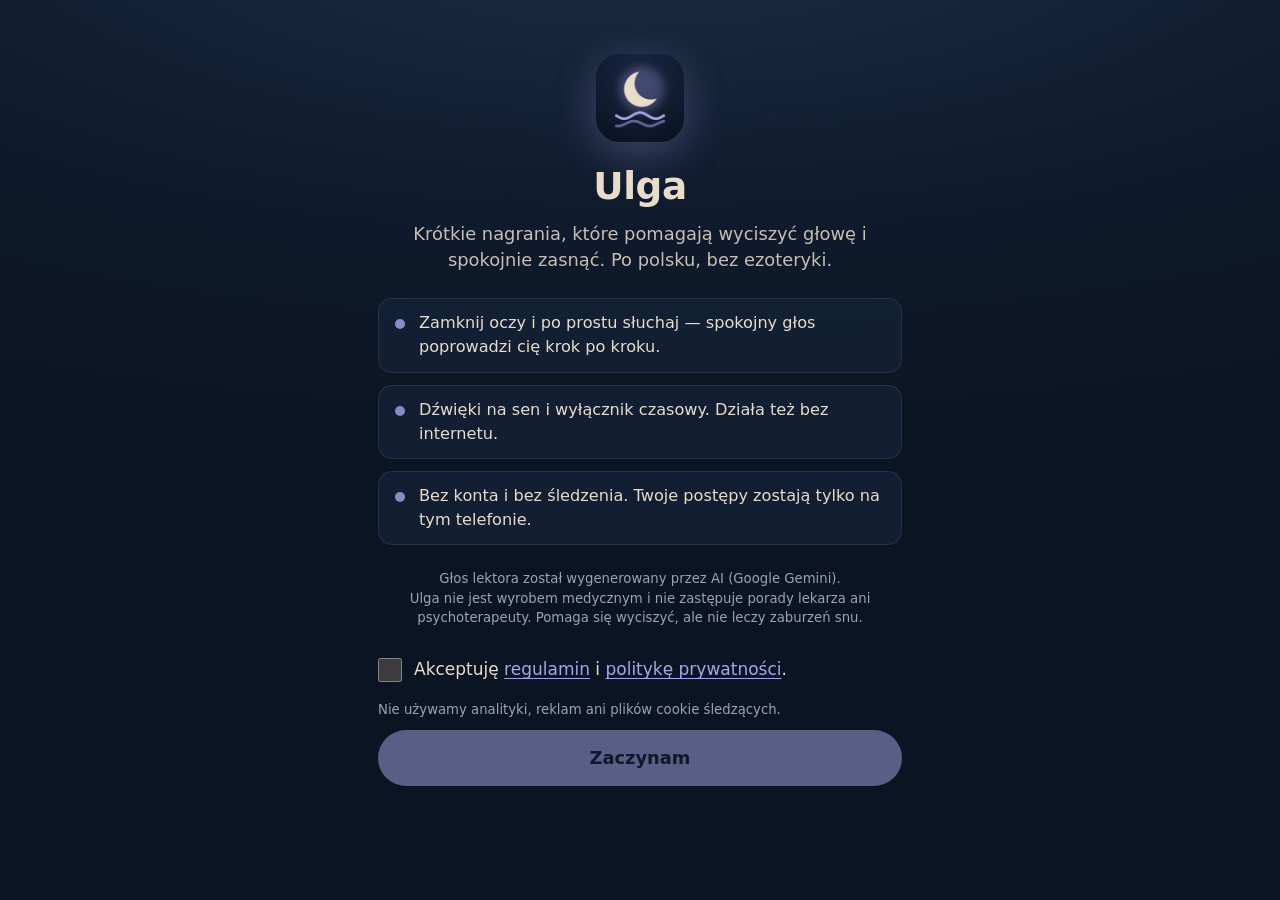
<file: index.html>
<!doctype html>
<html lang="pl" data-theme="dark">
<head>
  <meta charset="utf-8">
  <meta name="viewport" content="width=device-width, initial-scale=1, viewport-fit=cover">
  <title>Ulga — sen i spokój</title>
  <meta name="description" content="Ulga — krótkie nagrania po polsku, które pomagają wyciszyć głowę i spokojnie zasnąć. Bez konta, bez reklam, także offline.">
  <meta name="theme-color" content="#0F1B2D">
  <meta name="color-scheme" content="dark light">
  <link rel="manifest" href="manifest.webmanifest">
  <link rel="icon" href="icons/icon-192.png" type="image/png">
  <link rel="apple-touch-icon" href="icons/apple-touch-icon.png">
  <meta name="apple-mobile-web-app-capable" content="yes">
  <meta name="mobile-web-app-capable" content="yes">
  <meta name="apple-mobile-web-app-status-bar-style" content="black-translucent">
  <meta name="apple-mobile-web-app-title" content="Ulga">
  <link rel="stylesheet" href="css/app.css">
  <script>try{var s=JSON.parse(localStorage.getItem('ulga.settings')||'{}');if(s.theme)document.documentElement.dataset.theme=s.theme;}catch(e){}</script>
</head>
<body>
  <a class="skip-link" href="#app" id="skip-link"></a>
  <div id="live" class="sr-only" aria-live="polite"></div>
  <main id="app" tabindex="-1"></main>
  <nav id="tabbar" class="tabbar" hidden></nav>
  <script type="module" src="js/app.js"></script>
</body>
</html>
</file>
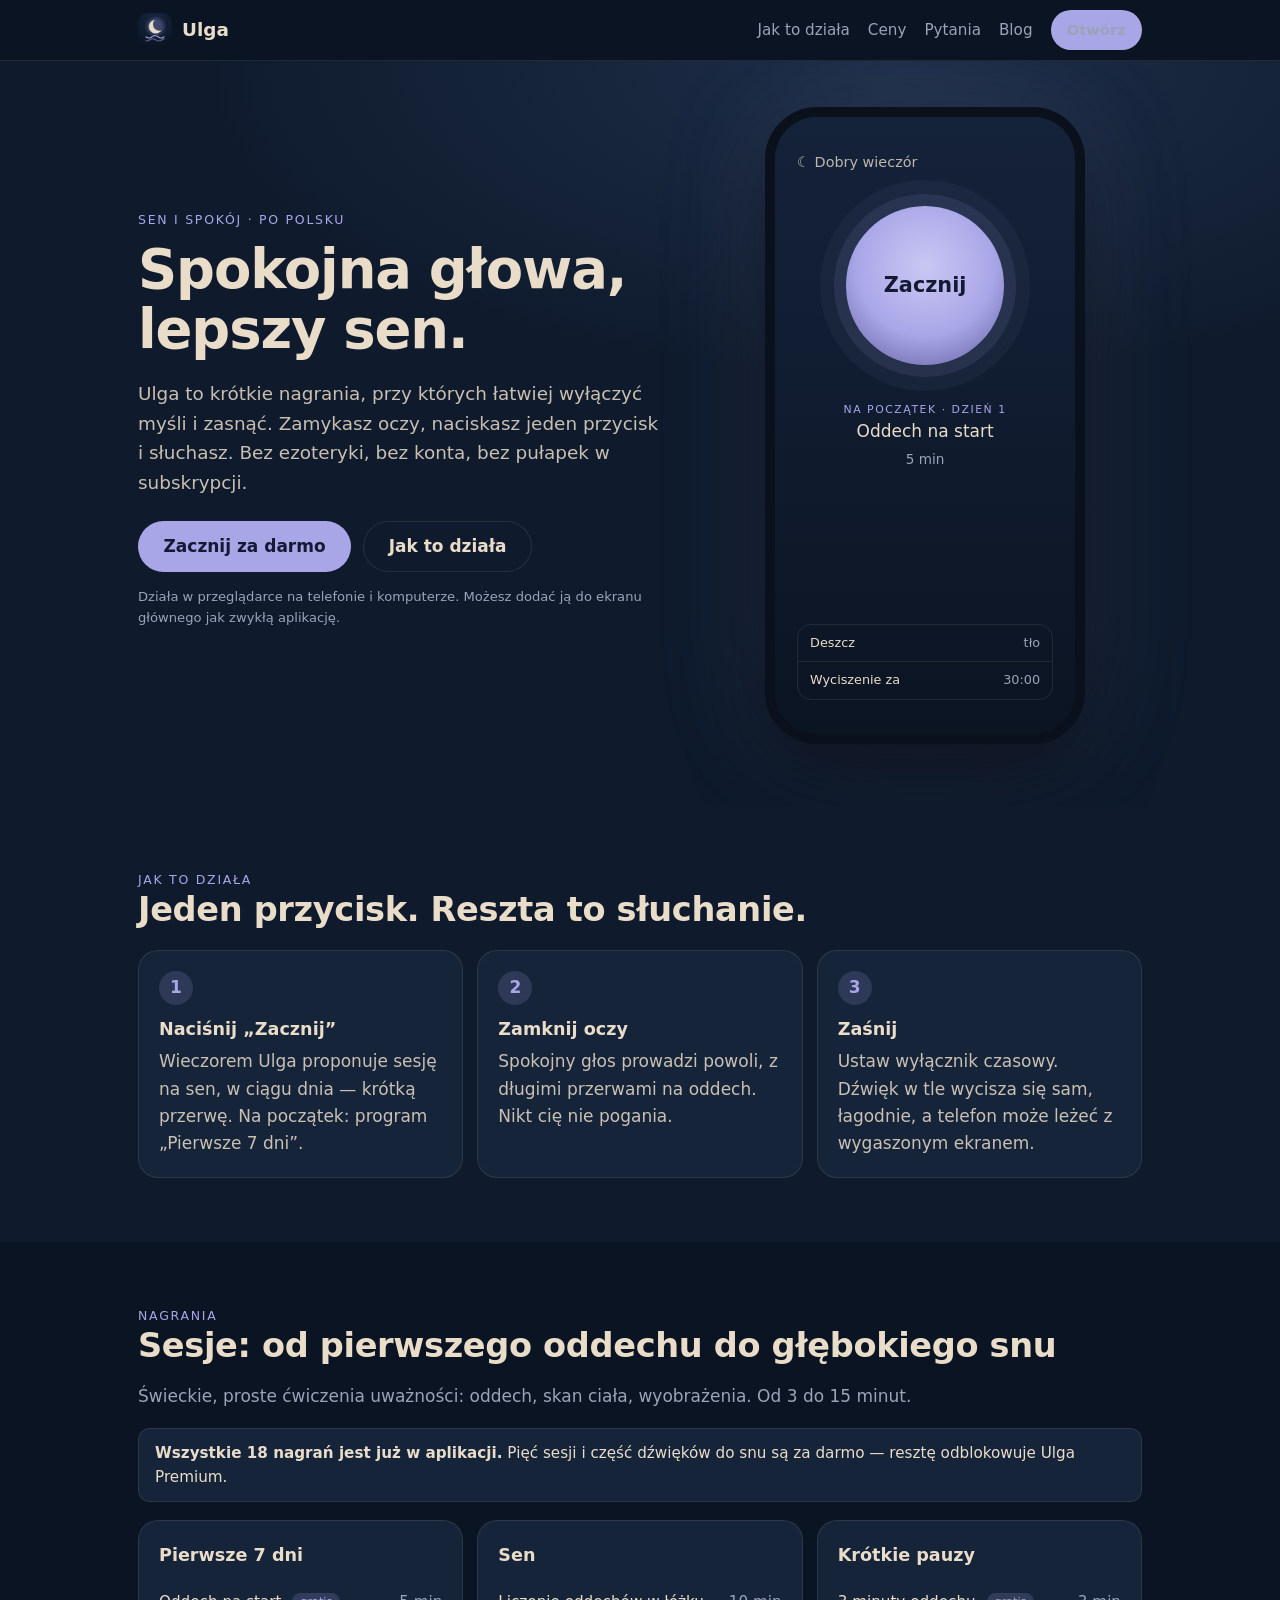
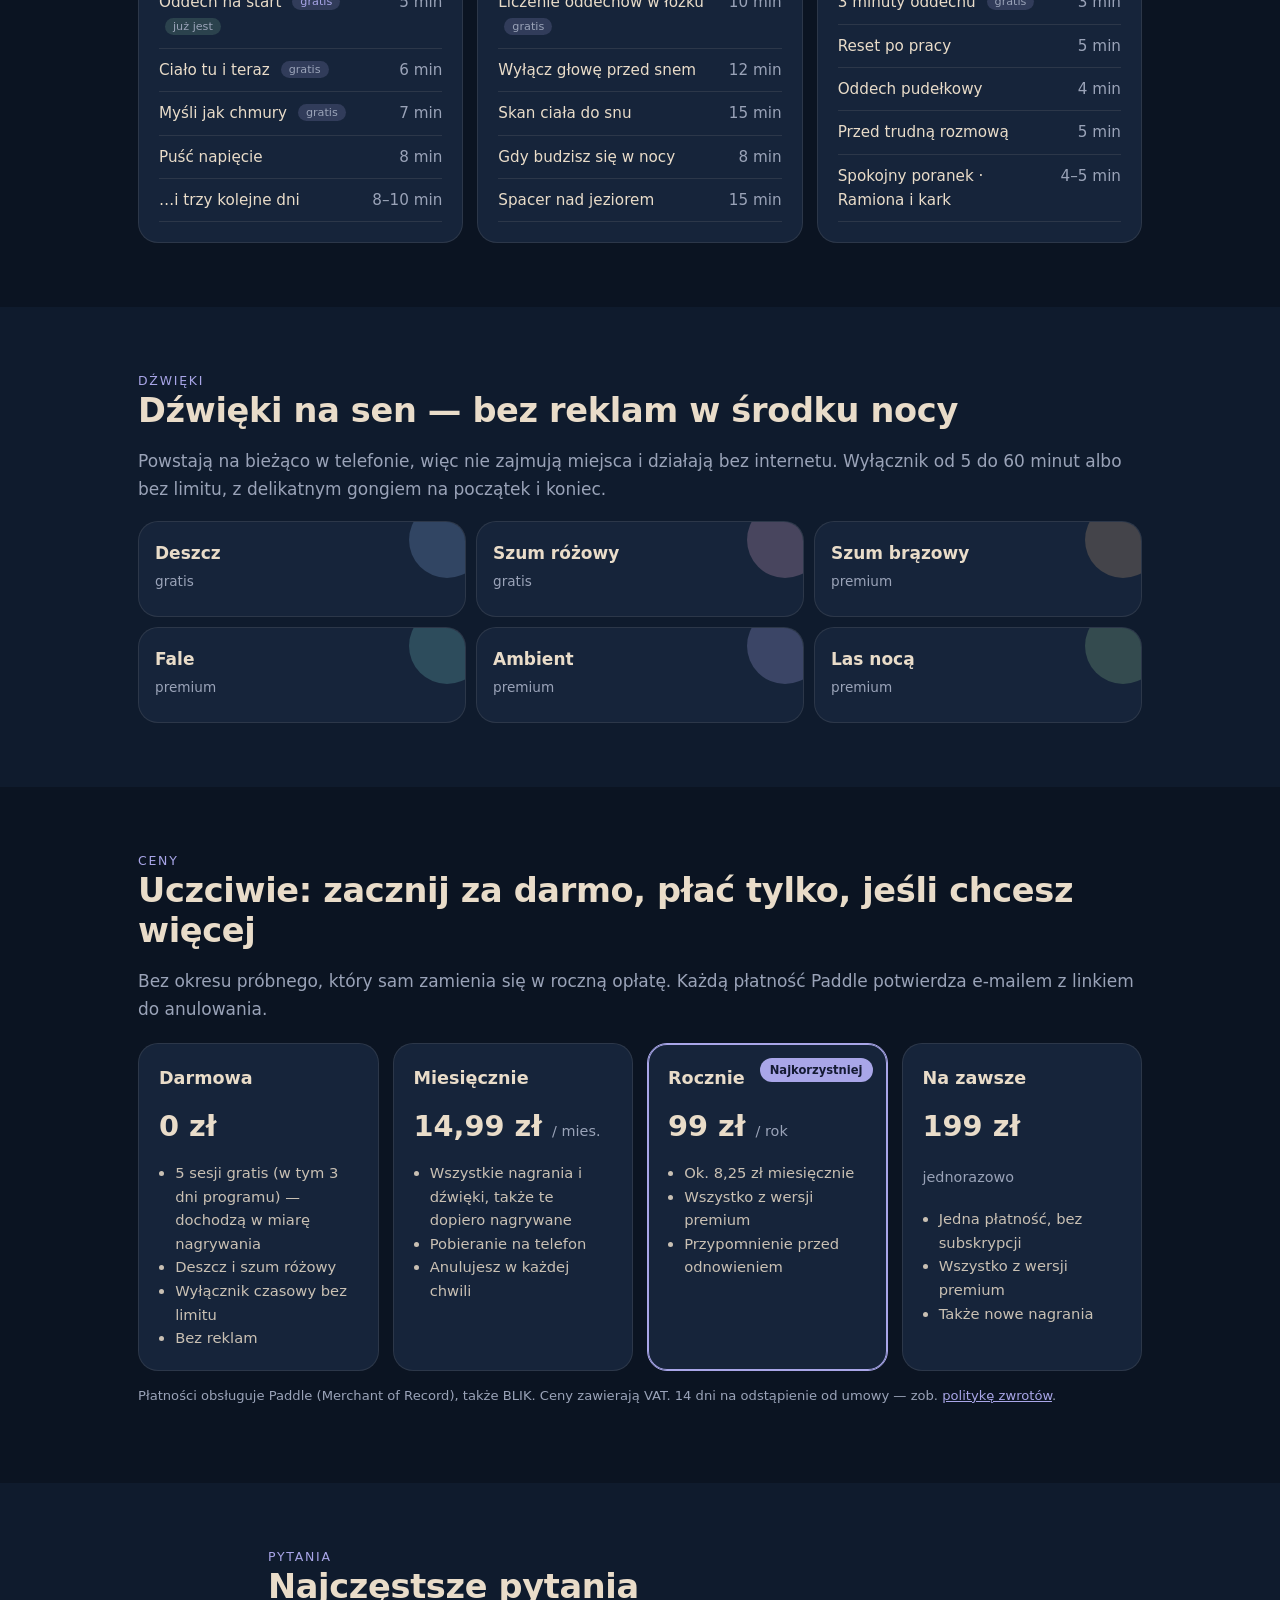
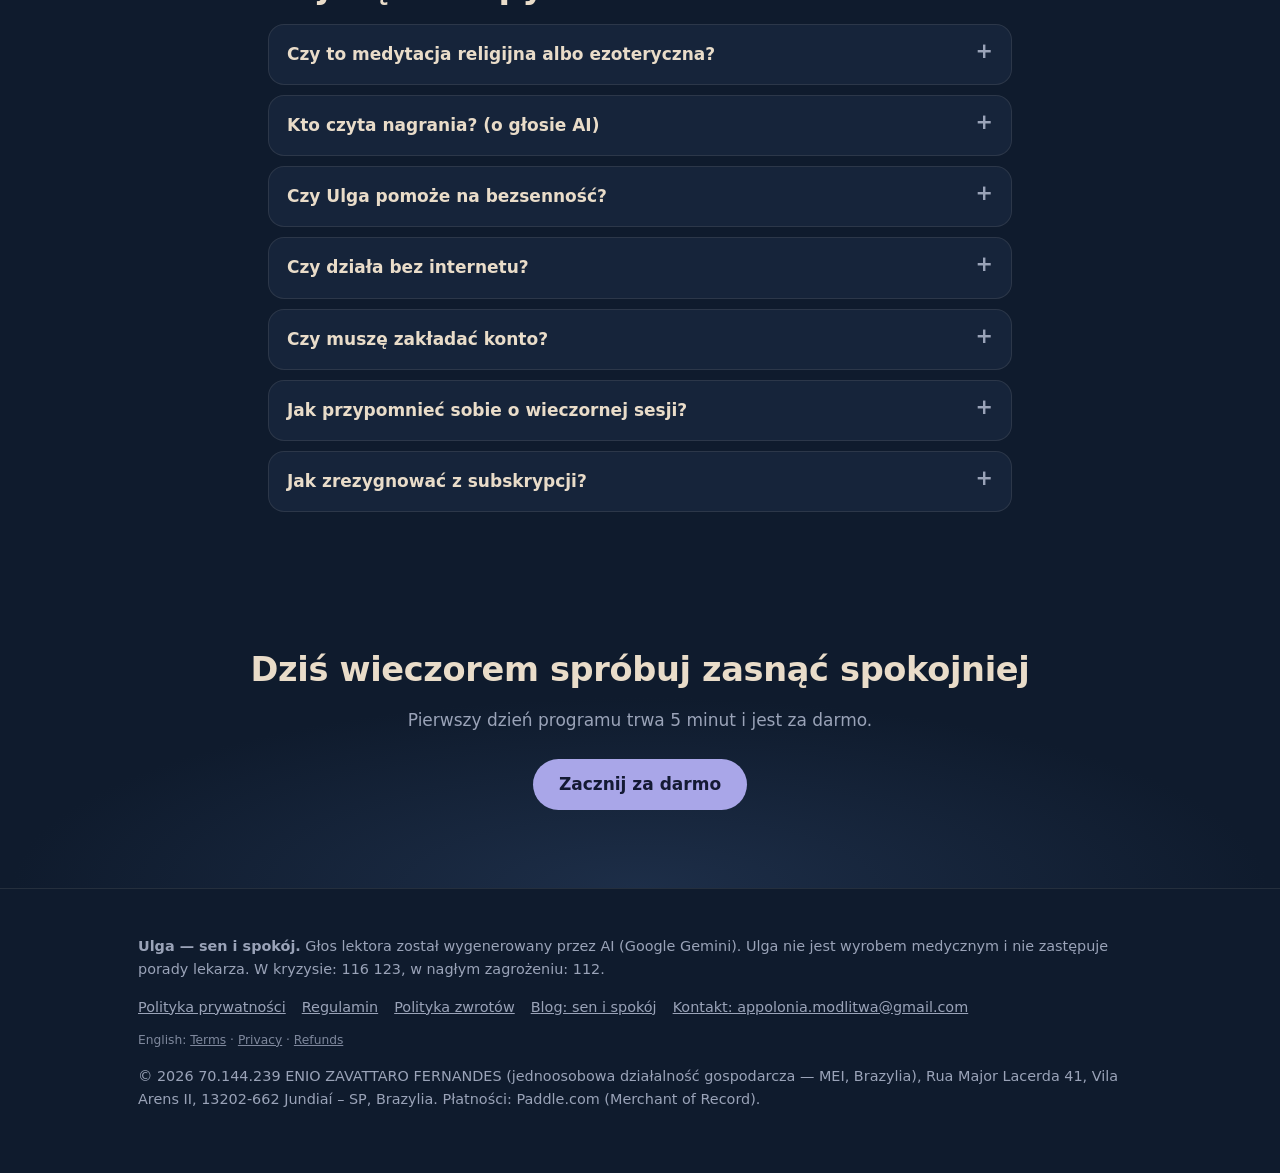
<file: site/index.html>
<!doctype html>
<html lang="pl">
<head>
<meta charset="utf-8">
<script>
  /* Adres aplikacji. Na produkcji aplikacja leży w katalogu głównym, a strona w /site/. */
  const APP_URL = '../index.html';
</script>
<meta name="viewport" content="width=device-width, initial-scale=1, viewport-fit=cover">
<title>Ulga — spokojna głowa, lepszy sen. Nagrania po polsku</title>
<meta name="description" content="Ulga to krótkie nagrania po polsku, które pomagają wyciszyć głowę i spokojnie zasnąć. Bez ezoteryki, bez konta, bez reklam. Dźwięki na sen z wyłącznikiem czasowym, działa offline.">
<meta name="theme-color" content="#0F1B2D">
<meta name="color-scheme" content="dark">
<meta property="og:type" content="website">
<meta property="og:locale" content="pl_PL">
<meta property="og:site_name" content="Ulga">
<meta property="og:title" content="Ulga — spokojna głowa, lepszy sen">
<meta property="og:description" content="Krótkie nagrania po polsku na sen i chwilę przerwy. Bez ezoteryki, bez konta, bez pułapek w subskrypcji.">
<meta property="og:url" content="https://zavattaro.github.io/ulga/site/">
<link rel="canonical" href="https://zavattaro.github.io/ulga/site/">
<link rel="icon" type="image/png" sizes="192x192" href="../icons/icon-192.png">
<link rel="apple-touch-icon" href="../icons/apple-touch-icon.png">
<script type="application/ld+json">
{
  "@context": "https://schema.org",
  "@type": "SoftwareApplication",
  "name": "Ulga — sen i spokój",
  "description": "Krótkie nagrania po polsku, które pomagają wyciszyć głowę i spokojnie zasnąć. Dźwięki na sen, wyłącznik czasowy, działa offline.",
  "applicationCategory": "HealthApplication",
  "operatingSystem": "Android, iOS, Windows, macOS (przeglądarka internetowa)",
  "inLanguage": "pl",
  "offers": [
    { "@type": "Offer", "price": "0", "priceCurrency": "PLN", "description": "Wersja darmowa" },
    { "@type": "Offer", "price": "99", "priceCurrency": "PLN", "description": "Premium — rok" },
    { "@type": "Offer", "price": "199", "priceCurrency": "PLN", "description": "Premium — na zawsze" }
  ]
}
</script>
<style>
:root{
  --bg:#0F1B2D; --bg2:#0B1422; --surface:#16243A; --surface2:#1D2E48;
  --primary:#A9A6E8; --on-primary:#141A33; --sand:#E9DCC9; --muted:#9AA3B8;
  --line:rgba(233,220,201,.10); --r:20px; --max:1040px;
  --sans:system-ui,-apple-system,'Segoe UI',Roboto,'Helvetica Neue',Arial,sans-serif;
}
*{box-sizing:border-box}
html{scroll-behavior:smooth}
body{margin:0;background:var(--bg);color:var(--sand);font:17px/1.6 var(--sans);-webkit-font-smoothing:antialiased}
a{color:var(--primary)}
.wrap{max-width:var(--max);margin:0 auto;padding:0 18px}
.top{position:sticky;top:0;z-index:5;background:rgba(11,20,34,.82);backdrop-filter:blur(12px);-webkit-backdrop-filter:blur(12px);border-bottom:1px solid var(--line)}
.top .wrap{display:flex;align-items:center;justify-content:space-between;min-height:60px;gap:12px}
.brand{display:flex;align-items:center;gap:10px;color:var(--sand);text-decoration:none;font-weight:650;font-size:1.15rem}
.brand img{width:34px;height:34px;border-radius:9px}
.top nav{display:flex;gap:18px;align-items:center}
.top nav a{color:var(--muted);text-decoration:none;font-size:.95rem}
.top nav .hide-s{display:none}
@media(min-width:720px){.top nav .hide-s{display:inline}}
.btn{display:inline-flex;align-items:center;justify-content:center;min-height:50px;padding:.7em 1.5em;border-radius:999px;background:var(--primary);color:var(--on-primary);font-weight:650;text-decoration:none;border:0}
.btn.small{min-height:40px;padding:.4em 1.1em;font-size:.92rem}
.btn.ghost{background:transparent;color:var(--sand);box-shadow:inset 0 0 0 1px var(--line)}
section{padding:64px 0}
.alt{background:var(--bg2)}
h1{font-size:clamp(2.1rem,6vw,3.4rem);line-height:1.1;margin:.2em 0 .35em;letter-spacing:-.02em;font-weight:650}
h2{font-size:clamp(1.5rem,4vw,2.1rem);line-height:1.2;margin:0 0 .5em;letter-spacing:-.01em;font-weight:620}
h3{font-size:1.1rem;margin:0 0 .3em}
.eyebrow{font-size:.78rem;text-transform:uppercase;letter-spacing:.14em;color:var(--primary);margin:0}
.lead{font-size:1.15rem;color:rgba(233,220,201,.85);max-width:36em}
.muted{color:var(--muted)}
.hero{position:relative;overflow:hidden;padding:56px 0 72px;background:radial-gradient(90% 70% at 70% 0%,var(--surface2) 0%,var(--bg) 60%)}
.hero .wrap{display:grid;gap:40px;align-items:center}
@media(min-width:860px){.hero .wrap{grid-template-columns:1.1fr .9fr}}
.cta{display:flex;flex-wrap:wrap;gap:12px;margin:24px 0 14px}
.fine{font-size:.82rem;color:var(--muted)}
.phone{justify-self:center;width:min(300px,80vw);aspect-ratio:9/18.5;border-radius:42px;background:linear-gradient(180deg,#14223A,#0B1422);box-shadow:0 0 0 10px #0a111d,0 30px 80px rgba(0,0,0,.5),0 0 120px rgba(169,166,232,.18);display:flex;flex-direction:column;align-items:center;padding:34px 22px;gap:14px}
.phone .g{align-self:flex-start;color:rgba(233,220,201,.8);font-size:.9rem}
.orb{width:62%;aspect-ratio:1;border-radius:50%;margin-top:18px;background:radial-gradient(circle at 50% 38%,#c9c7f3 0%,var(--primary) 55%,#5f5c9e 100%);display:flex;align-items:center;justify-content:center;color:var(--on-primary);font-weight:650;font-size:1.3rem;box-shadow:0 0 0 12px rgba(169,166,232,.1),0 0 0 26px rgba(169,166,232,.05);animation:br 8s ease-in-out infinite}
@keyframes br{50%{transform:scale(1.04)}}
@media(prefers-reduced-motion:reduce){.orb{animation:none}}
.phone .t{margin-top:22px;text-align:center}
.phone .t small{display:block;color:var(--primary);font-size:.68rem;letter-spacing:.14em;text-transform:uppercase}
.phone .rows{width:100%;margin-top:auto;border:1px solid var(--line);border-radius:14px;font-size:.8rem}
.phone .rows div{padding:8px 12px;display:flex;justify-content:space-between}
.phone .rows div+div{border-top:1px solid var(--line)}
.grid{display:grid;gap:14px}
@media(min-width:720px){.grid.c3{grid-template-columns:repeat(3,1fr)}.grid.c2{grid-template-columns:repeat(2,1fr)}}
.card{background:var(--surface);border:1px solid var(--line);border-radius:var(--r);padding:20px}
.card p{margin:.3em 0 0;color:rgba(233,220,201,.85)}
.num{display:inline-flex;width:34px;height:34px;border-radius:50%;align-items:center;justify-content:center;background:rgba(169,166,232,.16);color:var(--primary);font-weight:700;margin-bottom:10px}
.list{list-style:none;padding:0;margin:12px 0 0}
.list li{display:flex;justify-content:space-between;gap:12px;padding:9px 0;border-bottom:1px solid var(--line);font-size:.95rem}
.list li span:last-child{color:var(--muted);white-space:nowrap}
.tag{font-size:.7rem;background:rgba(169,166,232,.18);color:var(--primary);border-radius:999px;padding:2px 8px;margin-left:6px;vertical-align:2px}
.tag.soon{background:transparent;color:var(--muted);border:1px dashed var(--line)}
.tag.ok{background:rgba(140,200,160,.18);color:#9fd6b0}
.note{background:var(--surface);border:1px solid var(--line);border-radius:12px;padding:12px 16px;margin:12px 0 18px;font-size:.95rem}
.sounds{display:grid;grid-template-columns:repeat(2,1fr);gap:10px;margin-top:18px}
@media(min-width:720px){.sounds{grid-template-columns:repeat(3,1fr)}}
.sound{position:relative;overflow:hidden;background:var(--surface);border:1px solid var(--line);border-radius:var(--r);padding:18px 16px;min-height:96px}
.sound::before{content:'';position:absolute;right:-20px;top:-20px;width:76px;height:76px;border-radius:50%;background:var(--c);opacity:.25}
.sound b{display:block}
.sound span{font-size:.85rem;color:var(--muted)}
.plans{display:grid;gap:14px;margin-top:20px}
@media(min-width:860px){.plans{grid-template-columns:repeat(4,1fr)}}
.plan{background:var(--surface);border:1px solid var(--line);border-radius:var(--r);padding:20px;display:flex;flex-direction:column;gap:6px;position:relative}
.plan.best{border-color:var(--primary);box-shadow:inset 0 0 0 1px var(--primary)}
.plan .price{font-size:1.8rem;font-weight:650}
.plan .price small{font-size:.9rem;color:var(--muted);font-weight:400}
.plan ul{padding-left:1.1em;margin:6px 0 0;color:rgba(233,220,201,.85);font-size:.92rem}
.badge{position:absolute;top:14px;right:14px;background:var(--primary);color:var(--on-primary);font-size:.72rem;font-weight:700;border-radius:999px;padding:3px 10px}
details{background:var(--surface);border:1px solid var(--line);border-radius:16px;padding:0 18px;margin-bottom:10px}
summary{cursor:pointer;padding:16px 0;font-weight:600;list-style:none;display:flex;justify-content:space-between;gap:12px}
summary::-webkit-details-marker{display:none}
summary::after{content:'+';color:var(--muted);font-size:1.3rem;line-height:1}
details[open] summary::after{content:'–'}
details p{margin:0 0 16px;color:rgba(233,220,201,.85)}
.final{text-align:center;background:radial-gradient(70% 90% at 50% 100%,var(--surface2) 0%,var(--bg) 70%)}
footer{border-top:1px solid var(--line);padding:32px 0 48px;font-size:.9rem;color:var(--muted)}
footer nav{display:flex;flex-wrap:wrap;gap:16px;margin:10px 0}
footer a{color:var(--muted)}
</style>
</head>
<body>
<header class="top">
  <div class="wrap">
    <a class="brand" href="#top"><img src="../icons/icon-192.png" alt="" width="34" height="34">Ulga</a>
    <nav aria-label="Nawigacja">
      <a class="hide-s" href="#jak">Jak to działa</a>
      <a class="hide-s" href="#plany">Ceny</a>
      <a class="hide-s" href="#pytania">Pytania</a>
      <a class="hide-s" href="blog/index.html">Blog</a>
      <a class="btn small app-link" href="../index.html">Otwórz</a>
    </nav>
  </div>
</header>

<main>
  <section class="hero" id="top">
    <div class="wrap">
      <div>
        <p class="eyebrow">Sen i spokój · po polsku</p>
        <h1>Spokojna głowa, lepszy sen.</h1>
        <p class="lead">Ulga to krótkie nagrania, przy których łatwiej wyłączyć myśli i zasnąć. Zamykasz oczy, naciskasz jeden przycisk i słuchasz. Bez ezoteryki, bez konta, bez pułapek w subskrypcji.</p>
        <div class="cta">
          <a class="btn app-link" href="../index.html">Zacznij za darmo</a>
          <a class="btn ghost" href="#jak">Jak to działa</a>
        </div>
        <p class="fine">Działa w przeglądarce na telefonie i komputerze. Możesz dodać ją do ekranu głównego jak zwykłą aplikację.</p>
      </div>
      <div class="phone" aria-hidden="true">
        <span class="g">☾ Dobry wieczór</span>
        <div class="orb">Zacznij</div>
        <div class="t"><small>Na początek · Dzień 1</small>Oddech na start<br><span class="muted" style="font-size:.85rem">5 min</span></div>
        <div class="rows"><div><span>Deszcz</span><span class="muted">tło</span></div><div><span>Wyciszenie za</span><span class="muted">30:00</span></div></div>
      </div>
    </div>
  </section>

  <section id="jak" aria-labelledby="jak-h">
    <div class="wrap">
      <p class="eyebrow">Jak to działa</p>
      <h2 id="jak-h">Jeden przycisk. Reszta to słuchanie.</h2>
      <div class="grid c3" style="margin-top:20px">
        <div class="card"><span class="num">1</span><h3>Naciśnij „Zacznij”</h3><p>Wieczorem Ulga proponuje sesję na sen, w ciągu dnia — krótką przerwę. Na początek: program „Pierwsze 7 dni”.</p></div>
        <div class="card"><span class="num">2</span><h3>Zamknij oczy</h3><p>Spokojny głos prowadzi powoli, z długimi przerwami na oddech. Nikt cię nie pogania.</p></div>
        <div class="card"><span class="num">3</span><h3>Zaśnij</h3><p>Ustaw wyłącznik czasowy. Dźwięk w tle wycisza się sam, łagodnie, a telefon może leżeć z wygaszonym ekranem.</p></div>
      </div>
    </div>
  </section>

  <section class="alt" id="sesje" aria-labelledby="sesje-h">
    <div class="wrap">
      <p class="eyebrow">Nagrania</p>
      <h2 id="sesje-h">Sesje: od pierwszego oddechu do głębokiego snu</h2>
      <p class="muted">Świeckie, proste ćwiczenia uważności: oddech, skan ciała, wyobrażenia. Od 3 do 15 minut.</p>
      <p class="note" id="sesje-uczciwie"><strong>Wszystkie 18 nagrań jest już w aplikacji.</strong> Pięć sesji i część dźwięków do snu są za darmo — resztę odblokowuje Ulga Premium.</p>
      <div class="grid c3">
        <div class="card"><h3>Pierwsze 7 dni</h3>
          <ul class="list">
            <li><span>Oddech na start <span class="tag">gratis</span> <span class="tag ok">już jest</span></span><span>5 min</span></li>
            <li><span>Ciało tu i teraz <span class="tag">gratis</span></span><span>6 min</span></li>
            <li><span>Myśli jak chmury <span class="tag">gratis</span></span><span>7 min</span></li>
            <li><span>Puść napięcie</span><span>8 min</span></li>
            <li><span>…i trzy kolejne dni</span><span>8–10 min</span></li>
          </ul></div>
        <div class="card"><h3>Sen</h3>
          <ul class="list">
            <li><span>Liczenie oddechów w łóżku <span class="tag">gratis</span></span><span>10 min</span></li>
            <li><span>Wyłącz głowę przed snem</span><span>12 min</span></li>
            <li><span>Skan ciała do snu</span><span>15 min</span></li>
            <li><span>Gdy budzisz się w nocy</span><span>8 min</span></li>
            <li><span>Spacer nad jeziorem</span><span>15 min</span></li>
          </ul></div>
        <div class="card"><h3>Krótkie pauzy</h3>
          <ul class="list">
            <li><span>3 minuty oddechu <span class="tag">gratis</span></span><span>3 min</span></li>
            <li><span>Reset po pracy</span><span>5 min</span></li>
            <li><span>Oddech pudełkowy</span><span>4 min</span></li>
            <li><span>Przed trudną rozmową</span><span>5 min</span></li>
            <li><span>Spokojny poranek · Ramiona i kark</span><span>4–5 min</span></li>
          </ul></div>
      </div>
    </div>
  </section>

  <section id="dzwieki" aria-labelledby="dzw-h">
    <div class="wrap">
      <p class="eyebrow">Dźwięki</p>
      <h2 id="dzw-h">Dźwięki na sen — bez reklam w środku nocy</h2>
      <p class="muted">Powstają na bieżąco w telefonie, więc nie zajmują miejsca i działają bez internetu. Wyłącznik od 5 do 60 minut albo bez limitu, z delikatnym gongiem na początek i koniec.</p>
      <div class="sounds">
        <div class="sound" style="--c:#7FA7D9"><b>Deszcz</b><span>gratis</span></div>
        <div class="sound" style="--c:#D9A7C7"><b>Szum różowy</b><span>gratis</span></div>
        <div class="sound" style="--c:#C9A27A"><b>Szum brązowy</b><span>premium</span></div>
        <div class="sound" style="--c:#6FC2C0"><b>Fale</b><span>premium</span></div>
        <div class="sound" style="--c:#A9A6E8"><b>Ambient</b><span>premium</span></div>
        <div class="sound" style="--c:#8DBF8A"><b>Las nocą</b><span>premium</span></div>
      </div>
    </div>
  </section>

  <section class="alt" id="plany" aria-labelledby="plany-h">
    <div class="wrap">
      <p class="eyebrow">Ceny</p>
      <h2 id="plany-h">Uczciwie: zacznij za darmo, płać tylko, jeśli chcesz więcej</h2>
      <p class="muted">Bez okresu próbnego, który sam zamienia się w roczną opłatę. Każdą płatność Paddle potwierdza e-mailem z linkiem do anulowania.</p>
      <div class="plans">
        <div class="plan"><h3>Darmowa</h3><div class="price">0 zł</div><ul><li>5 sesji gratis (w tym 3 dni programu) — dochodzą w miarę nagrywania</li><li>Deszcz i szum różowy</li><li>Wyłącznik czasowy bez limitu</li><li>Bez reklam</li></ul></div>
        <div class="plan"><h3>Miesięcznie</h3><div class="price">14,99 zł <small>/ mies.</small></div><ul><li>Wszystkie nagrania i dźwięki, także te dopiero nagrywane</li><li>Pobieranie na telefon</li><li>Anulujesz w każdej chwili</li></ul></div>
        <div class="plan best"><span class="badge">Najkorzystniej</span><h3>Rocznie</h3><div class="price">99 zł <small>/ rok</small></div><ul><li>Ok. 8,25 zł miesięcznie</li><li>Wszystko z wersji premium</li><li>Przypomnienie przed odnowieniem</li></ul></div>
        <div class="plan"><h3>Na zawsze</h3><div class="price">199 zł <small>jednorazowo</small></div><ul><li>Jedna płatność, bez subskrypcji</li><li>Wszystko z wersji premium</li><li>Także nowe nagrania</li></ul></div>
      </div>
      <p class="fine" style="margin-top:14px">Płatności obsługuje Paddle (Merchant of Record), także BLIK. Ceny zawierają VAT. 14 dni na odstąpienie od umowy — zob. <a href="../legal/refund.html">politykę zwrotów</a>.</p>
    </div>
  </section>

  <section id="pytania" aria-labelledby="faq-h">
    <div class="wrap" style="max-width:780px">
      <p class="eyebrow">Pytania</p>
      <h2 id="faq-h">Najczęstsze pytania</h2>
      <details><summary>Czy to medytacja religijna albo ezoteryczna?</summary><p>Nie. Ulga jest świecka: proste ćwiczenia oddechu, uwagi i rozluźnienia ciała, bez mantr, energii i czakr.</p></details>
      <details id="faq-ai"><summary>Kto czyta nagrania? (o głosie AI)</summary><p>Głos lektora został wygenerowany przez AI (Google Gemini). Teksty piszemy sami, a każde nagranie składamy z krótkich fragmentów z długimi, zaplanowanymi przerwami — dzięki temu tempo jest naprawdę spokojne. Informujemy o tym otwarcie w aplikacji, zgodnie z unijnym AI Act. Do tworzenia głosu nie są używane żadne twoje dane.</p></details>
      <details><summary>Czy Ulga pomoże na bezsenność?</summary><p>Ulga pomaga się wyciszyć i odprężyć przed snem, ale nie jest wyrobem medycznym i nie leczy zaburzeń snu. Jeśli problemy ze snem trwają dłużej, porozmawiaj z lekarzem.</p></details>
      <details><summary>Czy działa bez internetu?</summary><p>Tak. Aplikacja zapisuje się w telefonie, a nagrania możesz pobrać przyciskiem „Pobierz na telefon”. Dźwięki w tle działają zawsze, bo powstają w telefonie.</p></details>
      <details><summary>Czy muszę zakładać konto?</summary><p>Nie. Nie ma konta, analityki ani reklam. Postępy zostają tylko na twoim urządzeniu. Po zakupie dostajesz e-mailem kod licencyjny, który wpisujesz w aplikacji.</p></details>
      <details><summary>Jak przypomnieć sobie o wieczornej sesji?</summary><p>W Ustawieniach wybierz godzinę i naciśnij „Dodaj do kalendarza”. Do twojego kalendarza trafi codzienne wydarzenie z powiadomieniem — działa na iPhonie i Androidzie.</p></details>
      <details><summary>Jak zrezygnować z subskrypcji?</summary><p>Linkiem w e-mailu z potwierdzeniem zakupu, w każdej chwili. Dostęp trwa do końca opłaconego okresu. Jeśli nie lubisz subskrypcji, wybierz plan „Na zawsze”.</p></details>
    </div>
  </section>

  <section class="final" aria-labelledby="final-h">
    <div class="wrap">
      <h2 id="final-h">Dziś wieczorem spróbuj zasnąć spokojniej</h2>
      <p class="muted">Pierwszy dzień programu trwa 5 minut i jest za darmo.</p>
      <div class="cta" style="justify-content:center"><a class="btn app-link" href="../index.html">Zacznij za darmo</a></div>
    </div>
  </section>
</main>

<footer>
  <div class="wrap">
    <p><strong>Ulga — sen i spokój.</strong> Głos lektora został wygenerowany przez AI (Google Gemini). Ulga nie jest wyrobem medycznym i nie zastępuje porady lekarza. W kryzysie: 116 123, w nagłym zagrożeniu: 112.</p>
    <nav aria-label="Informacje prawne">
      <a href="../legal/privacy.html">Polityka prywatności</a>
      <a href="../legal/terms.html">Regulamin</a>
      <a href="../legal/refund.html">Polityka zwrotów</a>
      <a href="blog/index.html">Blog: sen i spokój</a>
      <a href="mailto:appolonia.modlitwa@gmail.com">Kontakt: appolonia.modlitwa@gmail.com</a>
    </nav>
    <p class="en-legal" lang="en" style="font-size:.85em;opacity:.8">English: <a href="../legal/en/terms.html">Terms</a> · <a href="../legal/en/privacy.html">Privacy</a> · <a href="../legal/en/refund.html">Refunds</a></p>
    <p>© 2026 70.144.239 ENIO ZAVATTARO FERNANDES (jednoosobowa działalność gospodarcza — MEI, Brazylia), Rua Major Lacerda 41, Vila Arens II, 13202-662 Jundiaí – SP, Brazylia. Płatności: Paddle.com (Merchant of Record).</p>
  </div>
</footer>
<script>document.querySelectorAll('.app-link').forEach(function (a) { a.href = APP_URL; });</script>
</body>
</html>
</file>
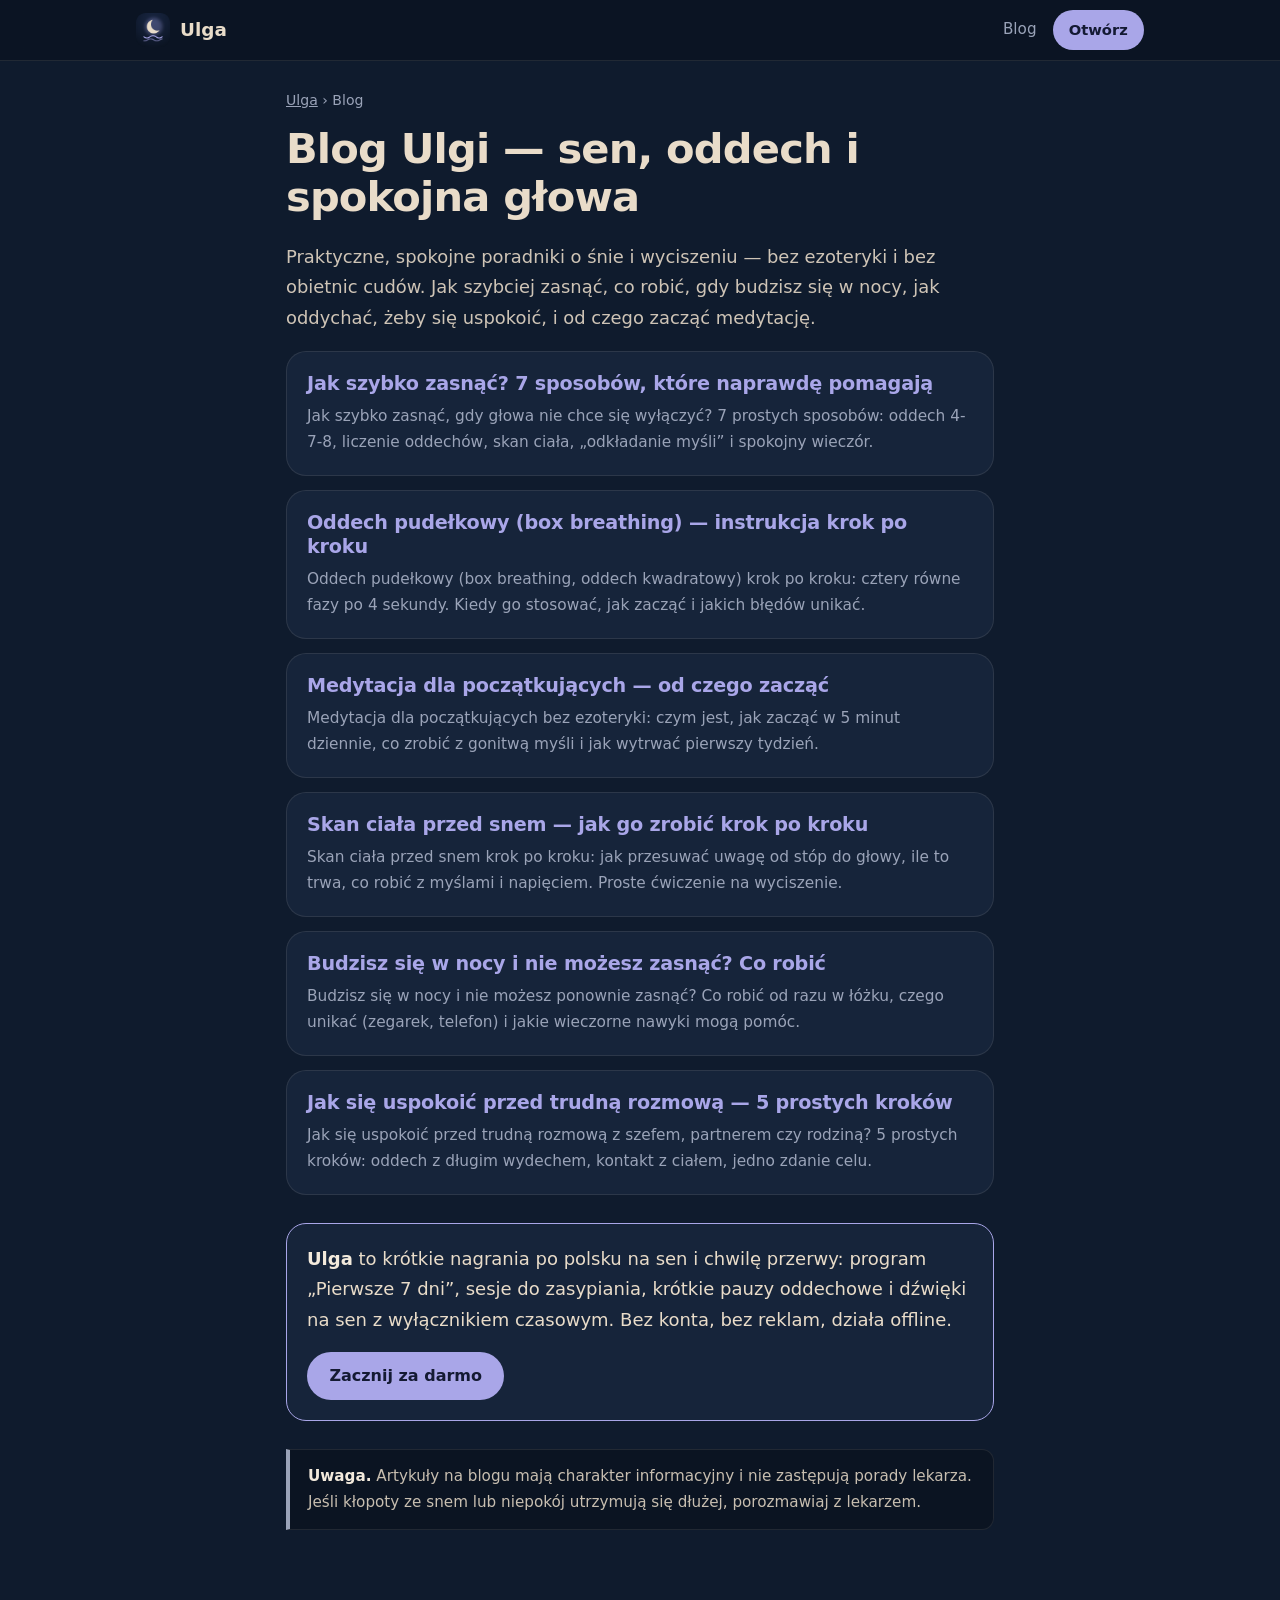
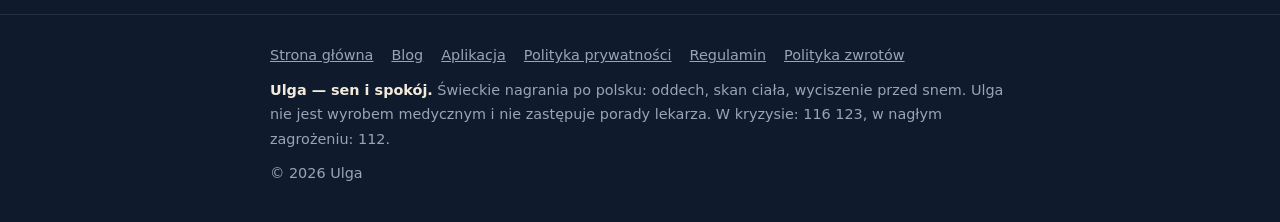
<file: site/blog/index.html>
<!doctype html>
<html lang="pl">
<head>
<meta charset="utf-8">
<meta name="viewport" content="width=device-width, initial-scale=1, viewport-fit=cover">
<title>Blog — sen, oddech i spokojna głowa | Ulga</title>
<meta name="description" content="Blog Ulgi: jak szybko zasnąć, oddech pudełkowy krok po kroku, skan ciała przed snem, medytacja dla początkujących i co robić, gdy budzisz się w nocy.">
<link rel="canonical" href="https://zavattaro.github.io/ulga/site/blog/">
<meta name="theme-color" content="#0F1B2D">
<meta name="color-scheme" content="dark">
<meta property="og:type" content="website">
<meta property="og:locale" content="pl_PL">
<meta property="og:site_name" content="Ulga">
<meta property="og:title" content="Blog Ulgi — sen, oddech i spokojna głowa">
<meta property="og:description" content="Blog Ulgi: jak szybko zasnąć, oddech pudełkowy krok po kroku, skan ciała przed snem, medytacja dla początkujących i co robić, gdy budzisz się w nocy.">
<meta property="og:url" content="https://zavattaro.github.io/ulga/site/blog/">
<meta property="og:image" content="https://zavattaro.github.io/ulga/icons/icon-512.png">
<meta name="twitter:card" content="summary">
<link rel="icon" type="image/png" sizes="192x192" href="../../icons/icon-192.png">
<link rel="apple-touch-icon" href="../../icons/apple-touch-icon.png">
<script type="application/ld+json">
{
 "@context": "https://schema.org",
 "@graph": [
  {
   "@type": "Blog",
   "name": "Blog Ulgi",
   "description": "Blog Ulgi: jak szybko zasnąć, oddech pudełkowy krok po kroku, skan ciała przed snem, medytacja dla początkujących i co robić, gdy budzisz się w nocy.",
   "inLanguage": "pl",
   "url": "https://zavattaro.github.io/ulga/site/blog/",
   "publisher": {
    "@type": "Organization",
    "name": "Ulga",
    "url": "https://zavattaro.github.io/ulga/site/",
    "logo": {
     "@type": "ImageObject",
     "url": "https://zavattaro.github.io/ulga/icons/icon-512.png"
    }
   },
   "blogPost": [
    {
     "@type": "BlogPosting",
     "headline": "Jak szybko zasnąć? 7 sposobów, które naprawdę pomagają",
     "url": "https://zavattaro.github.io/ulga/site/blog/jak-szybko-zasnac.html"
    },
    {
     "@type": "BlogPosting",
     "headline": "Oddech pudełkowy (box breathing) — instrukcja krok po kroku",
     "url": "https://zavattaro.github.io/ulga/site/blog/oddech-pudelkowy.html"
    },
    {
     "@type": "BlogPosting",
     "headline": "Medytacja dla początkujących — od czego zacząć",
     "url": "https://zavattaro.github.io/ulga/site/blog/medytacja-dla-poczatkujacych.html"
    },
    {
     "@type": "BlogPosting",
     "headline": "Skan ciała przed snem — jak go zrobić",
     "url": "https://zavattaro.github.io/ulga/site/blog/skan-ciala-przed-snem.html"
    },
    {
     "@type": "BlogPosting",
     "headline": "Budzisz się w nocy i nie możesz zasnąć? Co robić",
     "url": "https://zavattaro.github.io/ulga/site/blog/budzenie-sie-w-nocy.html"
    },
    {
     "@type": "BlogPosting",
     "headline": "Jak się uspokoić przed trudną rozmową — 5 prostych kroków",
     "url": "https://zavattaro.github.io/ulga/site/blog/jak-sie-uspokoic-przed-trudna-rozmowa.html"
    }
   ]
  },
  {
   "@type": "BreadcrumbList",
   "itemListElement": [
    {
     "@type": "ListItem",
     "position": 1,
     "name": "Ulga",
     "item": "https://zavattaro.github.io/ulga/site/"
    },
    {
     "@type": "ListItem",
     "position": 2,
     "name": "Blog",
     "item": "https://zavattaro.github.io/ulga/site/blog/"
    }
   ]
  }
 ]
}
</script>
<style>
:root{--bg:#0F1B2D;--bg2:#0B1422;--surface:#16243A;--surface2:#1D2E48;--primary:#A9A6E8;--on-primary:#141A33;--sand:#E9DCC9;--muted:#9AA3B8;--line:rgba(233,220,201,.10);--r:20px;
--sans:system-ui,-apple-system,'Segoe UI',Roboto,'Helvetica Neue',Arial,sans-serif}
*,*::before,*::after{box-sizing:border-box}
html{-webkit-text-size-adjust:100%}
body{margin:0;background:var(--bg);color:var(--sand);font:18px/1.7 var(--sans);-webkit-font-smoothing:antialiased;overflow-x:hidden}
a{color:var(--primary)}
:focus-visible{outline:3px solid var(--primary);outline-offset:3px}
.skip{position:absolute;left:-9999px}.skip:focus{left:12px;top:12px;z-index:9;background:var(--surface);padding:8px 12px;border-radius:8px}
h1,h2,h3{line-height:1.25;letter-spacing:-.01em;font-weight:640;margin:1.6em 0 .5em}
h1{font-size:clamp(1.9rem,6vw,2.6rem);line-height:1.15;letter-spacing:-.02em;margin-top:.3em}
h2{font-size:clamp(1.35rem,4.2vw,1.7rem)}
h3{font-size:1.15rem}
p,ul,ol{margin:0 0 1em}
li{margin:.3em 0}
strong{color:#F3EADC}
.top{position:sticky;top:0;z-index:5;background:rgba(11,20,34,.86);backdrop-filter:blur(12px);-webkit-backdrop-filter:blur(12px);border-bottom:1px solid var(--line)}
.top .in{max-width:1040px;margin:0 auto;padding:0 16px;display:flex;align-items:center;justify-content:space-between;min-height:60px;gap:12px}
.brand{display:flex;align-items:center;gap:10px;color:var(--sand);text-decoration:none;font-weight:650;font-size:1.15rem}
.brand img{width:34px;height:34px;border-radius:9px}
.top nav{display:flex;align-items:center;gap:16px}
.top nav a.link{color:var(--muted);text-decoration:none;font-size:.95rem}
.btn{display:inline-flex;align-items:center;justify-content:center;text-align:center;min-height:48px;padding:.7em 1.4em;border-radius:999px;background:var(--primary);color:var(--on-primary);font:650 1rem/1.2 var(--sans);text-decoration:none}
.btn-sm{min-height:40px;padding:.4em 1.1em;font-size:.92rem}
main{max-width:740px;margin:0 auto;padding:12px 16px 56px}
.crumbs{font-size:.88rem;color:var(--muted);margin:16px 0 0}
.crumbs a{color:var(--muted)}
.meta{color:var(--muted);font-size:.92rem}
.lead{font-size:1.12rem;color:rgba(233,220,201,.88)}
.steps{padding-left:1.3em}
.steps li{margin:.5em 0}
.cta{background:var(--surface);border:1px solid var(--primary);border-radius:var(--r);padding:20px;margin:28px 0}
.cta p{margin:0 0 .9em}
.uwaga{background:var(--bg2);border:1px solid var(--line);border-left:4px solid var(--muted);border-radius:0 12px 12px 0;padding:14px 18px;margin:28px 0;font-size:.95rem;color:rgba(233,220,201,.85)}
.uwaga p{margin:0}
.tip{background:var(--surface);border-radius:14px;padding:14px 18px;margin:0 0 1.2em}
.tip p:last-child{margin:0}
.cards{list-style:none;padding:0;display:grid;gap:14px}
.cards li{margin:0}
.cards a{display:block;background:var(--surface);border:1px solid var(--line);border-radius:var(--r);padding:20px;text-decoration:none;color:var(--sand)}
.cards a:hover{border-color:var(--primary)}
.cards h2{font-size:1.2rem;margin:0 0 .35em;color:var(--primary)}
.cards p{margin:0;color:var(--muted);font-size:.96rem}
.more{border-top:1px solid var(--line);margin-top:36px;padding-top:12px}
footer{border-top:1px solid var(--line);padding:28px 16px calc(36px + env(safe-area-inset-bottom));font-size:.9rem;color:var(--muted)}
footer .in{max-width:740px;margin:0 auto;display:grid;gap:10px}
footer nav{display:flex;flex-wrap:wrap;gap:8px 18px}
footer a{color:var(--muted)}
footer p{margin:0}
</style>
</head>
<body>
<a class="skip" href="#tresc">Przejdź do treści</a>
<header class="top"><div class="in">
<a class="brand" href="../index.html"><img src="../../icons/icon-192.png" alt="" width="34" height="34">Ulga</a>
<nav aria-label="Nawigacja"><a class="link" href="index.html">Blog</a><a class="btn btn-sm" href="https://zavattaro.github.io/ulga/">Otwórz</a></nav>
</div></header>
<main id="tresc">
<p class="crumbs"><a href="../index.html">Ulga</a> › Blog</p>
<article>
<h1>Blog Ulgi — sen, oddech i spokojna głowa</h1>

<p class="lead">Praktyczne, spokojne poradniki o śnie i wyciszeniu — bez ezoteryki i bez obietnic cudów. Jak szybciej zasnąć, co robić, gdy budzisz się w nocy, jak oddychać, żeby się uspokoić, i od czego zacząć medytację.</p>
<ul class="cards"><li><a href="jak-szybko-zasnac.html"><h2>Jak szybko zasnąć? 7 sposobów, które naprawdę pomagają</h2><p>Jak szybko zasnąć, gdy głowa nie chce się wyłączyć? 7 prostych sposobów: oddech 4-7-8, liczenie oddechów, skan ciała, „odkładanie myśli” i spokojny wieczór.</p></a></li><li><a href="oddech-pudelkowy.html"><h2>Oddech pudełkowy (box breathing) — instrukcja krok po kroku</h2><p>Oddech pudełkowy (box breathing, oddech kwadratowy) krok po kroku: cztery równe fazy po 4 sekundy. Kiedy go stosować, jak zacząć i jakich błędów unikać.</p></a></li><li><a href="medytacja-dla-poczatkujacych.html"><h2>Medytacja dla początkujących — od czego zacząć</h2><p>Medytacja dla początkujących bez ezoteryki: czym jest, jak zacząć w 5 minut dziennie, co zrobić z gonitwą myśli i jak wytrwać pierwszy tydzień.</p></a></li><li><a href="skan-ciala-przed-snem.html"><h2>Skan ciała przed snem — jak go zrobić krok po kroku</h2><p>Skan ciała przed snem krok po kroku: jak przesuwać uwagę od stóp do głowy, ile to trwa, co robić z myślami i napięciem. Proste ćwiczenie na wyciszenie.</p></a></li><li><a href="budzenie-sie-w-nocy.html"><h2>Budzisz się w nocy i nie możesz zasnąć? Co robić</h2><p>Budzisz się w nocy i nie możesz ponownie zasnąć? Co robić od razu w łóżku, czego unikać (zegarek, telefon) i jakie wieczorne nawyki mogą pomóc.</p></a></li><li><a href="jak-sie-uspokoic-przed-trudna-rozmowa.html"><h2>Jak się uspokoić przed trudną rozmową — 5 prostych kroków</h2><p>Jak się uspokoić przed trudną rozmową z szefem, partnerem czy rodziną? 5 prostych kroków: oddech z długim wydechem, kontakt z ciałem, jedno zdanie celu.</p></a></li></ul>
<aside class="cta" aria-label="Aplikacja Ulga"><p><strong>Ulga</strong> to krótkie nagrania po polsku na sen i chwilę przerwy: program „Pierwsze 7 dni”, sesje do zasypiania, krótkie pauzy oddechowe i dźwięki na sen z wyłącznikiem czasowym. Bez konta, bez reklam, działa offline.</p><a class="btn" href="https://zavattaro.github.io/ulga/">Zacznij za darmo</a></aside>
<aside class="uwaga" aria-label="Uwaga"><p><strong>Uwaga.</strong> Artykuły na blogu mają charakter informacyjny i nie zastępują porady lekarza. Jeśli kłopoty ze snem lub niepokój utrzymują się dłużej, porozmawiaj z lekarzem.</p></aside>
</article>

</main>
<footer><div class="in">
<nav aria-label="Stopka"><a href="../index.html">Strona główna</a><a href="index.html">Blog</a><a href="https://zavattaro.github.io/ulga/">Aplikacja</a><a href="../../legal/privacy.html">Polityka prywatności</a><a href="../../legal/terms.html">Regulamin</a><a href="../../legal/refund.html">Polityka zwrotów</a></nav>
<p><strong>Ulga — sen i spokój.</strong> Świeckie nagrania po polsku: oddech, skan ciała, wyciszenie przed snem. Ulga nie jest wyrobem medycznym i nie zastępuje porady lekarza. W kryzysie: 116 123, w nagłym zagrożeniu: 112.</p>
<p>© 2026 Ulga</p>
</div></footer>
</body>
</html>
</file>
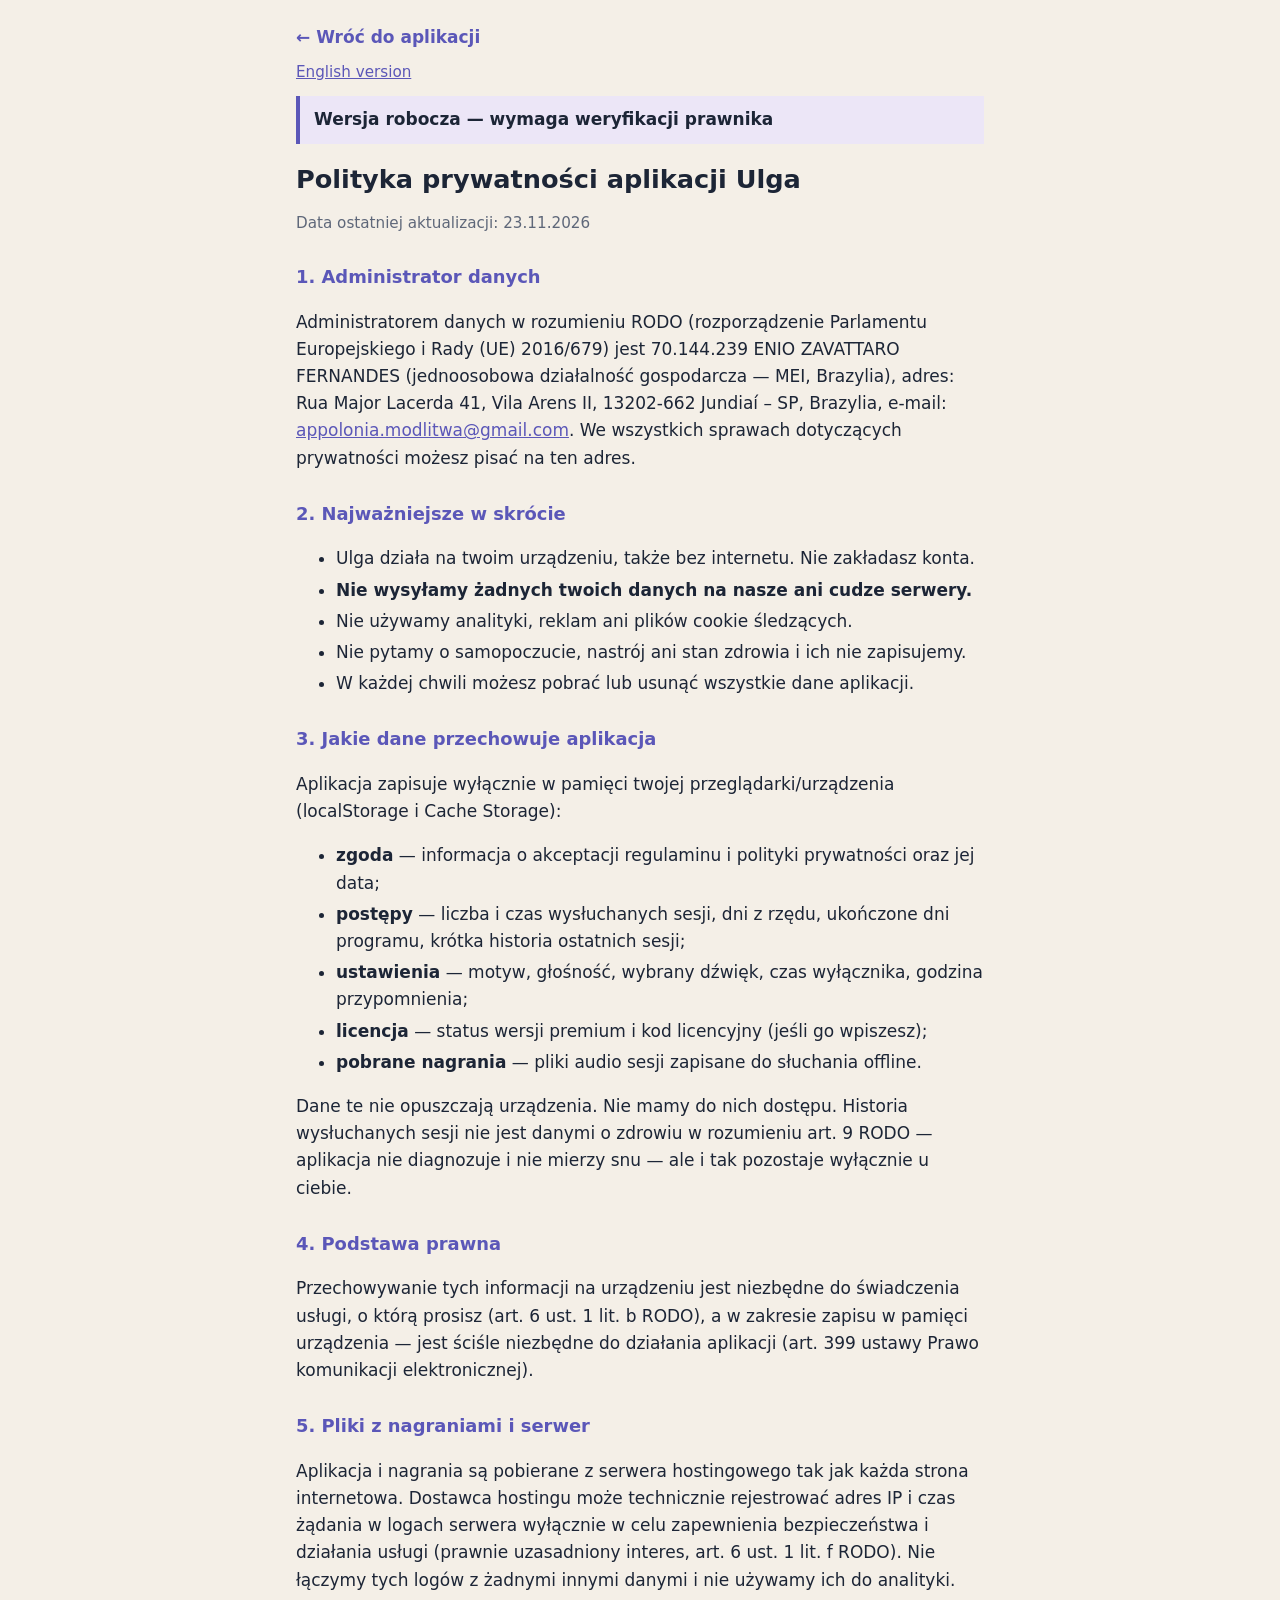
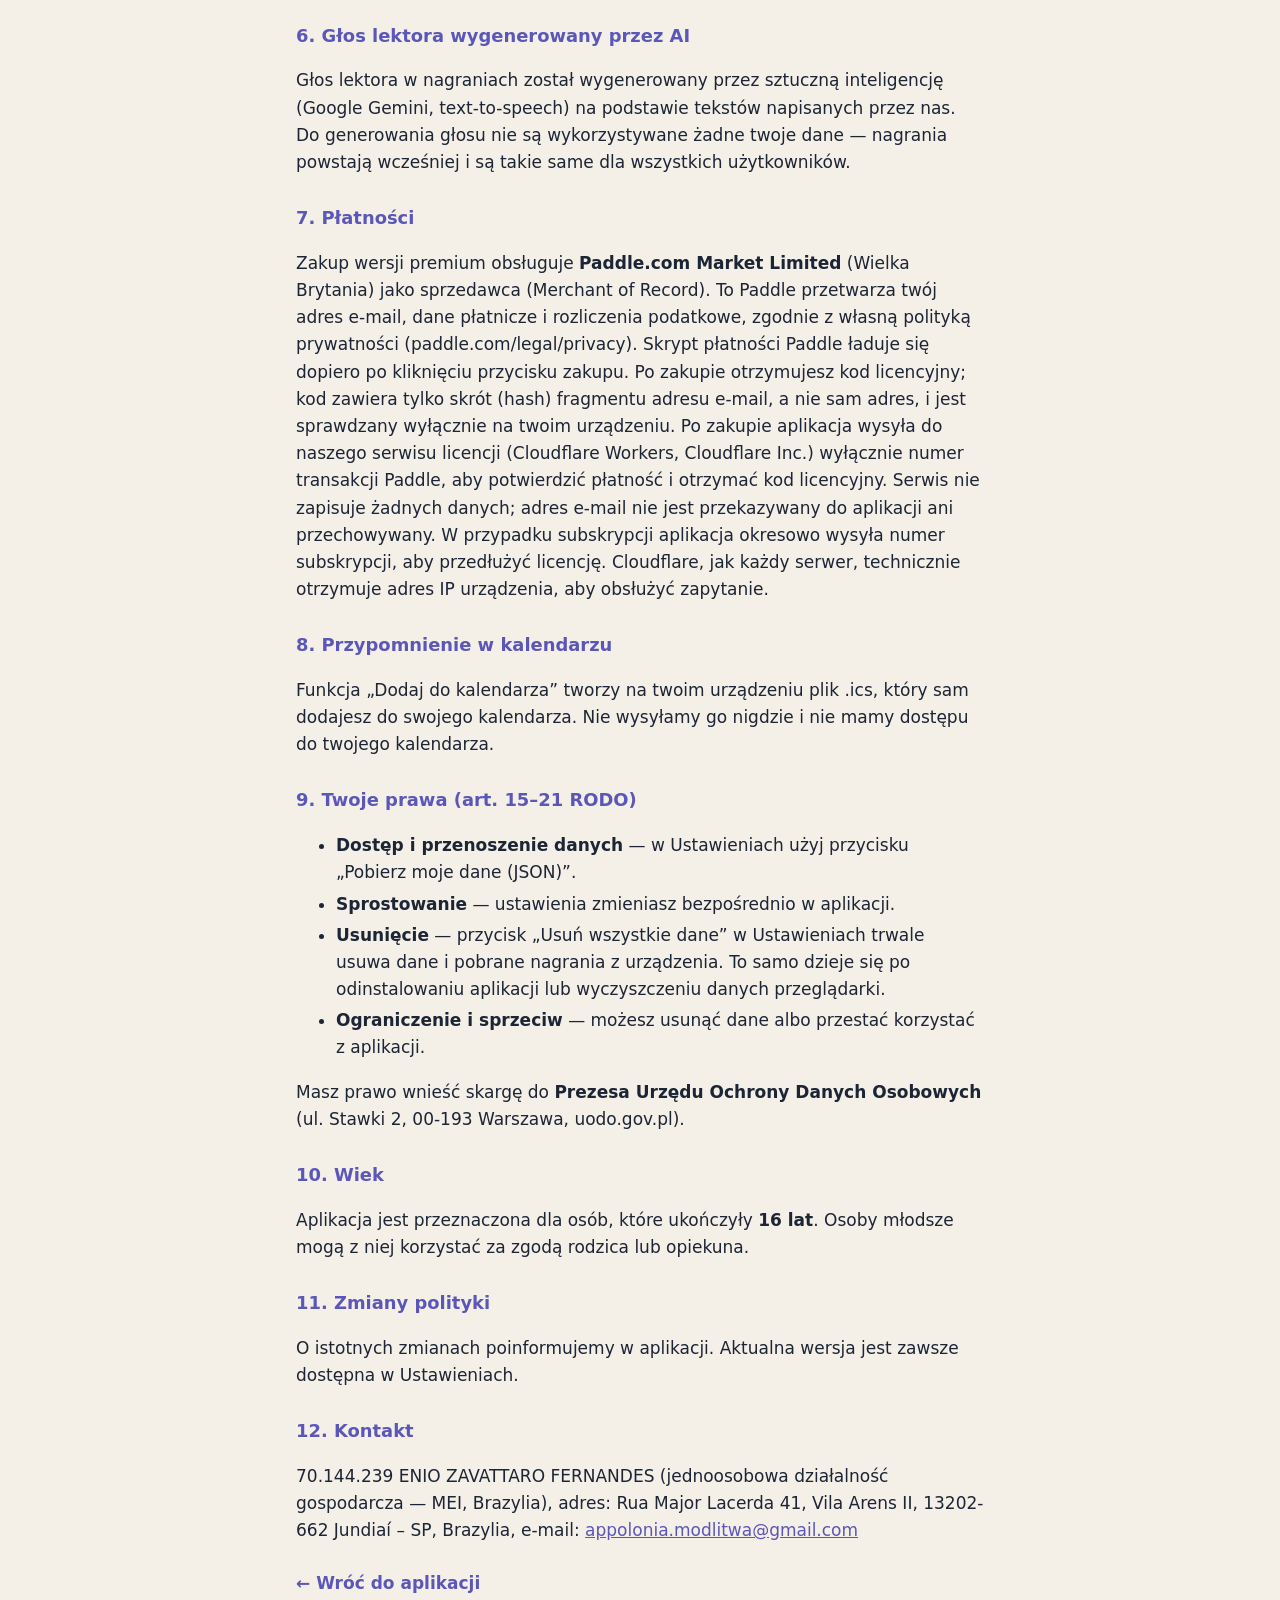
<file: legal/privacy.html>
<!doctype html>
<html lang="pl">
<head>
<title>Polityka prywatności — Ulga</title>
<meta charset="utf-8">
<meta name="viewport" content="width=device-width, initial-scale=1">
<meta name="theme-color" content="#0F1B2D">
<style>
  :root { --bg:#0F1B2D; --text:#E9DCC9; --muted:#9AA3B8; --primary:#A9A6E8; --box:#1D2E48; --warn:#3A2430; --warnb:#F0A3A3; }
  @media (prefers-color-scheme: light) {
    :root { --bg:#F4EFE7; --text:#1C2536; --muted:#5E6779; --primary:#5B57B8; --box:#ECE6F7; --warn:#FBEAEA; --warnb:#A23B3B; }
  }
  * { box-sizing: border-box; }
  body { margin:0; background:var(--bg); color:var(--text); font:17px/1.6 system-ui, -apple-system, "Segoe UI", Roboto, sans-serif; }
  main { max-width:720px; margin:0 auto; padding:16px 16px 48px; }
  a { color:var(--primary); }
  .back { display:inline-flex; align-items:center; min-height:44px; font-weight:600; text-decoration:none; }
  .lang { margin:0 0 8px; font-size:.95rem; }
  .draft { background:var(--box); border-left:4px solid var(--primary); padding:10px 14px; margin:12px 0 20px; font-weight:600; }
  .warn { background:var(--warn); border-left:4px solid var(--warnb); padding:10px 14px; font-weight:600; }
  h1 { font-size:1.6rem; line-height:1.25; margin:8px 0 4px; }
  h2 { color:var(--primary); font-size:1.12rem; margin:28px 0 8px; }
  .meta { color:var(--muted); font-size:.95rem; }
  li { margin:4px 0; }
  .ph { background:var(--box); padding:0 4px; border-radius:3px; }
</style>
</head>
<body>
<main>
  <a class="back" href="../index.html#/settings">← Wróć do aplikacji</a>
  <p class="lang"><a href="en/privacy.html" hreflang="en" lang="en">English version</a></p>
  <div class="draft">Wersja robocza — wymaga weryfikacji prawnika</div>
  <h1>Polityka prywatności aplikacji Ulga</h1>
  <p class="meta">Data ostatniej aktualizacji: 23.11.2026</p>

  <h2>1. Administrator danych</h2>
  <p>Administratorem danych w rozumieniu RODO (rozporządzenie Parlamentu Europejskiego i Rady (UE) 2016/679) jest
  70.144.239 ENIO ZAVATTARO FERNANDES (jednoosobowa działalność gospodarcza — MEI, Brazylia), adres: Rua Major Lacerda 41, Vila Arens II, 13202-662 Jundiaí – SP, Brazylia, e-mail: <a href="mailto:appolonia.modlitwa@gmail.com">appolonia.modlitwa@gmail.com</a>.
  We wszystkich sprawach dotyczących prywatności możesz pisać na ten adres.</p>

  <h2>2. Najważniejsze w skrócie</h2>
  <ul>
    <li>Ulga działa na twoim urządzeniu, także bez internetu. Nie zakładasz konta.</li>
    <li><strong>Nie wysyłamy żadnych twoich danych na nasze ani cudze serwery.</strong></li>
    <li>Nie używamy analityki, reklam ani plików cookie śledzących.</li>
    <li>Nie pytamy o samopoczucie, nastrój ani stan zdrowia i ich nie zapisujemy.</li>
    <li>W każdej chwili możesz pobrać lub usunąć wszystkie dane aplikacji.</li>
  </ul>

  <h2>3. Jakie dane przechowuje aplikacja</h2>
  <p>Aplikacja zapisuje wyłącznie w pamięci twojej przeglądarki/urządzenia (localStorage i Cache Storage):</p>
  <ul>
    <li><strong>zgoda</strong> — informacja o akceptacji regulaminu i polityki prywatności oraz jej data;</li>
    <li><strong>postępy</strong> — liczba i czas wysłuchanych sesji, dni z rzędu, ukończone dni programu, krótka historia ostatnich sesji;</li>
    <li><strong>ustawienia</strong> — motyw, głośność, wybrany dźwięk, czas wyłącznika, godzina przypomnienia;</li>
    <li><strong>licencja</strong> — status wersji premium i kod licencyjny (jeśli go wpiszesz);</li>
    <li><strong>pobrane nagrania</strong> — pliki audio sesji zapisane do słuchania offline.</li>
  </ul>
  <p>Dane te nie opuszczają urządzenia. Nie mamy do nich dostępu. Historia wysłuchanych sesji nie jest danymi o zdrowiu w rozumieniu art. 9 RODO — aplikacja nie diagnozuje i nie mierzy snu — ale i tak pozostaje wyłącznie u ciebie.</p>

  <h2>4. Podstawa prawna</h2>
  <p>Przechowywanie tych informacji na urządzeniu jest niezbędne do świadczenia usługi, o którą prosisz (art. 6 ust. 1 lit. b RODO), a w zakresie zapisu w pamięci urządzenia — jest ściśle niezbędne do działania aplikacji (art. 399 ustawy Prawo komunikacji elektronicznej).</p>

  <h2>5. Pliki z nagraniami i serwer</h2>
  <p>Aplikacja i nagrania są pobierane z serwera hostingowego tak jak każda strona internetowa. Dostawca hostingu może technicznie rejestrować adres IP i czas żądania w logach serwera wyłącznie w celu zapewnienia bezpieczeństwa i działania usługi (prawnie uzasadniony interes, art. 6 ust. 1 lit. f RODO). Nie łączymy tych logów z żadnymi innymi danymi i nie używamy ich do analityki.</p>

  <h2>6. Głos lektora wygenerowany przez AI</h2>
  <p>Głos lektora w nagraniach został wygenerowany przez sztuczną inteligencję (Google Gemini, text-to-speech) na podstawie tekstów napisanych przez nas. Do generowania głosu nie są wykorzystywane żadne twoje dane — nagrania powstają wcześniej i są takie same dla wszystkich użytkowników.</p>

  <h2>7. Płatności</h2>
  <p>Zakup wersji premium obsługuje <strong>Paddle.com Market Limited</strong> (Wielka Brytania) jako sprzedawca (Merchant of Record). To Paddle przetwarza twój adres e-mail, dane płatnicze i rozliczenia podatkowe, zgodnie z własną polityką prywatności (paddle.com/legal/privacy). Skrypt płatności Paddle ładuje się dopiero po kliknięciu przycisku zakupu. Po zakupie otrzymujesz kod licencyjny; kod zawiera tylko skrót (hash) fragmentu adresu e-mail, a nie sam adres, i jest sprawdzany wyłącznie na twoim urządzeniu. Po zakupie aplikacja wysyła do naszego serwisu licencji (Cloudflare Workers, Cloudflare Inc.) wyłącznie numer transakcji Paddle, aby potwierdzić płatność i otrzymać kod licencyjny. Serwis nie zapisuje żadnych danych; adres e-mail nie jest przekazywany do aplikacji ani przechowywany. W przypadku subskrypcji aplikacja okresowo wysyła numer subskrypcji, aby przedłużyć licencję. Cloudflare, jak każdy serwer, technicznie otrzymuje adres IP urządzenia, aby obsłużyć zapytanie.</p>

  <h2>8. Przypomnienie w kalendarzu</h2>
  <p>Funkcja „Dodaj do kalendarza” tworzy na twoim urządzeniu plik .ics, który sam dodajesz do swojego kalendarza. Nie wysyłamy go nigdzie i nie mamy dostępu do twojego kalendarza.</p>

  <h2>9. Twoje prawa (art. 15–21 RODO)</h2>
  <ul>
    <li><strong>Dostęp i przenoszenie danych</strong> — w Ustawieniach użyj przycisku „Pobierz moje dane (JSON)”.</li>
    <li><strong>Sprostowanie</strong> — ustawienia zmieniasz bezpośrednio w aplikacji.</li>
    <li><strong>Usunięcie</strong> — przycisk „Usuń wszystkie dane” w Ustawieniach trwale usuwa dane i pobrane nagrania z urządzenia. To samo dzieje się po odinstalowaniu aplikacji lub wyczyszczeniu danych przeglądarki.</li>
    <li><strong>Ograniczenie i sprzeciw</strong> — możesz usunąć dane albo przestać korzystać z aplikacji.</li>
  </ul>
  <p>Masz prawo wnieść skargę do <strong>Prezesa Urzędu Ochrony Danych Osobowych</strong> (ul. Stawki 2, 00-193 Warszawa, uodo.gov.pl).</p>

  <h2>10. Wiek</h2>
  <p>Aplikacja jest przeznaczona dla osób, które ukończyły <strong>16 lat</strong>. Osoby młodsze mogą z niej korzystać za zgodą rodzica lub opiekuna.</p>

  <h2>11. Zmiany polityki</h2>
  <p>O istotnych zmianach poinformujemy w aplikacji. Aktualna wersja jest zawsze dostępna w Ustawieniach.</p>

  <h2>12. Kontakt</h2>
  <p>70.144.239 ENIO ZAVATTARO FERNANDES (jednoosobowa działalność gospodarcza — MEI, Brazylia), adres: Rua Major Lacerda 41, Vila Arens II, 13202-662 Jundiaí – SP, Brazylia, e-mail: <a href="mailto:appolonia.modlitwa@gmail.com">appolonia.modlitwa@gmail.com</a></p>

  <p><a class="back" href="../index.html#/settings">← Wróć do aplikacji</a></p>
</main>
</body>
</html>
</file>
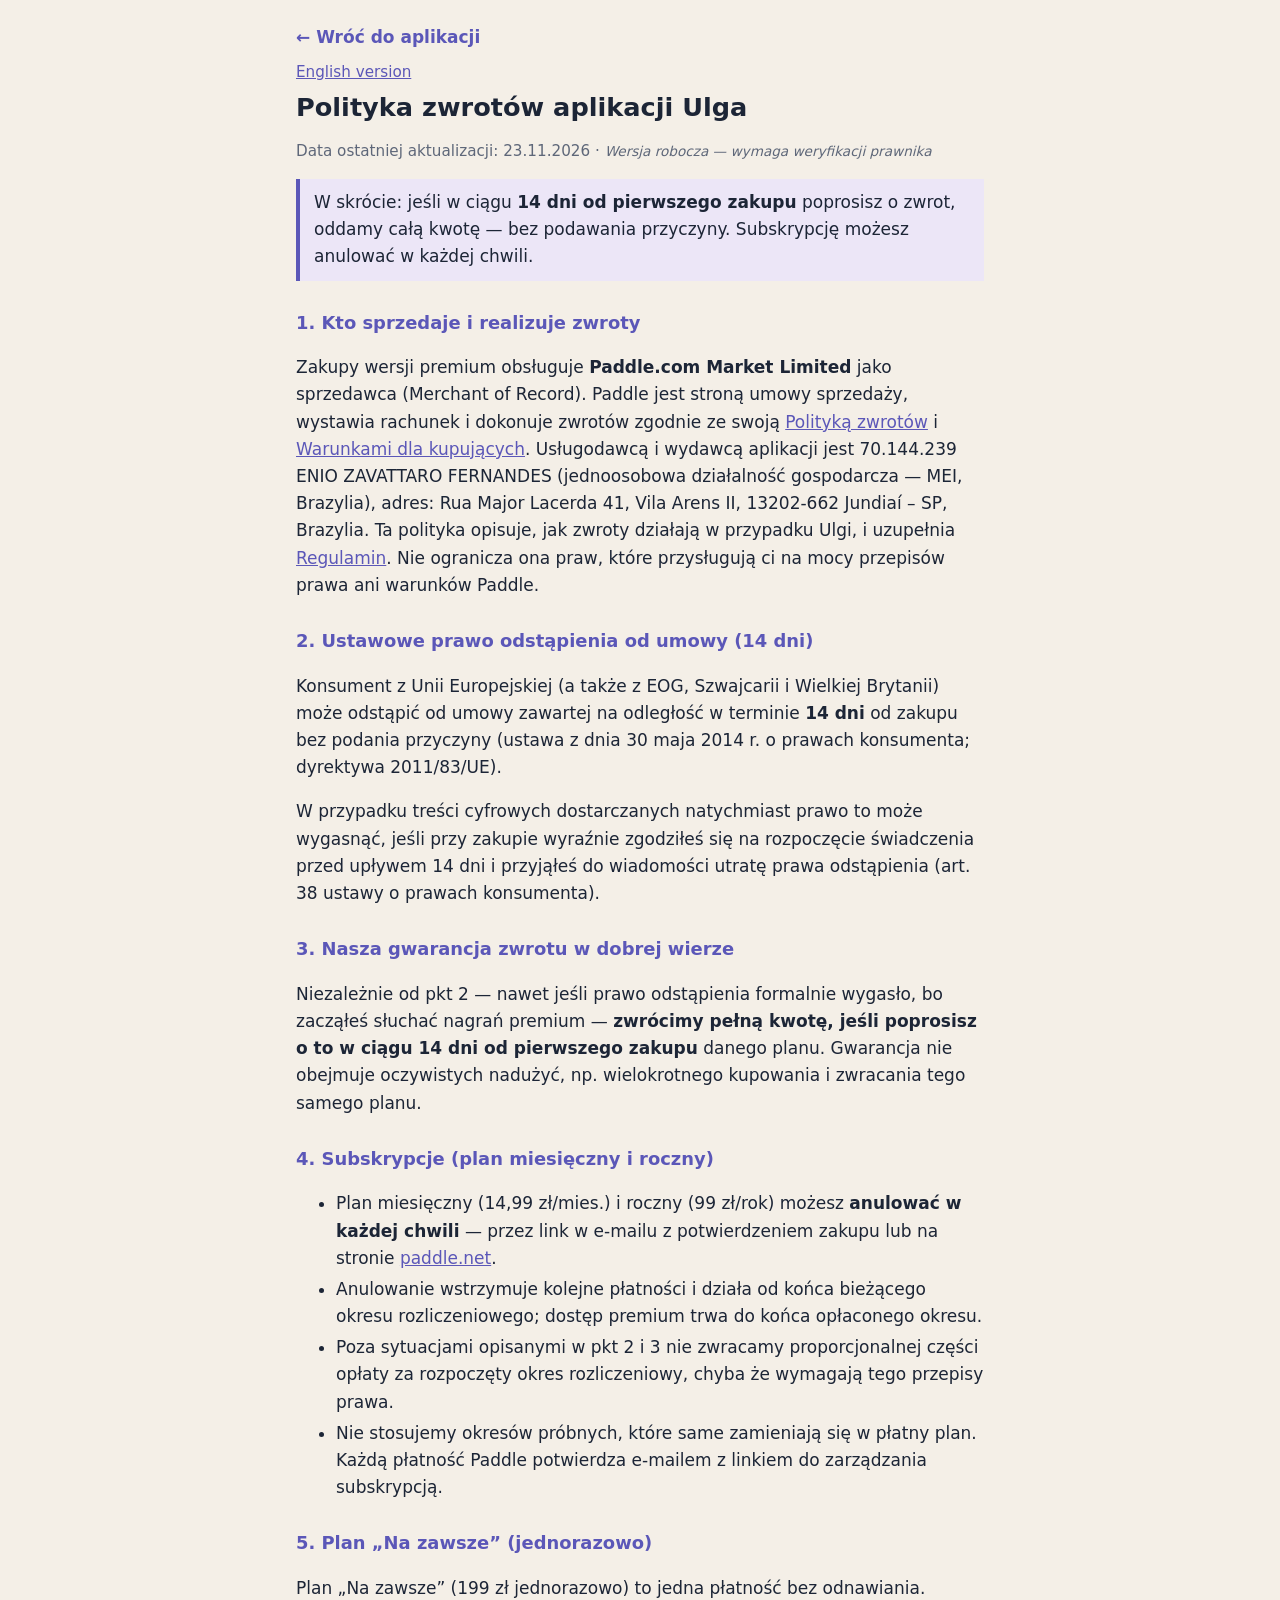
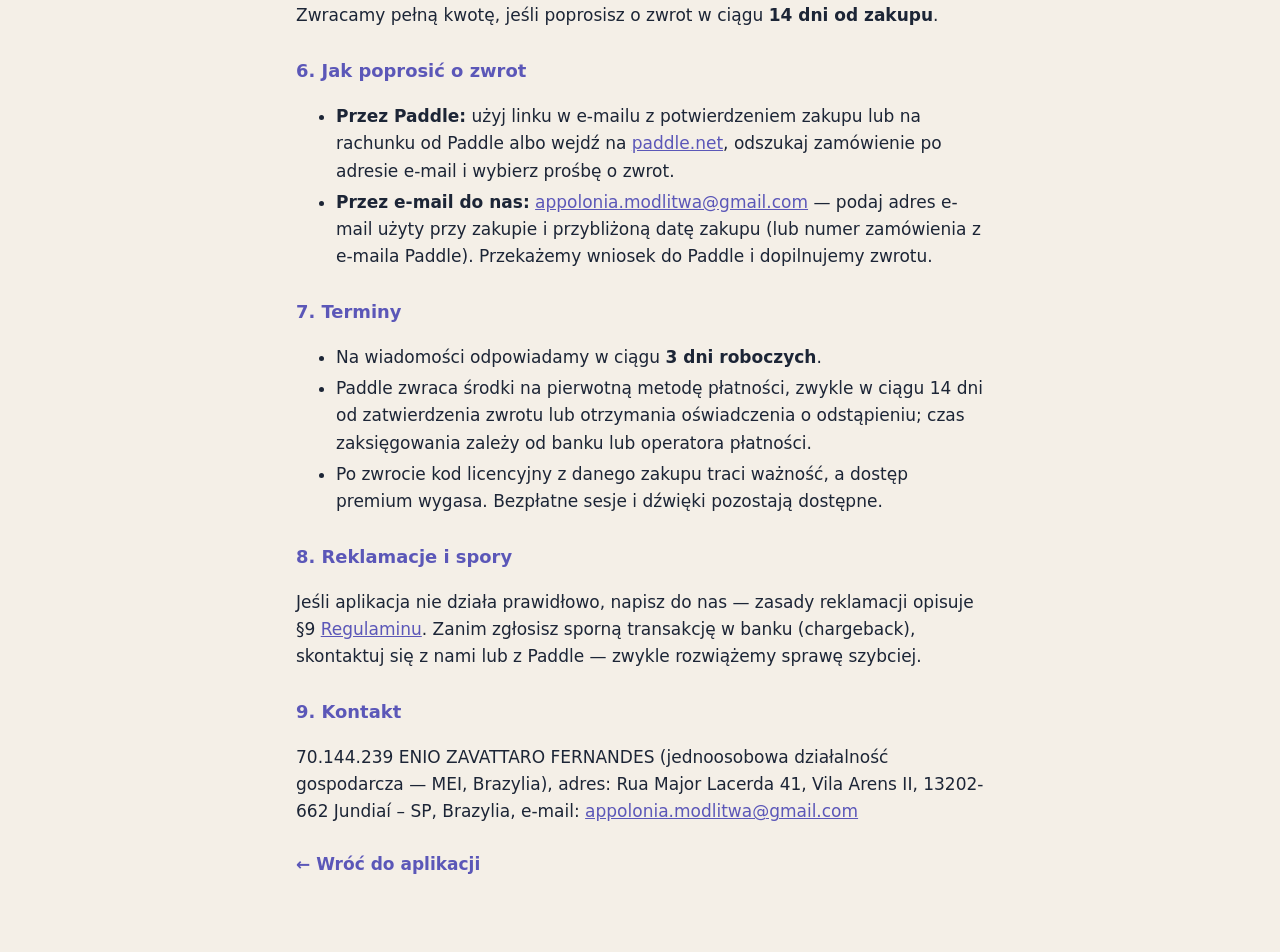
<file: legal/refund.html>
<!doctype html>
<html lang="pl">
<head>
<title>Polityka zwrotów — Ulga</title>
<meta charset="utf-8">
<meta name="viewport" content="width=device-width, initial-scale=1">
<meta name="theme-color" content="#0F1B2D">
<style>
  :root { --bg:#0F1B2D; --text:#E9DCC9; --muted:#9AA3B8; --primary:#A9A6E8; --box:#1D2E48; }
  @media (prefers-color-scheme: light) {
    :root { --bg:#F4EFE7; --text:#1C2536; --muted:#5E6779; --primary:#5B57B8; --box:#ECE6F7; }
  }
  * { box-sizing: border-box; }
  body { margin:0; background:var(--bg); color:var(--text); font:17px/1.6 system-ui, -apple-system, "Segoe UI", Roboto, sans-serif; }
  main { max-width:720px; margin:0 auto; padding:16px 16px 48px; }
  a { color:var(--primary); }
  .back { display:inline-flex; align-items:center; min-height:44px; font-weight:600; text-decoration:none; }
  .lang { margin:0 0 8px; font-size:.95rem; }
  .draft-note { color:var(--muted); font-size:.85rem; font-style:italic; }
  .box { background:var(--box); border-left:4px solid var(--primary); padding:10px 14px; margin:12px 0; }
  h1 { font-size:1.6rem; line-height:1.25; margin:8px 0 4px; }
  h2 { color:var(--primary); font-size:1.12rem; margin:28px 0 8px; }
  .meta { color:var(--muted); font-size:.95rem; }
  li { margin:4px 0; }
</style>
</head>
<body>
<main>
  <a class="back" href="../index.html#/settings">← Wróć do aplikacji</a>
  <p class="lang"><a href="en/refund.html" hreflang="en" lang="en">English version</a></p>
  <h1>Polityka zwrotów aplikacji Ulga</h1>
  <p class="meta">Data ostatniej aktualizacji: 23.11.2026 · <span class="draft-note">Wersja robocza — wymaga weryfikacji prawnika</span></p>

  <div class="box">W skrócie: jeśli w ciągu <strong>14 dni od pierwszego zakupu</strong> poprosisz o zwrot, oddamy całą kwotę — bez podawania przyczyny. Subskrypcję możesz anulować w każdej chwili.</div>

  <h2>1. Kto sprzedaje i realizuje zwroty</h2>
  <p>Zakupy wersji premium obsługuje <strong>Paddle.com Market Limited</strong> jako sprzedawca (Merchant of Record). Paddle jest stroną umowy sprzedaży, wystawia rachunek i dokonuje zwrotów zgodnie ze swoją <a href="https://www.paddle.com/legal/refund-policy" rel="noopener">Polityką zwrotów</a> i <a href="https://www.paddle.com/legal/invoiced-consumer-terms" rel="noopener">Warunkami dla kupujących</a>. Usługodawcą i wydawcą aplikacji jest 70.144.239 ENIO ZAVATTARO FERNANDES (jednoosobowa działalność gospodarcza — MEI, Brazylia), adres: Rua Major Lacerda 41, Vila Arens II, 13202-662 Jundiaí – SP, Brazylia. Ta polityka opisuje, jak zwroty działają w przypadku Ulgi, i uzupełnia <a href="terms.html">Regulamin</a>. Nie ogranicza ona praw, które przysługują ci na mocy przepisów prawa ani warunków Paddle.</p>

  <h2>2. Ustawowe prawo odstąpienia od umowy (14 dni)</h2>
  <p>Konsument z Unii Europejskiej (a także z EOG, Szwajcarii i Wielkiej Brytanii) może odstąpić od umowy zawartej na odległość w terminie <strong>14 dni</strong> od zakupu bez podania przyczyny (ustawa z dnia 30 maja 2014 r. o prawach konsumenta; dyrektywa 2011/83/UE).</p>
  <p>W przypadku treści cyfrowych dostarczanych natychmiast prawo to może wygasnąć, jeśli przy zakupie wyraźnie zgodziłeś się na rozpoczęcie świadczenia przed upływem 14 dni i przyjąłeś do wiadomości utratę prawa odstąpienia (art. 38 ustawy o prawach konsumenta).</p>

  <h2>3. Nasza gwarancja zwrotu w dobrej wierze</h2>
  <p>Niezależnie od pkt 2 — nawet jeśli prawo odstąpienia formalnie wygasło, bo zacząłeś słuchać nagrań premium — <strong>zwrócimy pełną kwotę, jeśli poprosisz o to w ciągu 14 dni od pierwszego zakupu</strong> danego planu. Gwarancja nie obejmuje oczywistych nadużyć, np. wielokrotnego kupowania i zwracania tego samego planu.</p>

  <h2>4. Subskrypcje (plan miesięczny i roczny)</h2>
  <ul>
    <li>Plan miesięczny (14,99 zł/mies.) i roczny (99 zł/rok) możesz <strong>anulować w każdej chwili</strong> — przez link w e-mailu z potwierdzeniem zakupu lub na stronie <a href="https://paddle.net" rel="noopener">paddle.net</a>.</li>
    <li>Anulowanie wstrzymuje kolejne płatności i działa od końca bieżącego okresu rozliczeniowego; dostęp premium trwa do końca opłaconego okresu.</li>
    <li>Poza sytuacjami opisanymi w pkt 2 i 3 nie zwracamy proporcjonalnej części opłaty za rozpoczęty okres rozliczeniowy, chyba że wymagają tego przepisy prawa.</li>
    <li>Nie stosujemy okresów próbnych, które same zamieniają się w płatny plan. Każdą płatność Paddle potwierdza e-mailem z linkiem do zarządzania subskrypcją.</li>
  </ul>

  <h2>5. Plan „Na zawsze” (jednorazowo)</h2>
  <p>Plan „Na zawsze” (199 zł jednorazowo) to jedna płatność bez odnawiania. Zwracamy pełną kwotę, jeśli poprosisz o zwrot w ciągu <strong>14 dni od zakupu</strong>.</p>

  <h2>6. Jak poprosić o zwrot</h2>
  <ul>
    <li><strong>Przez Paddle:</strong> użyj linku w e-mailu z potwierdzeniem zakupu lub na rachunku od Paddle albo wejdź na <a href="https://paddle.net" rel="noopener">paddle.net</a>, odszukaj zamówienie po adresie e-mail i wybierz prośbę o zwrot.</li>
    <li><strong>Przez e-mail do nas:</strong> <a href="mailto:appolonia.modlitwa@gmail.com">appolonia.modlitwa@gmail.com</a> — podaj adres e-mail użyty przy zakupie i przybliżoną datę zakupu (lub numer zamówienia z e-maila Paddle). Przekażemy wniosek do Paddle i dopilnujemy zwrotu.</li>
  </ul>

  <h2>7. Terminy</h2>
  <ul>
    <li>Na wiadomości odpowiadamy w ciągu <strong>3 dni roboczych</strong>.</li>
    <li>Paddle zwraca środki na pierwotną metodę płatności, zwykle w ciągu 14 dni od zatwierdzenia zwrotu lub otrzymania oświadczenia o odstąpieniu; czas zaksięgowania zależy od banku lub operatora płatności.</li>
    <li>Po zwrocie kod licencyjny z danego zakupu traci ważność, a dostęp premium wygasa. Bezpłatne sesje i dźwięki pozostają dostępne.</li>
  </ul>

  <h2>8. Reklamacje i spory</h2>
  <p>Jeśli aplikacja nie działa prawidłowo, napisz do nas — zasady reklamacji opisuje §9 <a href="terms.html">Regulaminu</a>. Zanim zgłosisz sporną transakcję w banku (chargeback), skontaktuj się z nami lub z Paddle — zwykle rozwiążemy sprawę szybciej.</p>

  <h2>9. Kontakt</h2>
  <p>70.144.239 ENIO ZAVATTARO FERNANDES (jednoosobowa działalność gospodarcza — MEI, Brazylia), adres: Rua Major Lacerda 41, Vila Arens II, 13202-662 Jundiaí – SP, Brazylia, e-mail: <a href="mailto:appolonia.modlitwa@gmail.com">appolonia.modlitwa@gmail.com</a></p>

  <p><a class="back" href="../index.html#/settings">← Wróć do aplikacji</a></p>
</main>
</body>
</html>
</file>
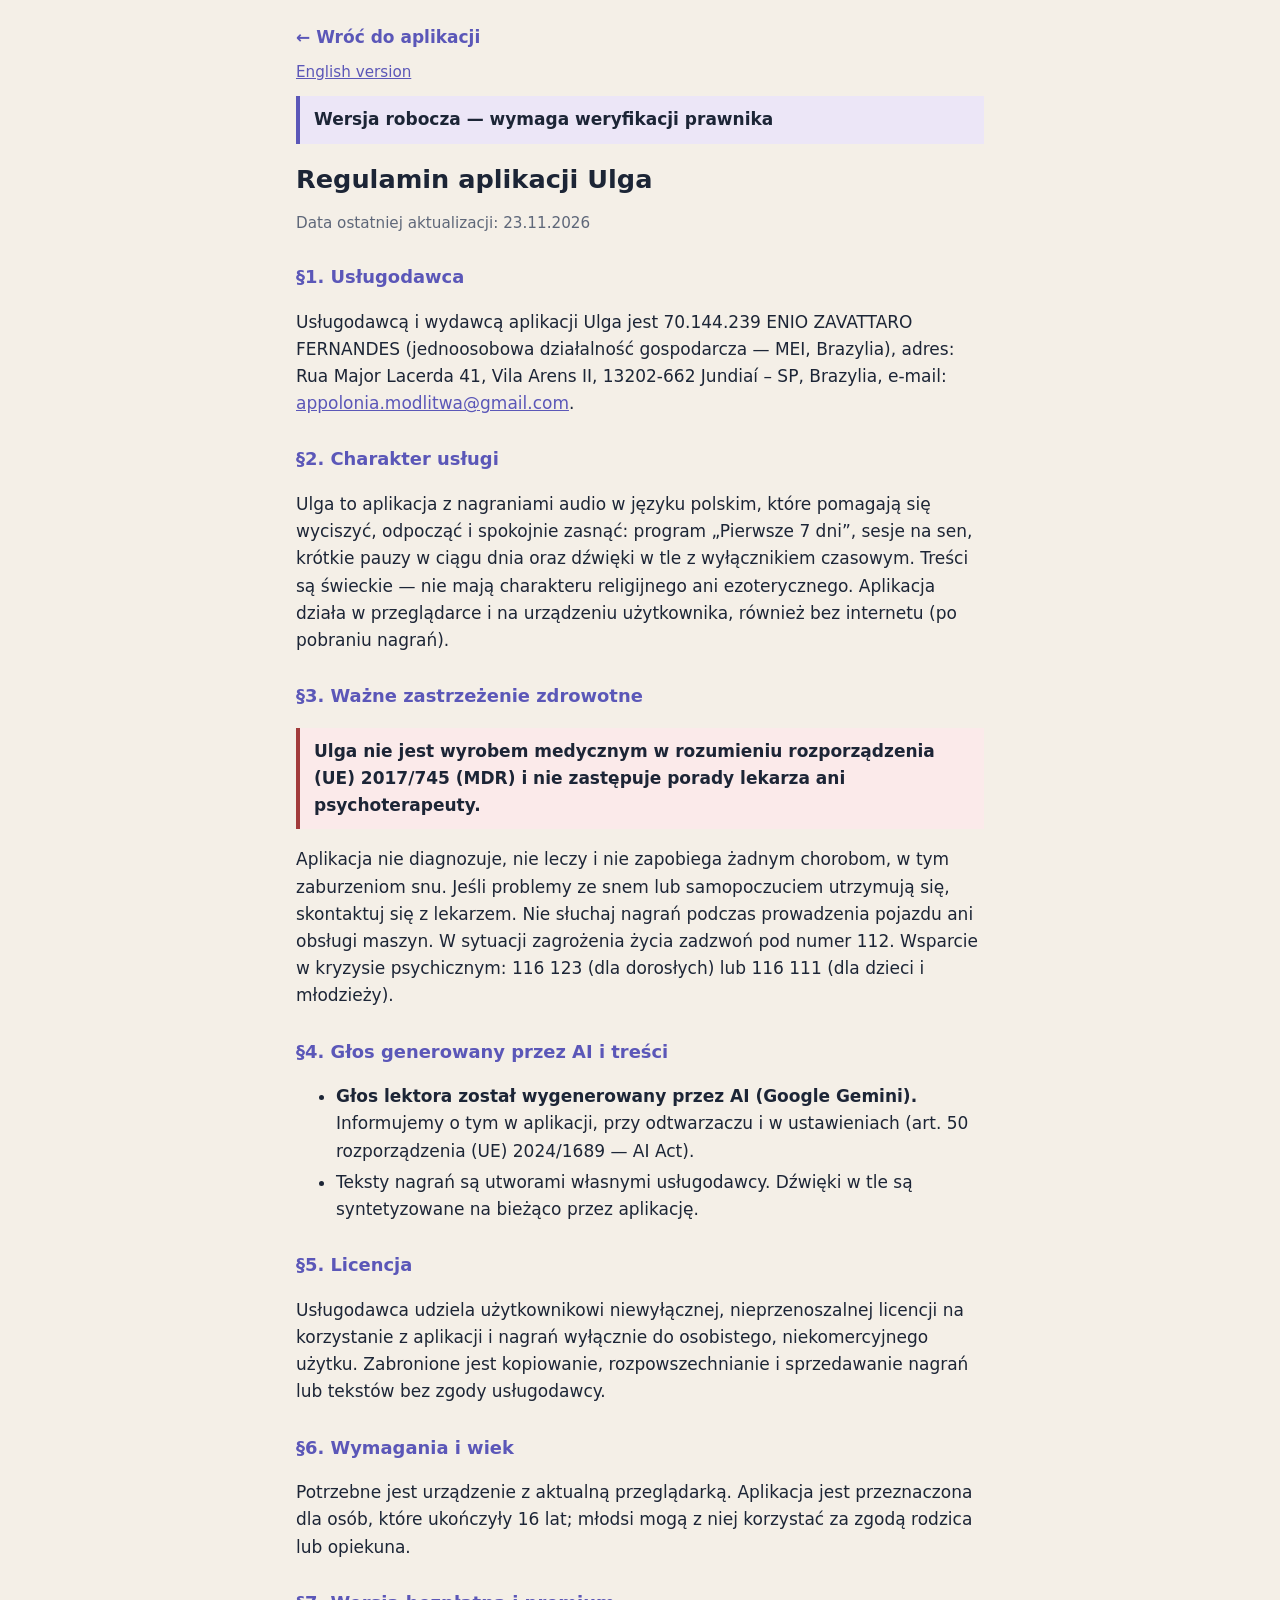
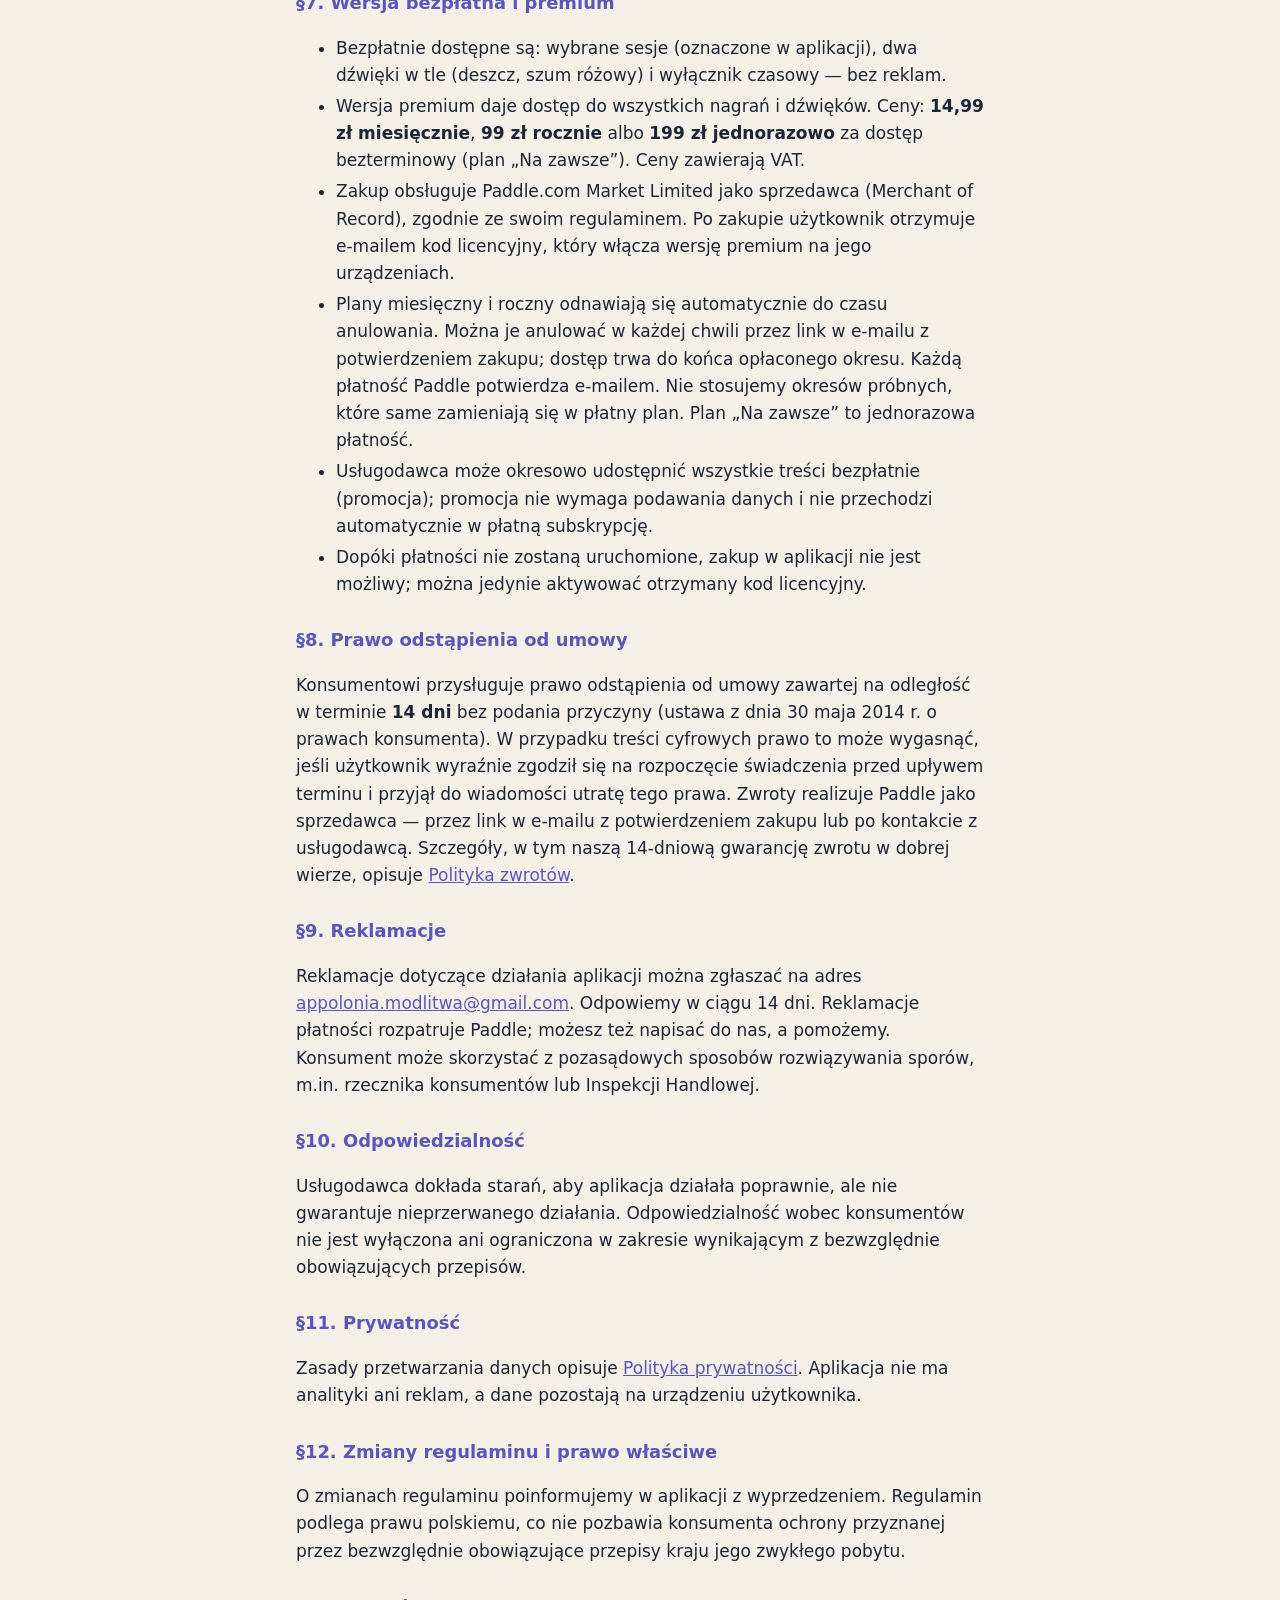
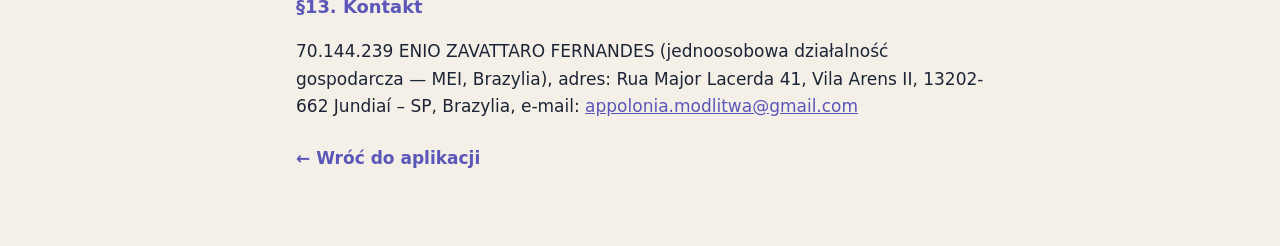
<file: legal/terms.html>
<!doctype html>
<html lang="pl">
<head>
<title>Regulamin — Ulga</title>
<meta charset="utf-8">
<meta name="viewport" content="width=device-width, initial-scale=1">
<meta name="theme-color" content="#0F1B2D">
<style>
  :root { --bg:#0F1B2D; --text:#E9DCC9; --muted:#9AA3B8; --primary:#A9A6E8; --box:#1D2E48; --warn:#3A2430; --warnb:#F0A3A3; }
  @media (prefers-color-scheme: light) {
    :root { --bg:#F4EFE7; --text:#1C2536; --muted:#5E6779; --primary:#5B57B8; --box:#ECE6F7; --warn:#FBEAEA; --warnb:#A23B3B; }
  }
  * { box-sizing: border-box; }
  body { margin:0; background:var(--bg); color:var(--text); font:17px/1.6 system-ui, -apple-system, "Segoe UI", Roboto, sans-serif; }
  main { max-width:720px; margin:0 auto; padding:16px 16px 48px; }
  a { color:var(--primary); }
  .back { display:inline-flex; align-items:center; min-height:44px; font-weight:600; text-decoration:none; }
  .lang { margin:0 0 8px; font-size:.95rem; }
  .draft { background:var(--box); border-left:4px solid var(--primary); padding:10px 14px; margin:12px 0 20px; font-weight:600; }
  .warn { background:var(--warn); border-left:4px solid var(--warnb); padding:10px 14px; font-weight:600; }
  h1 { font-size:1.6rem; line-height:1.25; margin:8px 0 4px; }
  h2 { color:var(--primary); font-size:1.12rem; margin:28px 0 8px; }
  .meta { color:var(--muted); font-size:.95rem; }
  li { margin:4px 0; }
  .ph { background:var(--box); padding:0 4px; border-radius:3px; }
</style>
</head>
<body>
<main>
  <a class="back" href="../index.html#/settings">← Wróć do aplikacji</a>
  <p class="lang"><a href="en/terms.html" hreflang="en" lang="en">English version</a></p>
  <div class="draft">Wersja robocza — wymaga weryfikacji prawnika</div>
  <h1>Regulamin aplikacji Ulga</h1>
  <p class="meta">Data ostatniej aktualizacji: 23.11.2026</p>

  <h2>§1. Usługodawca</h2>
  <p>Usługodawcą i wydawcą aplikacji Ulga jest 70.144.239 ENIO ZAVATTARO FERNANDES (jednoosobowa działalność gospodarcza — MEI, Brazylia), adres: Rua Major Lacerda 41, Vila Arens II, 13202-662 Jundiaí – SP, Brazylia, e-mail: <a href="mailto:appolonia.modlitwa@gmail.com">appolonia.modlitwa@gmail.com</a>.</p>

  <h2>§2. Charakter usługi</h2>
  <p>Ulga to aplikacja z nagraniami audio w języku polskim, które pomagają się wyciszyć, odpocząć i spokojnie zasnąć: program „Pierwsze 7 dni”, sesje na sen, krótkie pauzy w ciągu dnia oraz dźwięki w tle z wyłącznikiem czasowym. Treści są świeckie — nie mają charakteru religijnego ani ezoterycznego. Aplikacja działa w przeglądarce i na urządzeniu użytkownika, również bez internetu (po pobraniu nagrań).</p>

  <h2>§3. Ważne zastrzeżenie zdrowotne</h2>
  <p class="warn">Ulga nie jest wyrobem medycznym w rozumieniu rozporządzenia (UE) 2017/745 (MDR) i nie zastępuje porady lekarza ani psychoterapeuty.</p>
  <p>Aplikacja nie diagnozuje, nie leczy i nie zapobiega żadnym chorobom, w tym zaburzeniom snu. Jeśli problemy ze snem lub samopoczuciem utrzymują się, skontaktuj się z lekarzem. Nie słuchaj nagrań podczas prowadzenia pojazdu ani obsługi maszyn. W sytuacji zagrożenia życia zadzwoń pod numer 112. Wsparcie w kryzysie psychicznym: 116 123 (dla dorosłych) lub 116 111 (dla dzieci i młodzieży).</p>

  <h2>§4. Głos generowany przez AI i treści</h2>
  <ul>
    <li><strong>Głos lektora został wygenerowany przez AI (Google Gemini).</strong> Informujemy o tym w aplikacji, przy odtwarzaczu i w ustawieniach (art. 50 rozporządzenia (UE) 2024/1689 — AI Act).</li>
    <li>Teksty nagrań są utworami własnymi usługodawcy. Dźwięki w tle są syntetyzowane na bieżąco przez aplikację.</li>
  </ul>

  <h2>§5. Licencja</h2>
  <p>Usługodawca udziela użytkownikowi niewyłącznej, nieprzenoszalnej licencji na korzystanie z aplikacji i nagrań wyłącznie do osobistego, niekomercyjnego użytku. Zabronione jest kopiowanie, rozpowszechnianie i sprzedawanie nagrań lub tekstów bez zgody usługodawcy.</p>

  <h2>§6. Wymagania i wiek</h2>
  <p>Potrzebne jest urządzenie z aktualną przeglądarką. Aplikacja jest przeznaczona dla osób, które ukończyły 16 lat; młodsi mogą z niej korzystać za zgodą rodzica lub opiekuna.</p>

  <h2>§7. Wersja bezpłatna i premium</h2>
  <ul>
    <li>Bezpłatnie dostępne są: wybrane sesje (oznaczone w aplikacji), dwa dźwięki w tle (deszcz, szum różowy) i wyłącznik czasowy — bez reklam.</li>
    <li>Wersja premium daje dostęp do wszystkich nagrań i dźwięków. Ceny: <strong>14,99 zł miesięcznie</strong>, <strong>99 zł rocznie</strong> albo <strong>199 zł jednorazowo</strong> za dostęp bezterminowy (plan „Na zawsze”). Ceny zawierają VAT.</li>
    <li>Zakup obsługuje Paddle.com Market Limited jako sprzedawca (Merchant of Record), zgodnie ze swoim regulaminem. Po zakupie użytkownik otrzymuje e-mailem kod licencyjny, który włącza wersję premium na jego urządzeniach.</li>
    <li>Plany miesięczny i roczny odnawiają się automatycznie do czasu anulowania. Można je anulować w każdej chwili przez link w e-mailu z potwierdzeniem zakupu; dostęp trwa do końca opłaconego okresu. Każdą płatność Paddle potwierdza e-mailem. Nie stosujemy okresów próbnych, które same zamieniają się w płatny plan. Plan „Na zawsze” to jednorazowa płatność.</li>
    <li>Usługodawca może okresowo udostępnić wszystkie treści bezpłatnie (promocja); promocja nie wymaga podawania danych i nie przechodzi automatycznie w płatną subskrypcję.</li>
    <li>Dopóki płatności nie zostaną uruchomione, zakup w aplikacji nie jest możliwy; można jedynie aktywować otrzymany kod licencyjny.</li>
  </ul>

  <h2>§8. Prawo odstąpienia od umowy</h2>
  <p>Konsumentowi przysługuje prawo odstąpienia od umowy zawartej na odległość w terminie <strong>14 dni</strong> bez podania przyczyny (ustawa z dnia 30 maja 2014 r. o prawach konsumenta). W przypadku treści cyfrowych prawo to może wygasnąć, jeśli użytkownik wyraźnie zgodził się na rozpoczęcie świadczenia przed upływem terminu i przyjął do wiadomości utratę tego prawa. Zwroty realizuje Paddle jako sprzedawca — przez link w e-mailu z potwierdzeniem zakupu lub po kontakcie z usługodawcą. Szczegóły, w tym naszą 14-dniową gwarancję zwrotu w dobrej wierze, opisuje <a href="refund.html">Polityka zwrotów</a>.</p>

  <h2>§9. Reklamacje</h2>
  <p>Reklamacje dotyczące działania aplikacji można zgłaszać na adres <a href="mailto:appolonia.modlitwa@gmail.com">appolonia.modlitwa@gmail.com</a>. Odpowiemy w ciągu 14 dni. Reklamacje płatności rozpatruje Paddle; możesz też napisać do nas, a pomożemy. Konsument może skorzystać z pozasądowych sposobów rozwiązywania sporów, m.in. rzecznika konsumentów lub Inspekcji Handlowej.</p>

  <h2>§10. Odpowiedzialność</h2>
  <p>Usługodawca dokłada starań, aby aplikacja działała poprawnie, ale nie gwarantuje nieprzerwanego działania. Odpowiedzialność wobec konsumentów nie jest wyłączona ani ograniczona w zakresie wynikającym z bezwzględnie obowiązujących przepisów.</p>

  <h2>§11. Prywatność</h2>
  <p>Zasady przetwarzania danych opisuje <a href="privacy.html">Polityka prywatności</a>. Aplikacja nie ma analityki ani reklam, a dane pozostają na urządzeniu użytkownika.</p>

  <h2>§12. Zmiany regulaminu i prawo właściwe</h2>
  <p>O zmianach regulaminu poinformujemy w aplikacji z wyprzedzeniem. Regulamin podlega prawu polskiemu, co nie pozbawia konsumenta ochrony przyznanej przez bezwzględnie obowiązujące przepisy kraju jego zwykłego pobytu.</p>

  <h2>§13. Kontakt</h2>
  <p>70.144.239 ENIO ZAVATTARO FERNANDES (jednoosobowa działalność gospodarcza — MEI, Brazylia), adres: Rua Major Lacerda 41, Vila Arens II, 13202-662 Jundiaí – SP, Brazylia, e-mail: <a href="mailto:appolonia.modlitwa@gmail.com">appolonia.modlitwa@gmail.com</a></p>

  <p><a class="back" href="../index.html#/settings">← Wróć do aplikacji</a></p>
</main>
</body>
</html>
</file>
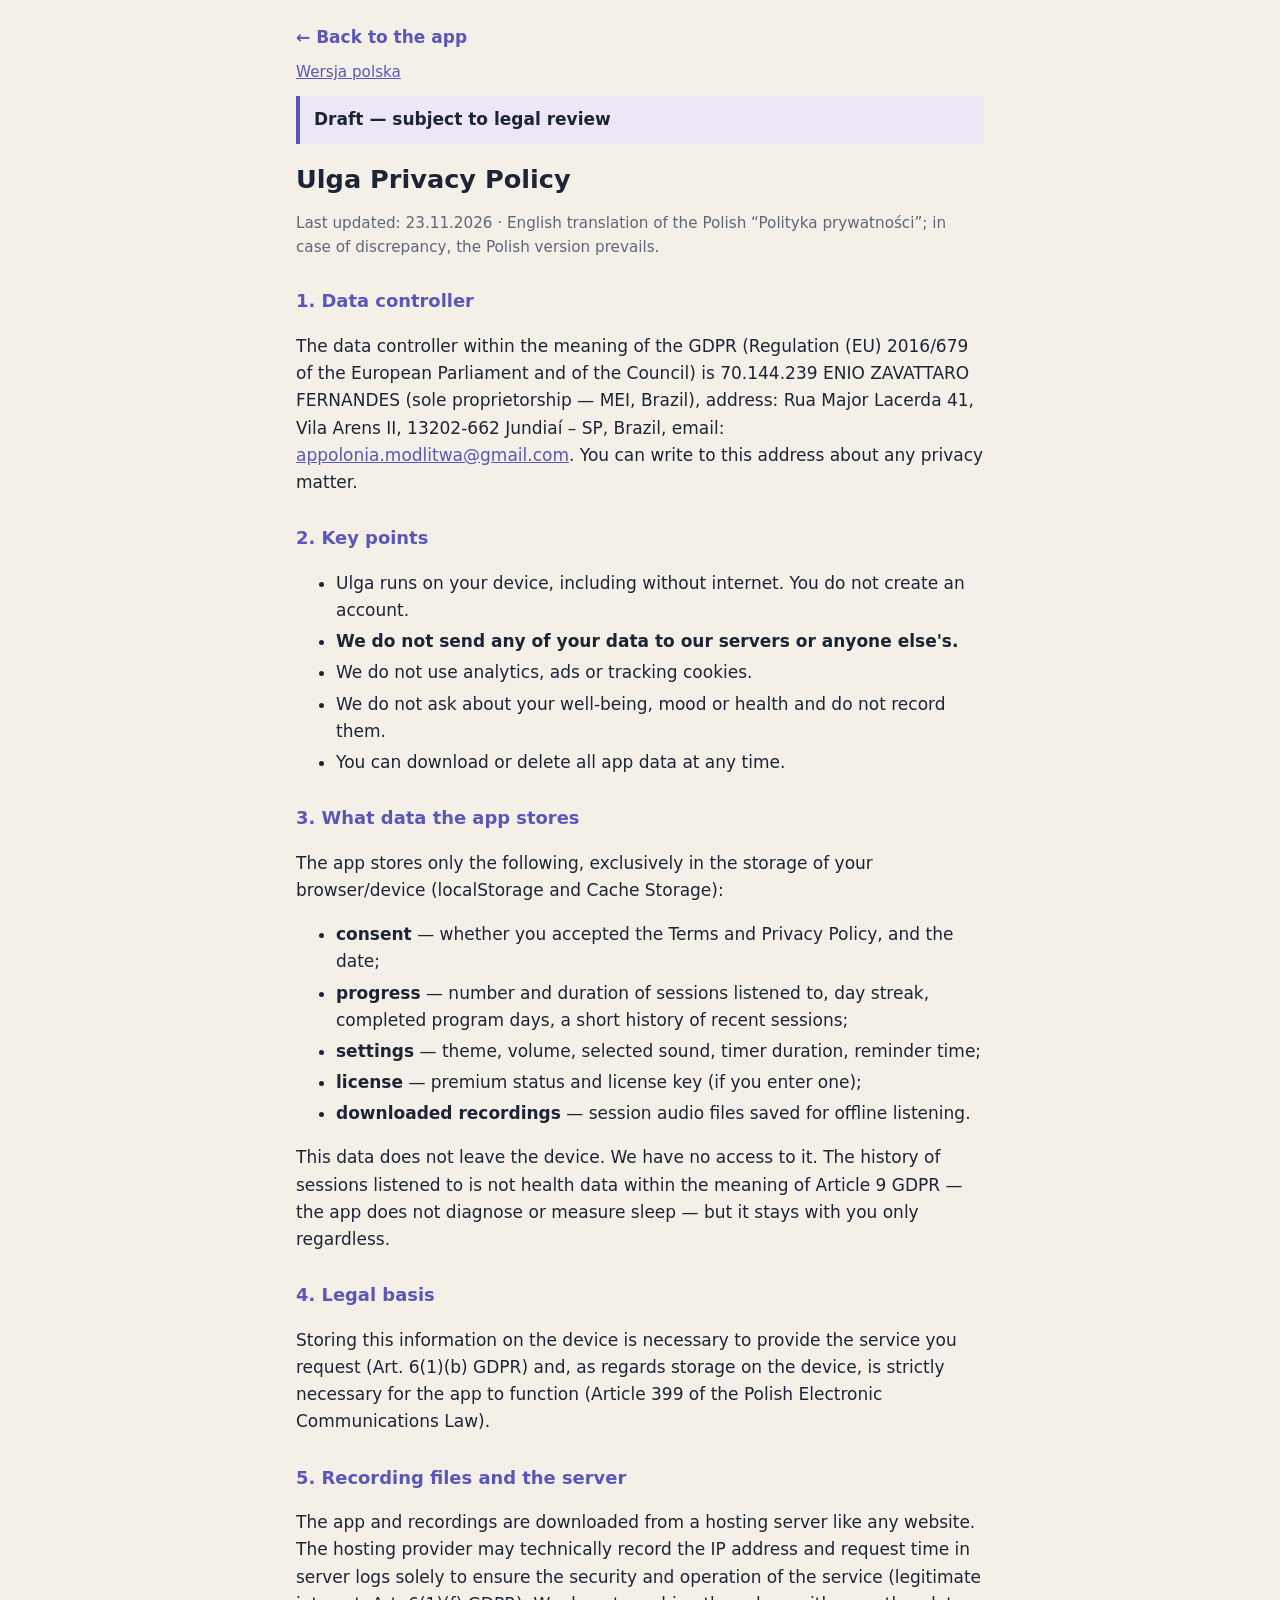
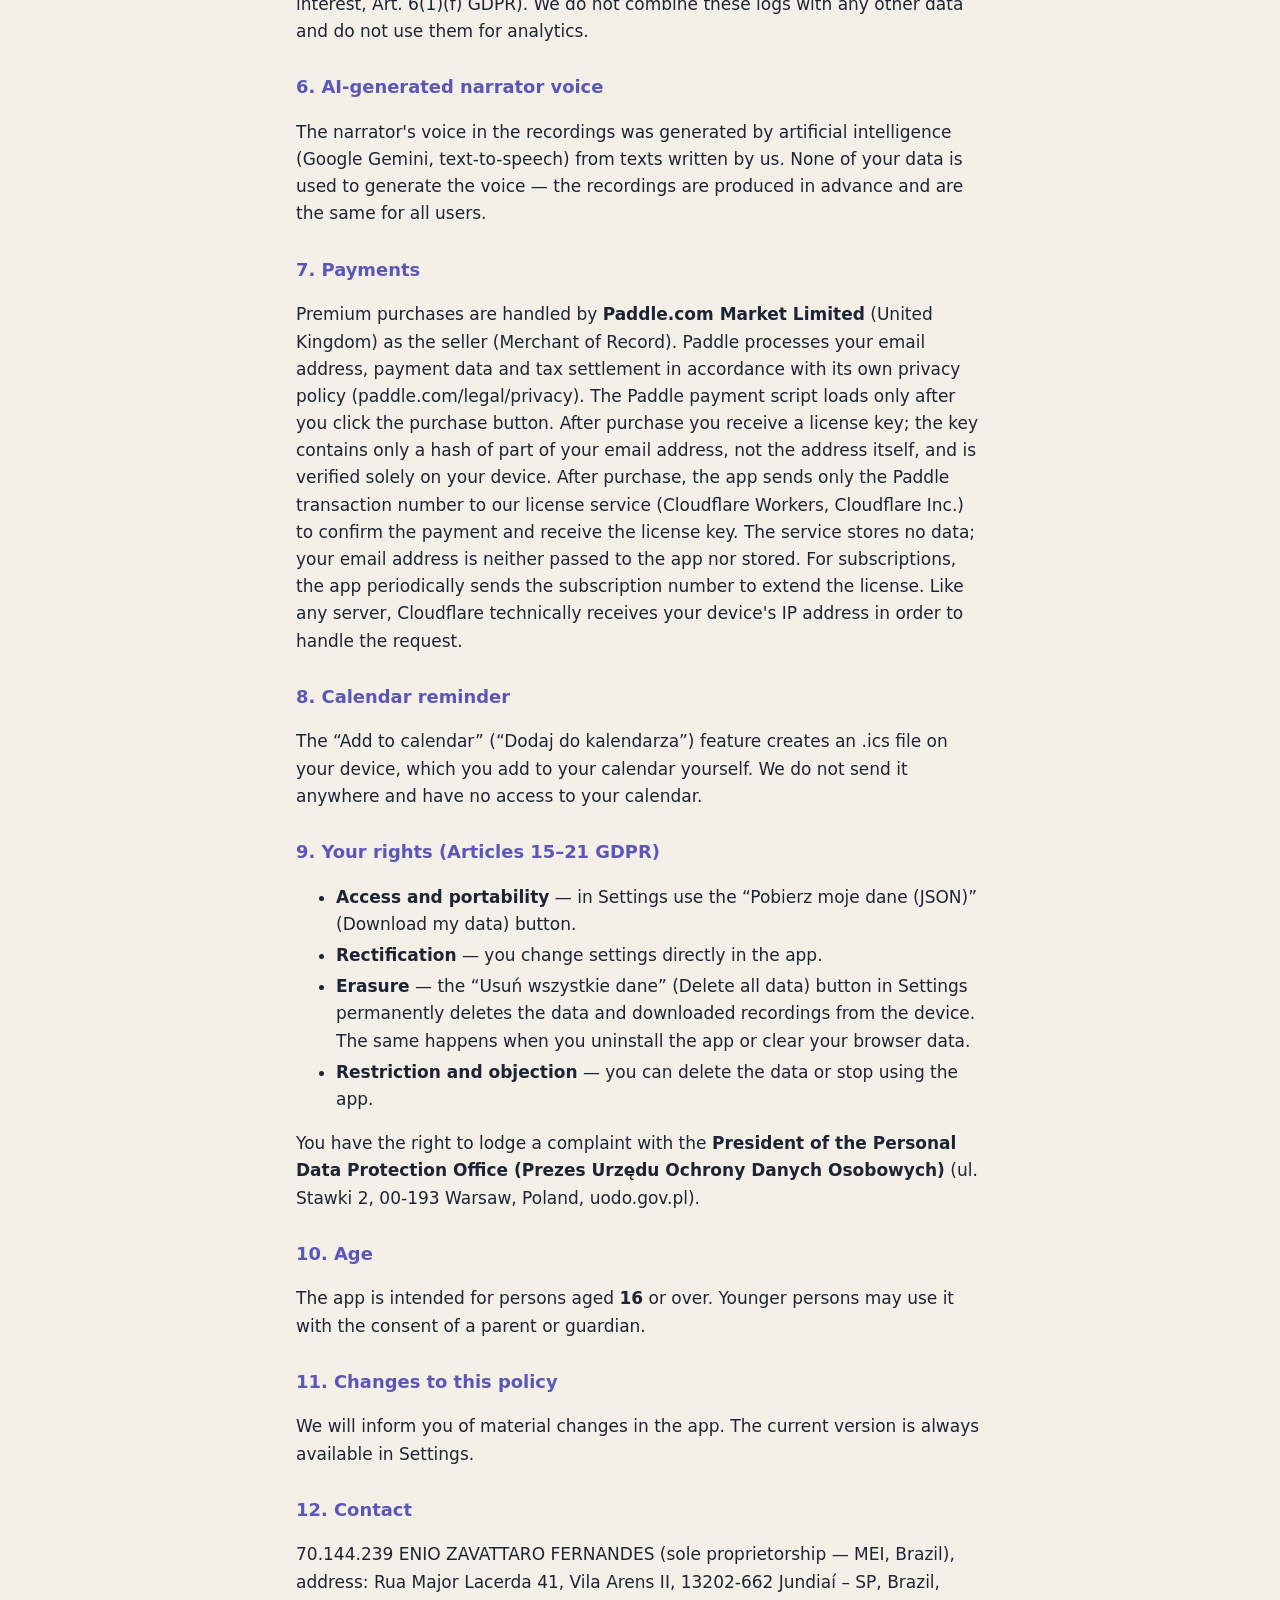
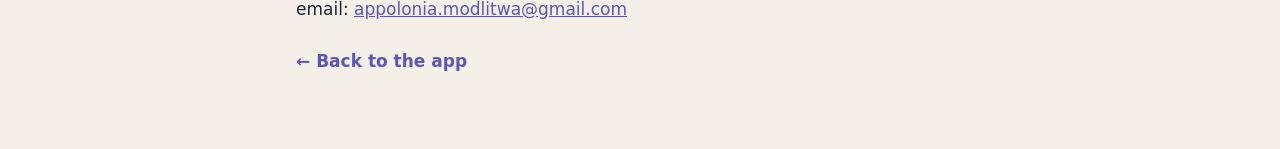
<file: legal/en/privacy.html>
<!doctype html>
<html lang="en">
<head>
<title>Privacy Policy — Ulga</title>
<meta charset="utf-8">
<meta name="viewport" content="width=device-width, initial-scale=1">
<meta name="theme-color" content="#0F1B2D">
<style>
  :root { --bg:#0F1B2D; --text:#E9DCC9; --muted:#9AA3B8; --primary:#A9A6E8; --box:#1D2E48; }
  @media (prefers-color-scheme: light) {
    :root { --bg:#F4EFE7; --text:#1C2536; --muted:#5E6779; --primary:#5B57B8; --box:#ECE6F7; }
  }
  * { box-sizing: border-box; }
  body { margin:0; background:var(--bg); color:var(--text); font:17px/1.6 system-ui, -apple-system, "Segoe UI", Roboto, sans-serif; }
  main { max-width:720px; margin:0 auto; padding:16px 16px 48px; }
  a { color:var(--primary); }
  .back { display:inline-flex; align-items:center; min-height:44px; font-weight:600; text-decoration:none; }
  .lang { margin:0 0 8px; font-size:.95rem; }
  .draft { background:var(--box); border-left:4px solid var(--primary); padding:10px 14px; margin:12px 0 20px; font-weight:600; }
  h1 { font-size:1.6rem; line-height:1.25; margin:8px 0 4px; }
  h2 { color:var(--primary); font-size:1.12rem; margin:28px 0 8px; }
  .meta { color:var(--muted); font-size:.95rem; }
  li { margin:4px 0; }
</style>
</head>
<body>
<main>
  <a class="back" href="../../index.html#/settings">← Back to the app</a>
  <p class="lang"><a href="../privacy.html" hreflang="pl" lang="pl">Wersja polska</a></p>
  <div class="draft">Draft — subject to legal review</div>
  <h1>Ulga Privacy Policy</h1>
  <p class="meta">Last updated: 23.11.2026 · English translation of the Polish “Polityka prywatności”; in case of discrepancy, the Polish version prevails.</p>

  <h2>1. Data controller</h2>
  <p>The data controller within the meaning of the GDPR (Regulation (EU) 2016/679 of the European Parliament and of the Council) is
  70.144.239 ENIO ZAVATTARO FERNANDES (sole proprietorship — MEI, Brazil), address: Rua Major Lacerda 41, Vila Arens II, 13202-662 Jundiaí – SP, Brazil, email: <a href="mailto:appolonia.modlitwa@gmail.com">appolonia.modlitwa@gmail.com</a>.
  You can write to this address about any privacy matter.</p>

  <h2>2. Key points</h2>
  <ul>
    <li>Ulga runs on your device, including without internet. You do not create an account.</li>
    <li><strong>We do not send any of your data to our servers or anyone else's.</strong></li>
    <li>We do not use analytics, ads or tracking cookies.</li>
    <li>We do not ask about your well-being, mood or health and do not record them.</li>
    <li>You can download or delete all app data at any time.</li>
  </ul>

  <h2>3. What data the app stores</h2>
  <p>The app stores only the following, exclusively in the storage of your browser/device (localStorage and Cache Storage):</p>
  <ul>
    <li><strong>consent</strong> — whether you accepted the Terms and Privacy Policy, and the date;</li>
    <li><strong>progress</strong> — number and duration of sessions listened to, day streak, completed program days, a short history of recent sessions;</li>
    <li><strong>settings</strong> — theme, volume, selected sound, timer duration, reminder time;</li>
    <li><strong>license</strong> — premium status and license key (if you enter one);</li>
    <li><strong>downloaded recordings</strong> — session audio files saved for offline listening.</li>
  </ul>
  <p>This data does not leave the device. We have no access to it. The history of sessions listened to is not health data within the meaning of Article 9 GDPR — the app does not diagnose or measure sleep — but it stays with you only regardless.</p>

  <h2>4. Legal basis</h2>
  <p>Storing this information on the device is necessary to provide the service you request (Art. 6(1)(b) GDPR) and, as regards storage on the device, is strictly necessary for the app to function (Article 399 of the Polish Electronic Communications Law).</p>

  <h2>5. Recording files and the server</h2>
  <p>The app and recordings are downloaded from a hosting server like any website. The hosting provider may technically record the IP address and request time in server logs solely to ensure the security and operation of the service (legitimate interest, Art. 6(1)(f) GDPR). We do not combine these logs with any other data and do not use them for analytics.</p>

  <h2>6. AI-generated narrator voice</h2>
  <p>The narrator's voice in the recordings was generated by artificial intelligence (Google Gemini, text-to-speech) from texts written by us. None of your data is used to generate the voice — the recordings are produced in advance and are the same for all users.</p>

  <h2>7. Payments</h2>
  <p>Premium purchases are handled by <strong>Paddle.com Market Limited</strong> (United Kingdom) as the seller (Merchant of Record). Paddle processes your email address, payment data and tax settlement in accordance with its own privacy policy (paddle.com/legal/privacy). The Paddle payment script loads only after you click the purchase button. After purchase you receive a license key; the key contains only a hash of part of your email address, not the address itself, and is verified solely on your device. After purchase, the app sends only the Paddle transaction number to our license service (Cloudflare Workers, Cloudflare Inc.) to confirm the payment and receive the license key. The service stores no data; your email address is neither passed to the app nor stored. For subscriptions, the app periodically sends the subscription number to extend the license. Like any server, Cloudflare technically receives your device's IP address in order to handle the request.</p>

  <h2>8. Calendar reminder</h2>
  <p>The “Add to calendar” (“Dodaj do kalendarza”) feature creates an .ics file on your device, which you add to your calendar yourself. We do not send it anywhere and have no access to your calendar.</p>

  <h2>9. Your rights (Articles 15–21 GDPR)</h2>
  <ul>
    <li><strong>Access and portability</strong> — in Settings use the “Pobierz moje dane (JSON)” (Download my data) button.</li>
    <li><strong>Rectification</strong> — you change settings directly in the app.</li>
    <li><strong>Erasure</strong> — the “Usuń wszystkie dane” (Delete all data) button in Settings permanently deletes the data and downloaded recordings from the device. The same happens when you uninstall the app or clear your browser data.</li>
    <li><strong>Restriction and objection</strong> — you can delete the data or stop using the app.</li>
  </ul>
  <p>You have the right to lodge a complaint with the <strong>President of the Personal Data Protection Office (Prezes Urzędu Ochrony Danych Osobowych)</strong> (ul. Stawki 2, 00-193 Warsaw, Poland, uodo.gov.pl).</p>

  <h2>10. Age</h2>
  <p>The app is intended for persons aged <strong>16</strong> or over. Younger persons may use it with the consent of a parent or guardian.</p>

  <h2>11. Changes to this policy</h2>
  <p>We will inform you of material changes in the app. The current version is always available in Settings.</p>

  <h2>12. Contact</h2>
  <p>70.144.239 ENIO ZAVATTARO FERNANDES (sole proprietorship — MEI, Brazil), address: Rua Major Lacerda 41, Vila Arens II, 13202-662 Jundiaí – SP, Brazil, email: <a href="mailto:appolonia.modlitwa@gmail.com">appolonia.modlitwa@gmail.com</a></p>

  <p><a class="back" href="../../index.html#/settings">← Back to the app</a></p>
</main>
</body>
</html>
</file>
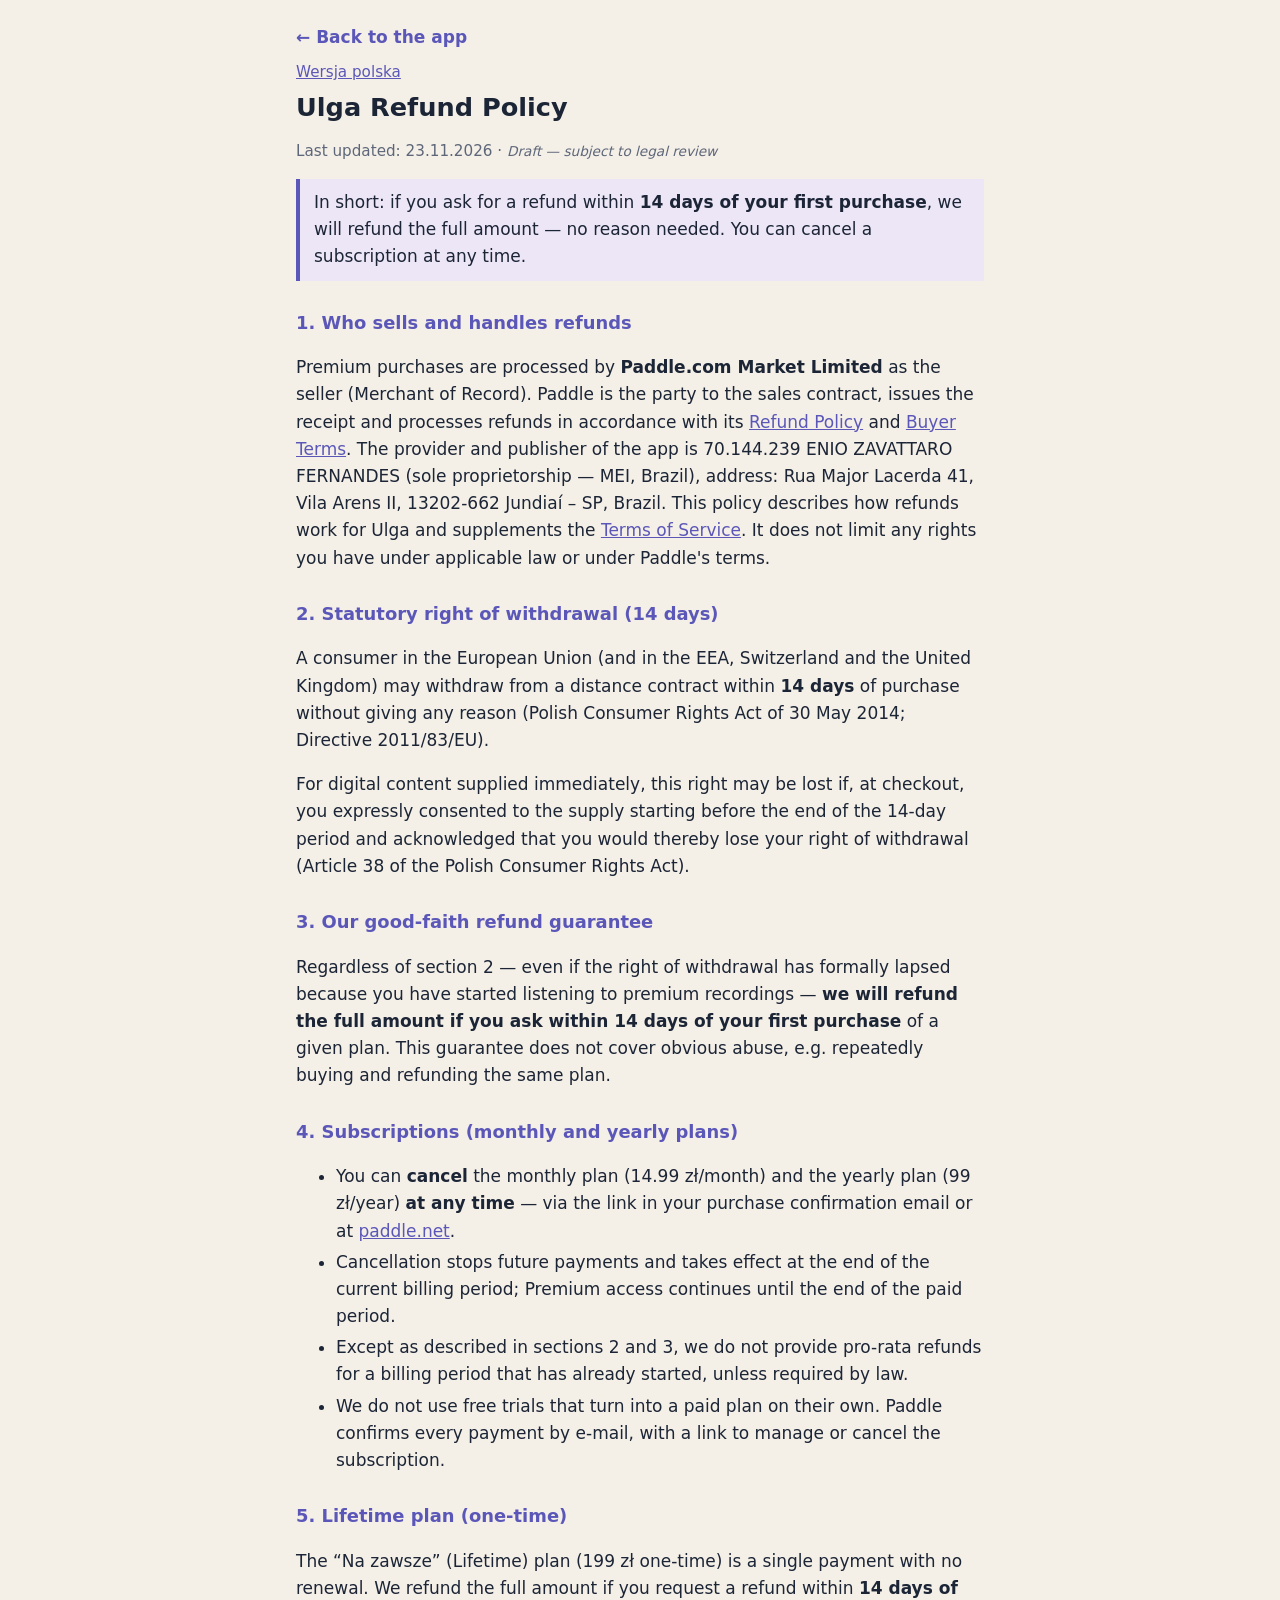
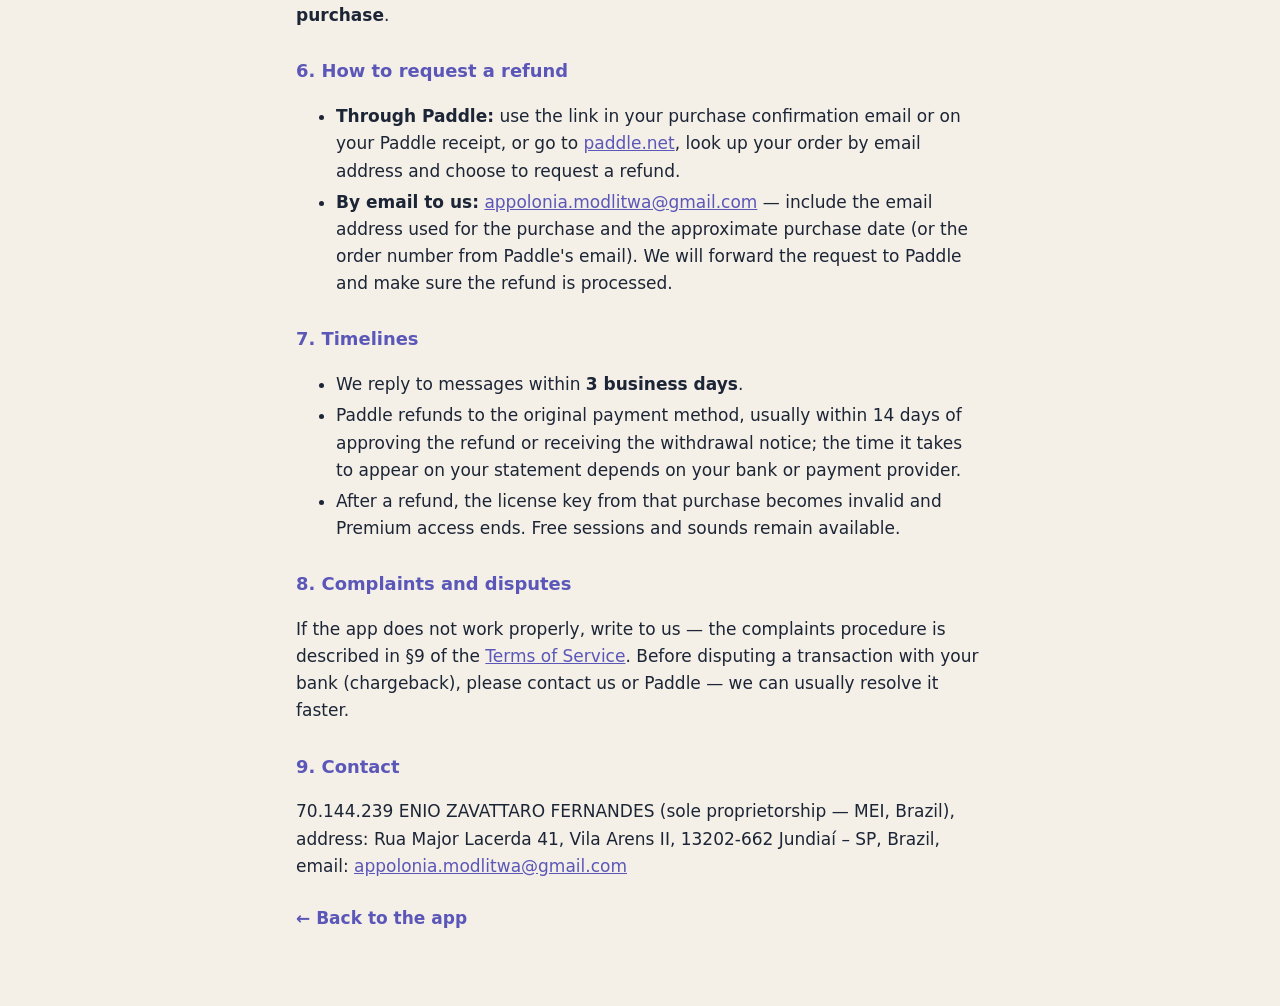
<file: legal/en/refund.html>
<!doctype html>
<html lang="en">
<head>
<title>Refund Policy — Ulga</title>
<meta charset="utf-8">
<meta name="viewport" content="width=device-width, initial-scale=1">
<meta name="theme-color" content="#0F1B2D">
<style>
  :root { --bg:#0F1B2D; --text:#E9DCC9; --muted:#9AA3B8; --primary:#A9A6E8; --box:#1D2E48; }
  @media (prefers-color-scheme: light) {
    :root { --bg:#F4EFE7; --text:#1C2536; --muted:#5E6779; --primary:#5B57B8; --box:#ECE6F7; }
  }
  * { box-sizing: border-box; }
  body { margin:0; background:var(--bg); color:var(--text); font:17px/1.6 system-ui, -apple-system, "Segoe UI", Roboto, sans-serif; }
  main { max-width:720px; margin:0 auto; padding:16px 16px 48px; }
  a { color:var(--primary); }
  .back { display:inline-flex; align-items:center; min-height:44px; font-weight:600; text-decoration:none; }
  .lang { margin:0 0 8px; font-size:.95rem; }
  .draft-note { color:var(--muted); font-size:.85rem; font-style:italic; }
  .box { background:var(--box); border-left:4px solid var(--primary); padding:10px 14px; margin:12px 0; }
  h1 { font-size:1.6rem; line-height:1.25; margin:8px 0 4px; }
  h2 { color:var(--primary); font-size:1.12rem; margin:28px 0 8px; }
  .meta { color:var(--muted); font-size:.95rem; }
  li { margin:4px 0; }
</style>
</head>
<body>
<main>
  <a class="back" href="../../index.html#/settings">← Back to the app</a>
  <p class="lang"><a href="../refund.html" hreflang="pl" lang="pl">Wersja polska</a></p>
  <h1>Ulga Refund Policy</h1>
  <p class="meta">Last updated: 23.11.2026 · <span class="draft-note">Draft — subject to legal review</span></p>

  <div class="box">In short: if you ask for a refund within <strong>14 days of your first purchase</strong>, we will refund the full amount — no reason needed. You can cancel a subscription at any time.</div>

  <h2>1. Who sells and handles refunds</h2>
  <p>Premium purchases are processed by <strong>Paddle.com Market Limited</strong> as the seller (Merchant of Record). Paddle is the party to the sales contract, issues the receipt and processes refunds in accordance with its <a href="https://www.paddle.com/legal/refund-policy" rel="noopener">Refund Policy</a> and <a href="https://www.paddle.com/legal/invoiced-consumer-terms" rel="noopener">Buyer Terms</a>. The provider and publisher of the app is 70.144.239 ENIO ZAVATTARO FERNANDES (sole proprietorship — MEI, Brazil), address: Rua Major Lacerda 41, Vila Arens II, 13202-662 Jundiaí – SP, Brazil. This policy describes how refunds work for Ulga and supplements the <a href="terms.html">Terms of Service</a>. It does not limit any rights you have under applicable law or under Paddle's terms.</p>

  <h2>2. Statutory right of withdrawal (14 days)</h2>
  <p>A consumer in the European Union (and in the EEA, Switzerland and the United Kingdom) may withdraw from a distance contract within <strong>14 days</strong> of purchase without giving any reason (Polish Consumer Rights Act of 30 May 2014; Directive 2011/83/EU).</p>
  <p>For digital content supplied immediately, this right may be lost if, at checkout, you expressly consented to the supply starting before the end of the 14-day period and acknowledged that you would thereby lose your right of withdrawal (Article 38 of the Polish Consumer Rights Act).</p>

  <h2>3. Our good-faith refund guarantee</h2>
  <p>Regardless of section 2 — even if the right of withdrawal has formally lapsed because you have started listening to premium recordings — <strong>we will refund the full amount if you ask within 14 days of your first purchase</strong> of a given plan. This guarantee does not cover obvious abuse, e.g. repeatedly buying and refunding the same plan.</p>

  <h2>4. Subscriptions (monthly and yearly plans)</h2>
  <ul>
    <li>You can <strong>cancel</strong> the monthly plan (14.99 zł/month) and the yearly plan (99 zł/year) <strong>at any time</strong> — via the link in your purchase confirmation email or at <a href="https://paddle.net" rel="noopener">paddle.net</a>.</li>
    <li>Cancellation stops future payments and takes effect at the end of the current billing period; Premium access continues until the end of the paid period.</li>
    <li>Except as described in sections 2 and 3, we do not provide pro-rata refunds for a billing period that has already started, unless required by law.</li>
    <li>We do not use free trials that turn into a paid plan on their own. Paddle confirms every payment by e-mail, with a link to manage or cancel the subscription.</li>
  </ul>

  <h2>5. Lifetime plan (one-time)</h2>
  <p>The “Na zawsze” (Lifetime) plan (199 zł one-time) is a single payment with no renewal. We refund the full amount if you request a refund within <strong>14 days of purchase</strong>.</p>

  <h2>6. How to request a refund</h2>
  <ul>
    <li><strong>Through Paddle:</strong> use the link in your purchase confirmation email or on your Paddle receipt, or go to <a href="https://paddle.net" rel="noopener">paddle.net</a>, look up your order by email address and choose to request a refund.</li>
    <li><strong>By email to us:</strong> <a href="mailto:appolonia.modlitwa@gmail.com">appolonia.modlitwa@gmail.com</a> — include the email address used for the purchase and the approximate purchase date (or the order number from Paddle's email). We will forward the request to Paddle and make sure the refund is processed.</li>
  </ul>

  <h2>7. Timelines</h2>
  <ul>
    <li>We reply to messages within <strong>3 business days</strong>.</li>
    <li>Paddle refunds to the original payment method, usually within 14 days of approving the refund or receiving the withdrawal notice; the time it takes to appear on your statement depends on your bank or payment provider.</li>
    <li>After a refund, the license key from that purchase becomes invalid and Premium access ends. Free sessions and sounds remain available.</li>
  </ul>

  <h2>8. Complaints and disputes</h2>
  <p>If the app does not work properly, write to us — the complaints procedure is described in §9 of the <a href="terms.html">Terms of Service</a>. Before disputing a transaction with your bank (chargeback), please contact us or Paddle — we can usually resolve it faster.</p>

  <h2>9. Contact</h2>
  <p>70.144.239 ENIO ZAVATTARO FERNANDES (sole proprietorship — MEI, Brazil), address: Rua Major Lacerda 41, Vila Arens II, 13202-662 Jundiaí – SP, Brazil, email: <a href="mailto:appolonia.modlitwa@gmail.com">appolonia.modlitwa@gmail.com</a></p>

  <p><a class="back" href="../../index.html#/settings">← Back to the app</a></p>
</main>
</body>
</html>
</file>
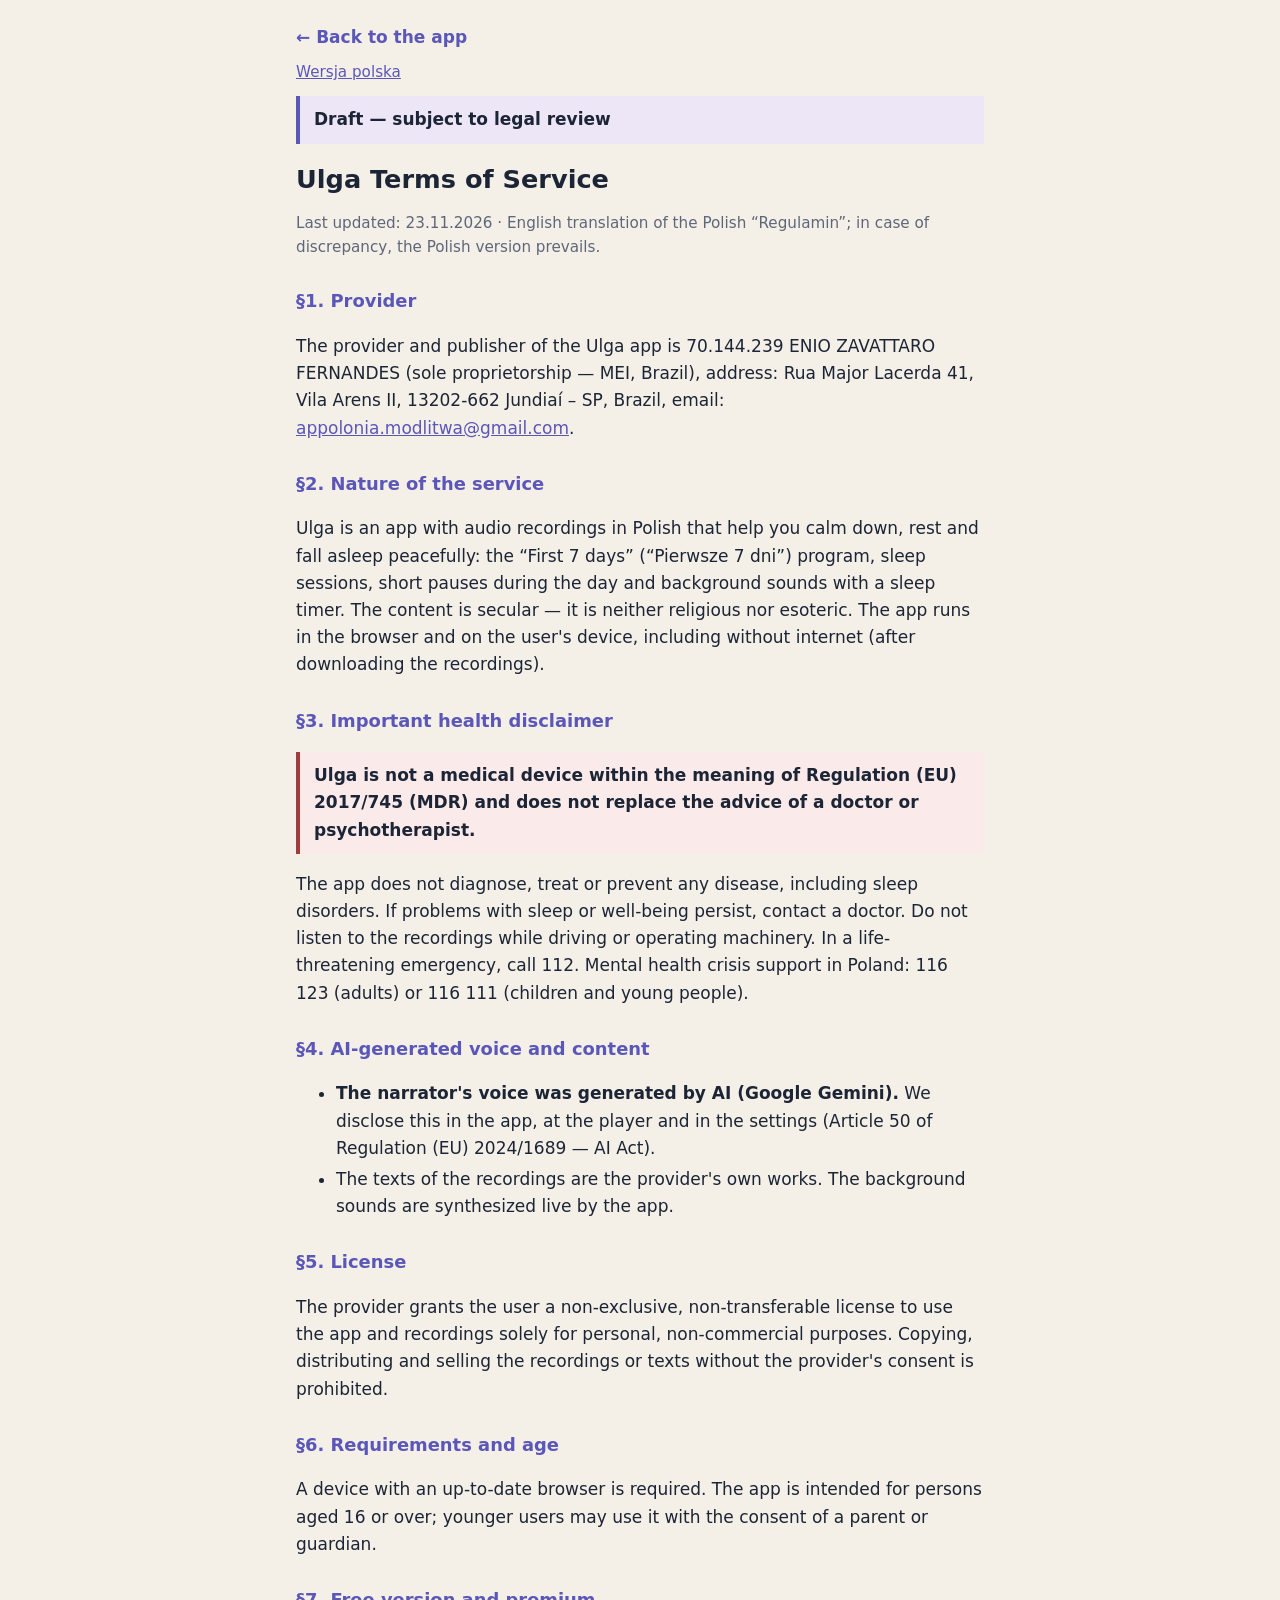
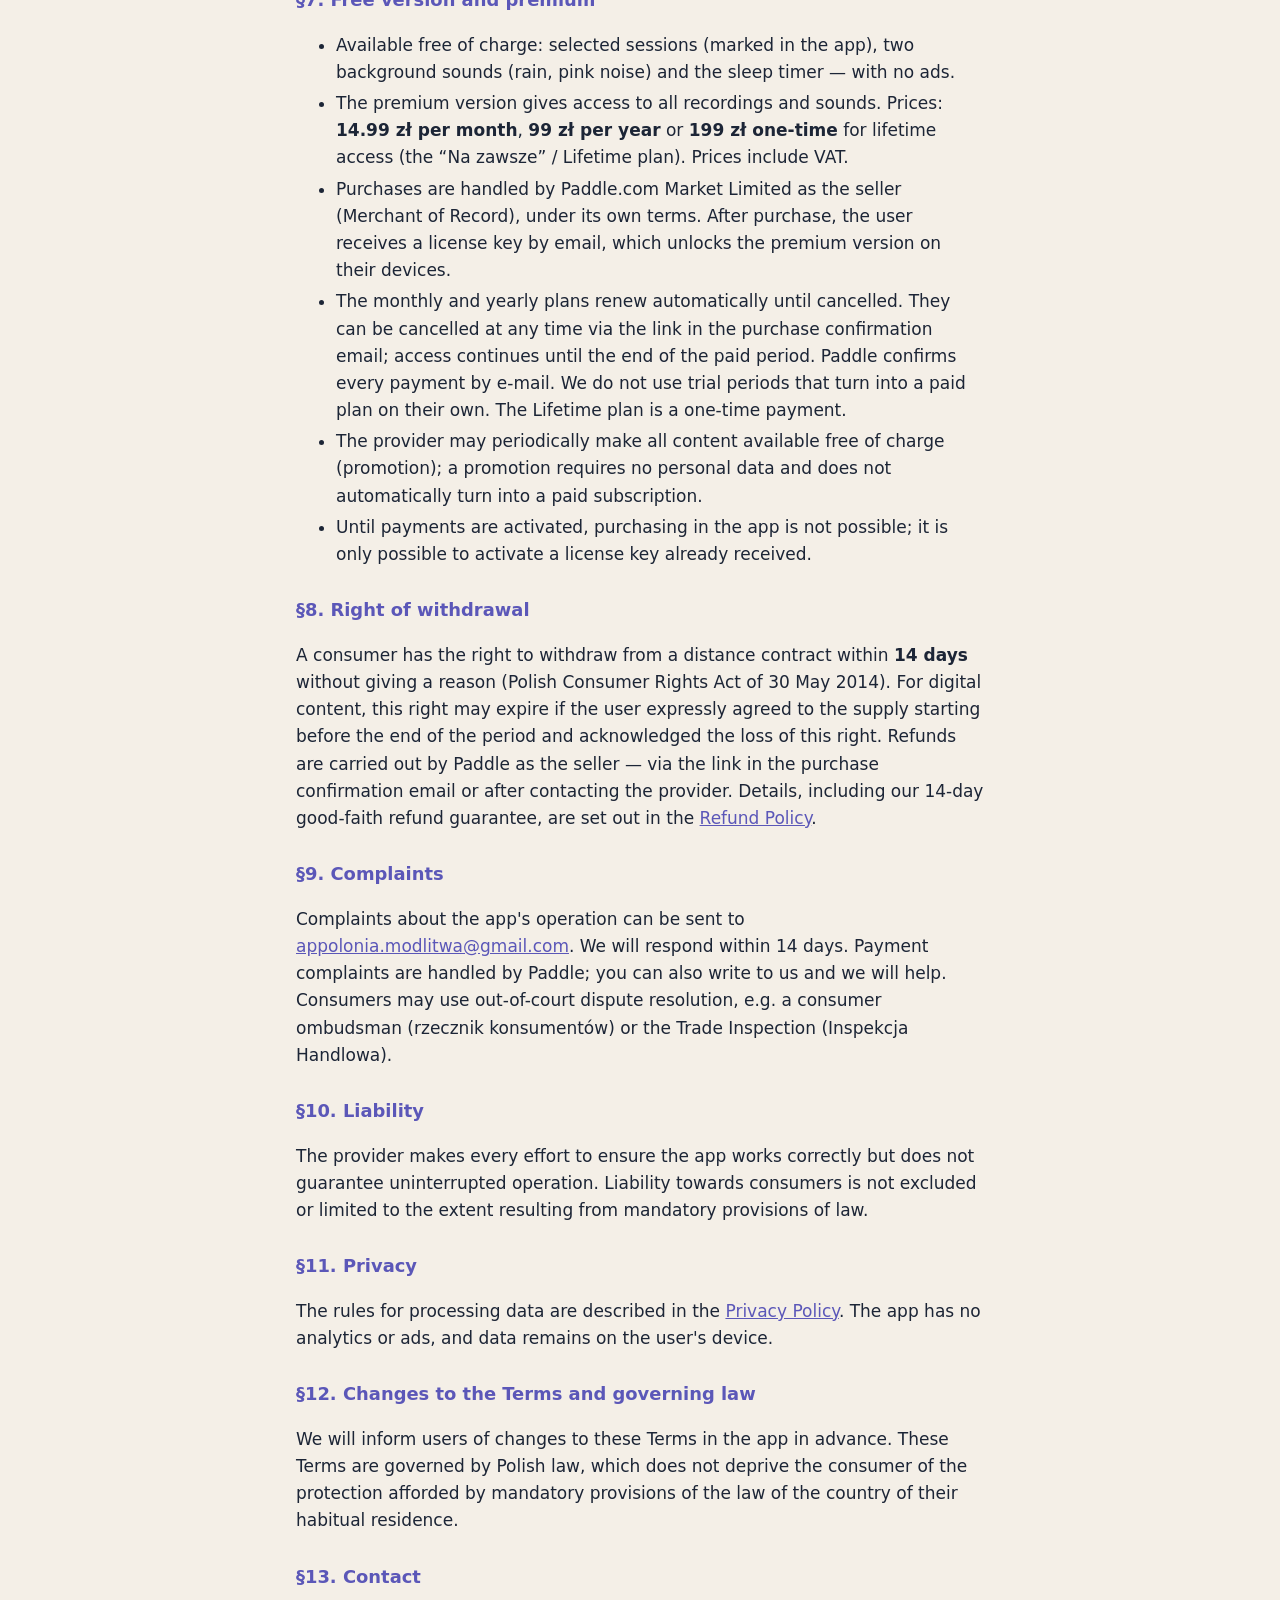
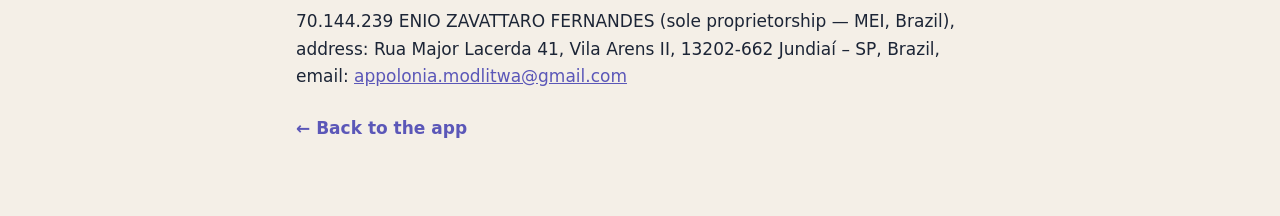
<file: legal/en/terms.html>
<!doctype html>
<html lang="en">
<head>
<title>Terms of Service — Ulga</title>
<meta charset="utf-8">
<meta name="viewport" content="width=device-width, initial-scale=1">
<meta name="theme-color" content="#0F1B2D">
<style>
  :root { --bg:#0F1B2D; --text:#E9DCC9; --muted:#9AA3B8; --primary:#A9A6E8; --box:#1D2E48; --warn:#3A2430; --warnb:#F0A3A3; }
  @media (prefers-color-scheme: light) {
    :root { --bg:#F4EFE7; --text:#1C2536; --muted:#5E6779; --primary:#5B57B8; --box:#ECE6F7; --warn:#FBEAEA; --warnb:#A23B3B; }
  }
  * { box-sizing: border-box; }
  body { margin:0; background:var(--bg); color:var(--text); font:17px/1.6 system-ui, -apple-system, "Segoe UI", Roboto, sans-serif; }
  main { max-width:720px; margin:0 auto; padding:16px 16px 48px; }
  a { color:var(--primary); }
  .back { display:inline-flex; align-items:center; min-height:44px; font-weight:600; text-decoration:none; }
  .lang { margin:0 0 8px; font-size:.95rem; }
  .draft { background:var(--box); border-left:4px solid var(--primary); padding:10px 14px; margin:12px 0 20px; font-weight:600; }
  .warn { background:var(--warn); border-left:4px solid var(--warnb); padding:10px 14px; font-weight:600; }
  h1 { font-size:1.6rem; line-height:1.25; margin:8px 0 4px; }
  h2 { color:var(--primary); font-size:1.12rem; margin:28px 0 8px; }
  .meta { color:var(--muted); font-size:.95rem; }
  li { margin:4px 0; }
</style>
</head>
<body>
<main>
  <a class="back" href="../../index.html#/settings">← Back to the app</a>
  <p class="lang"><a href="../terms.html" hreflang="pl" lang="pl">Wersja polska</a></p>
  <div class="draft">Draft — subject to legal review</div>
  <h1>Ulga Terms of Service</h1>
  <p class="meta">Last updated: 23.11.2026 · English translation of the Polish “Regulamin”; in case of discrepancy, the Polish version prevails.</p>

  <h2>§1. Provider</h2>
  <p>The provider and publisher of the Ulga app is 70.144.239 ENIO ZAVATTARO FERNANDES (sole proprietorship — MEI, Brazil), address: Rua Major Lacerda 41, Vila Arens II, 13202-662 Jundiaí – SP, Brazil, email: <a href="mailto:appolonia.modlitwa@gmail.com">appolonia.modlitwa@gmail.com</a>.</p>

  <h2>§2. Nature of the service</h2>
  <p>Ulga is an app with audio recordings in Polish that help you calm down, rest and fall asleep peacefully: the “First 7 days” (“Pierwsze 7 dni”) program, sleep sessions, short pauses during the day and background sounds with a sleep timer. The content is secular — it is neither religious nor esoteric. The app runs in the browser and on the user's device, including without internet (after downloading the recordings).</p>

  <h2>§3. Important health disclaimer</h2>
  <p class="warn">Ulga is not a medical device within the meaning of Regulation (EU) 2017/745 (MDR) and does not replace the advice of a doctor or psychotherapist.</p>
  <p>The app does not diagnose, treat or prevent any disease, including sleep disorders. If problems with sleep or well-being persist, contact a doctor. Do not listen to the recordings while driving or operating machinery. In a life-threatening emergency, call 112. Mental health crisis support in Poland: 116 123 (adults) or 116 111 (children and young people).</p>

  <h2>§4. AI-generated voice and content</h2>
  <ul>
    <li><strong>The narrator's voice was generated by AI (Google Gemini).</strong> We disclose this in the app, at the player and in the settings (Article 50 of Regulation (EU) 2024/1689 — AI Act).</li>
    <li>The texts of the recordings are the provider's own works. The background sounds are synthesized live by the app.</li>
  </ul>

  <h2>§5. License</h2>
  <p>The provider grants the user a non-exclusive, non-transferable license to use the app and recordings solely for personal, non-commercial purposes. Copying, distributing and selling the recordings or texts without the provider's consent is prohibited.</p>

  <h2>§6. Requirements and age</h2>
  <p>A device with an up-to-date browser is required. The app is intended for persons aged 16 or over; younger users may use it with the consent of a parent or guardian.</p>

  <h2>§7. Free version and premium</h2>
  <ul>
    <li>Available free of charge: selected sessions (marked in the app), two background sounds (rain, pink noise) and the sleep timer — with no ads.</li>
    <li>The premium version gives access to all recordings and sounds. Prices: <strong>14.99 zł per month</strong>, <strong>99 zł per year</strong> or <strong>199 zł one-time</strong> for lifetime access (the “Na zawsze” / Lifetime plan). Prices include VAT.</li>
    <li>Purchases are handled by Paddle.com Market Limited as the seller (Merchant of Record), under its own terms. After purchase, the user receives a license key by email, which unlocks the premium version on their devices.</li>
    <li>The monthly and yearly plans renew automatically until cancelled. They can be cancelled at any time via the link in the purchase confirmation email; access continues until the end of the paid period. Paddle confirms every payment by e-mail. We do not use trial periods that turn into a paid plan on their own. The Lifetime plan is a one-time payment.</li>
    <li>The provider may periodically make all content available free of charge (promotion); a promotion requires no personal data and does not automatically turn into a paid subscription.</li>
    <li>Until payments are activated, purchasing in the app is not possible; it is only possible to activate a license key already received.</li>
  </ul>

  <h2>§8. Right of withdrawal</h2>
  <p>A consumer has the right to withdraw from a distance contract within <strong>14 days</strong> without giving a reason (Polish Consumer Rights Act of 30 May 2014). For digital content, this right may expire if the user expressly agreed to the supply starting before the end of the period and acknowledged the loss of this right. Refunds are carried out by Paddle as the seller — via the link in the purchase confirmation email or after contacting the provider. Details, including our 14-day good-faith refund guarantee, are set out in the <a href="refund.html">Refund Policy</a>.</p>

  <h2>§9. Complaints</h2>
  <p>Complaints about the app's operation can be sent to <a href="mailto:appolonia.modlitwa@gmail.com">appolonia.modlitwa@gmail.com</a>. We will respond within 14 days. Payment complaints are handled by Paddle; you can also write to us and we will help. Consumers may use out-of-court dispute resolution, e.g. a consumer ombudsman (rzecznik konsumentów) or the Trade Inspection (Inspekcja Handlowa).</p>

  <h2>§10. Liability</h2>
  <p>The provider makes every effort to ensure the app works correctly but does not guarantee uninterrupted operation. Liability towards consumers is not excluded or limited to the extent resulting from mandatory provisions of law.</p>

  <h2>§11. Privacy</h2>
  <p>The rules for processing data are described in the <a href="privacy.html">Privacy Policy</a>. The app has no analytics or ads, and data remains on the user's device.</p>

  <h2>§12. Changes to the Terms and governing law</h2>
  <p>We will inform users of changes to these Terms in the app in advance. These Terms are governed by Polish law, which does not deprive the consumer of the protection afforded by mandatory provisions of the law of the country of their habitual residence.</p>

  <h2>§13. Contact</h2>
  <p>70.144.239 ENIO ZAVATTARO FERNANDES (sole proprietorship — MEI, Brazil), address: Rua Major Lacerda 41, Vila Arens II, 13202-662 Jundiaí – SP, Brazil, email: <a href="mailto:appolonia.modlitwa@gmail.com">appolonia.modlitwa@gmail.com</a></p>

  <p><a class="back" href="../../index.html#/settings">← Back to the app</a></p>
</main>
</body>
</html>
</file>
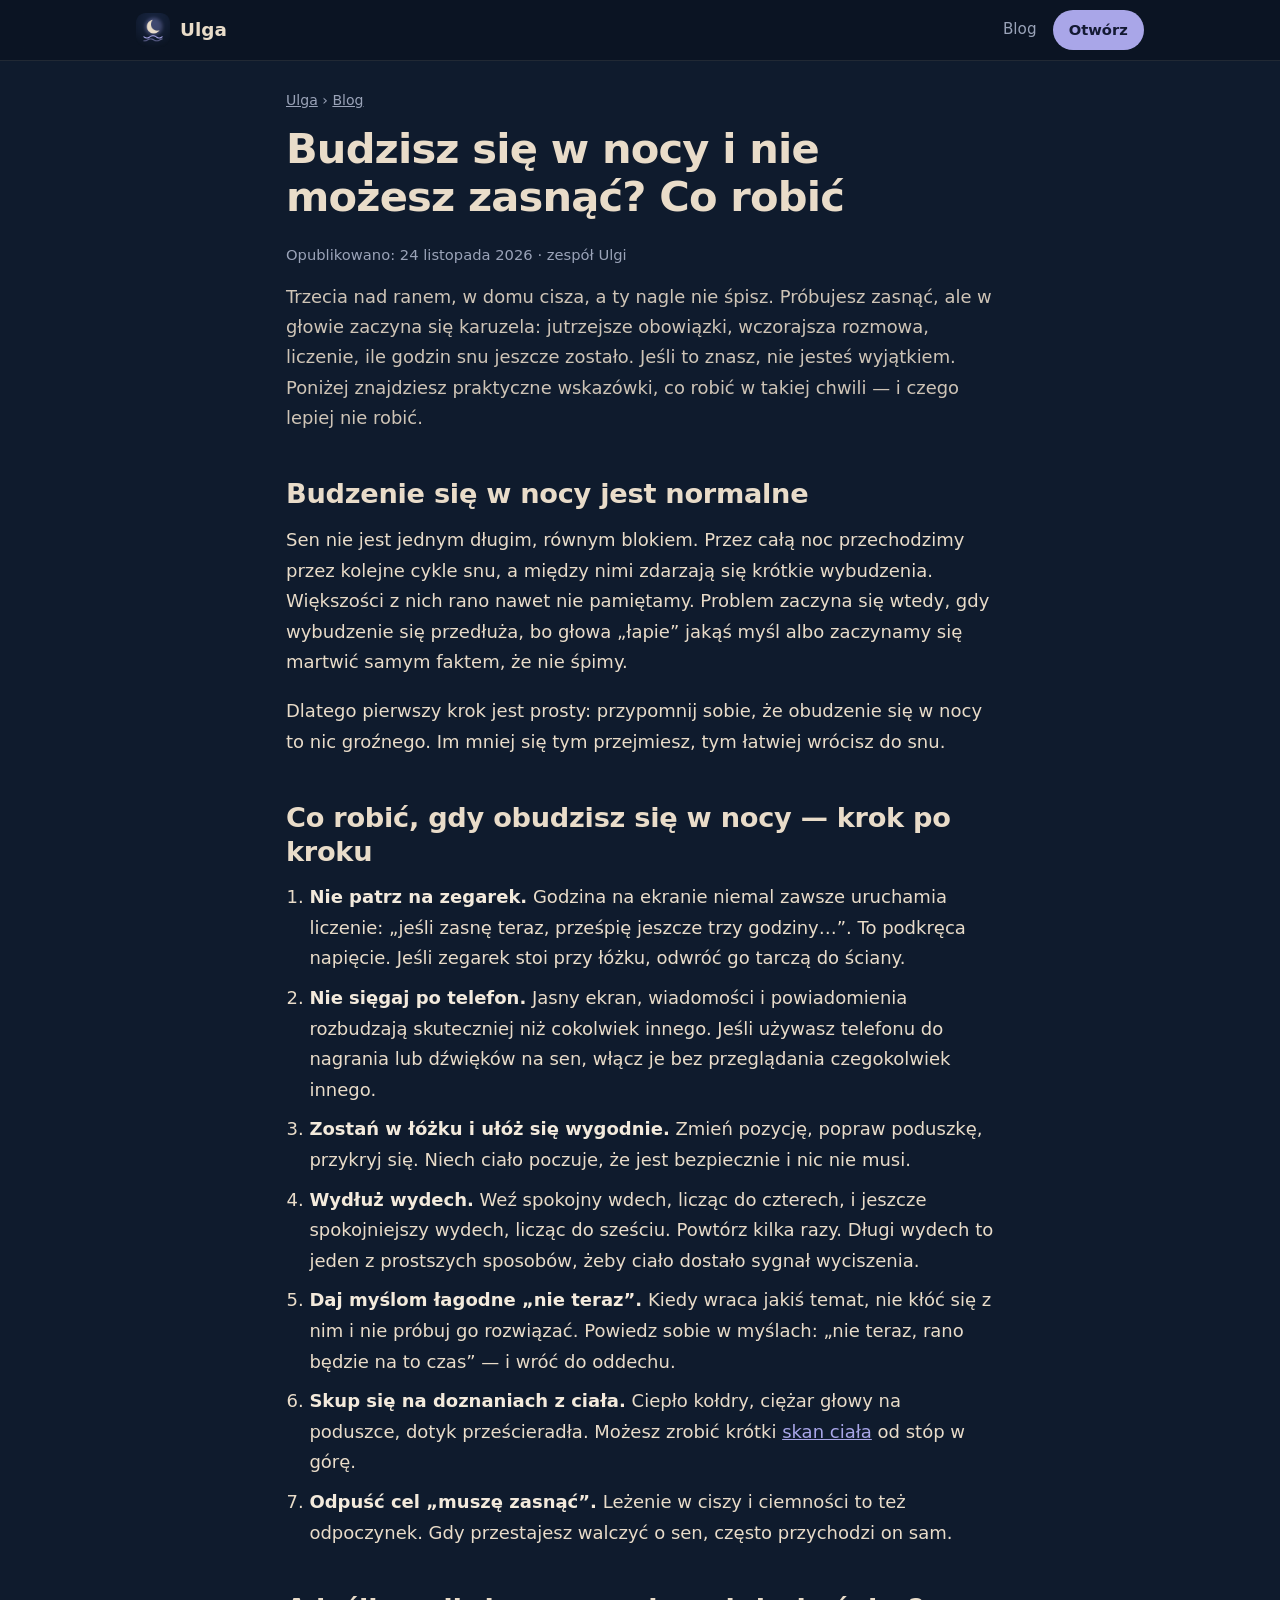
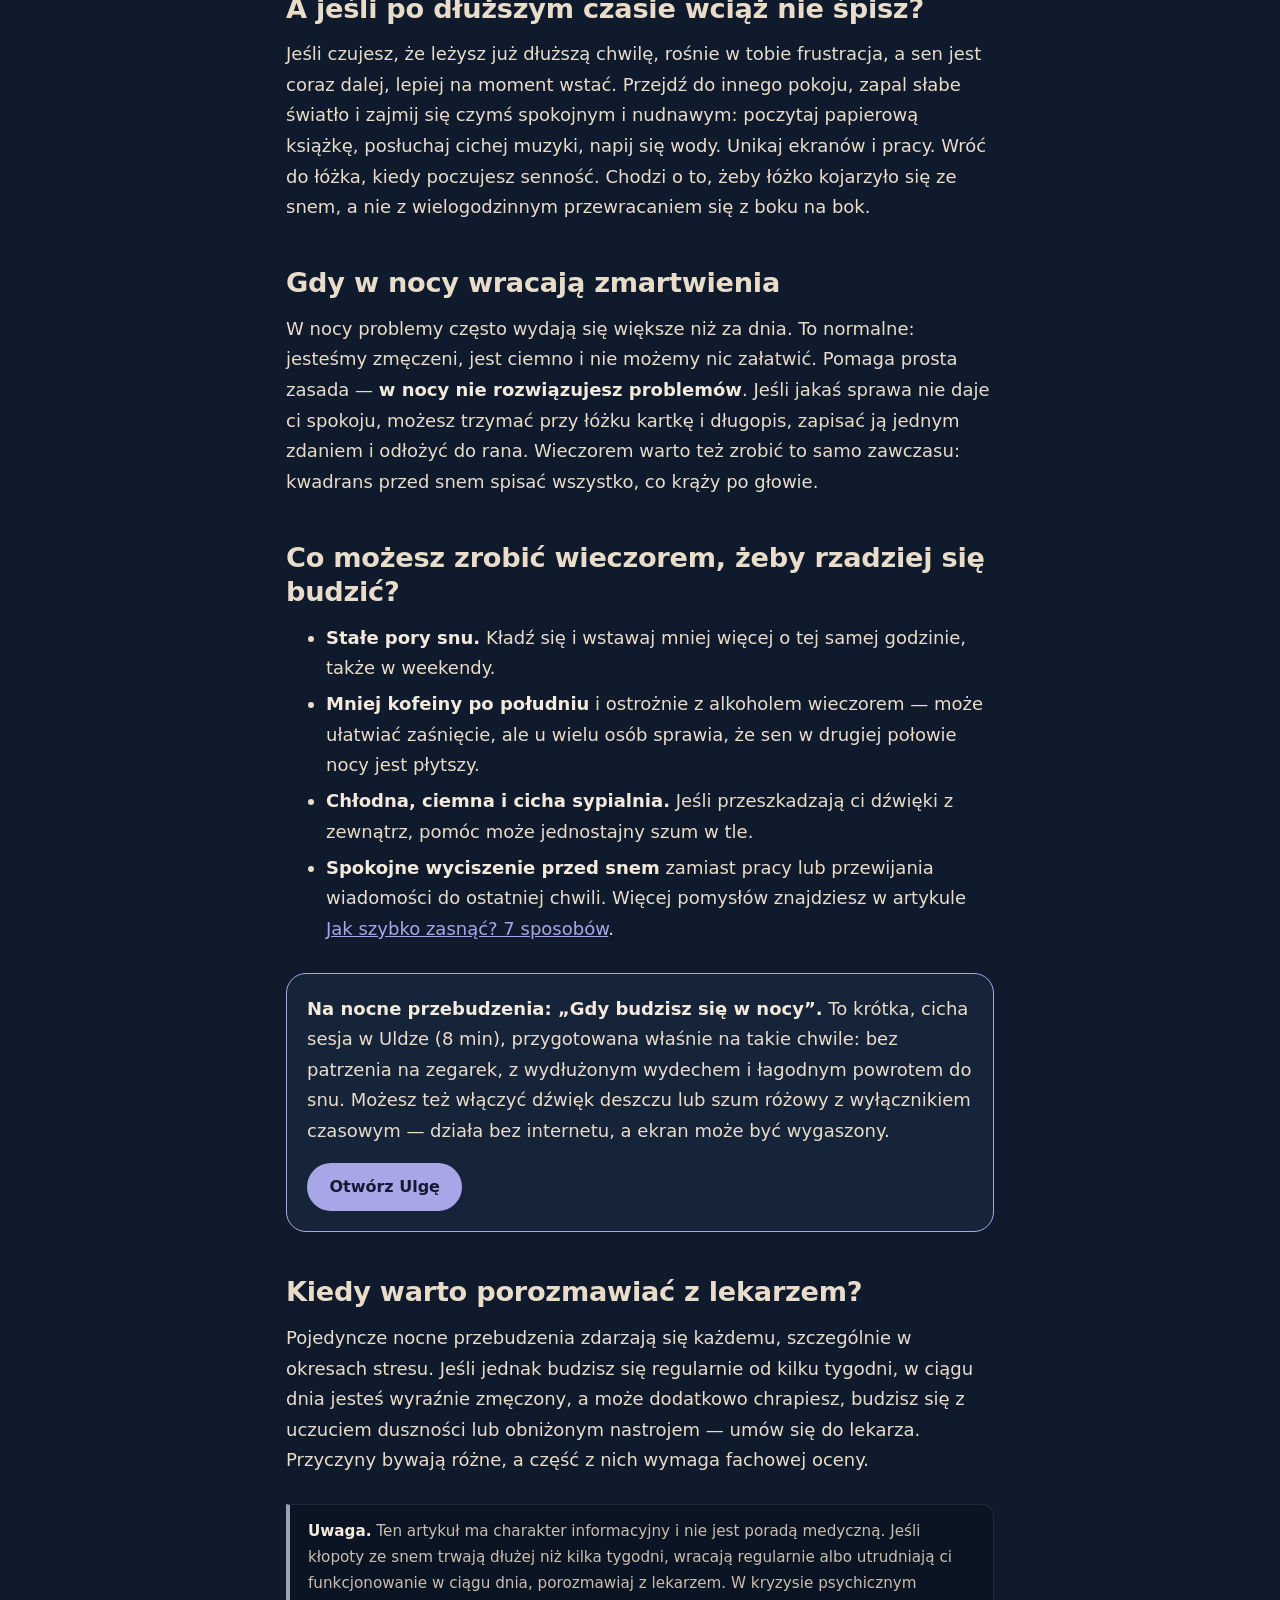
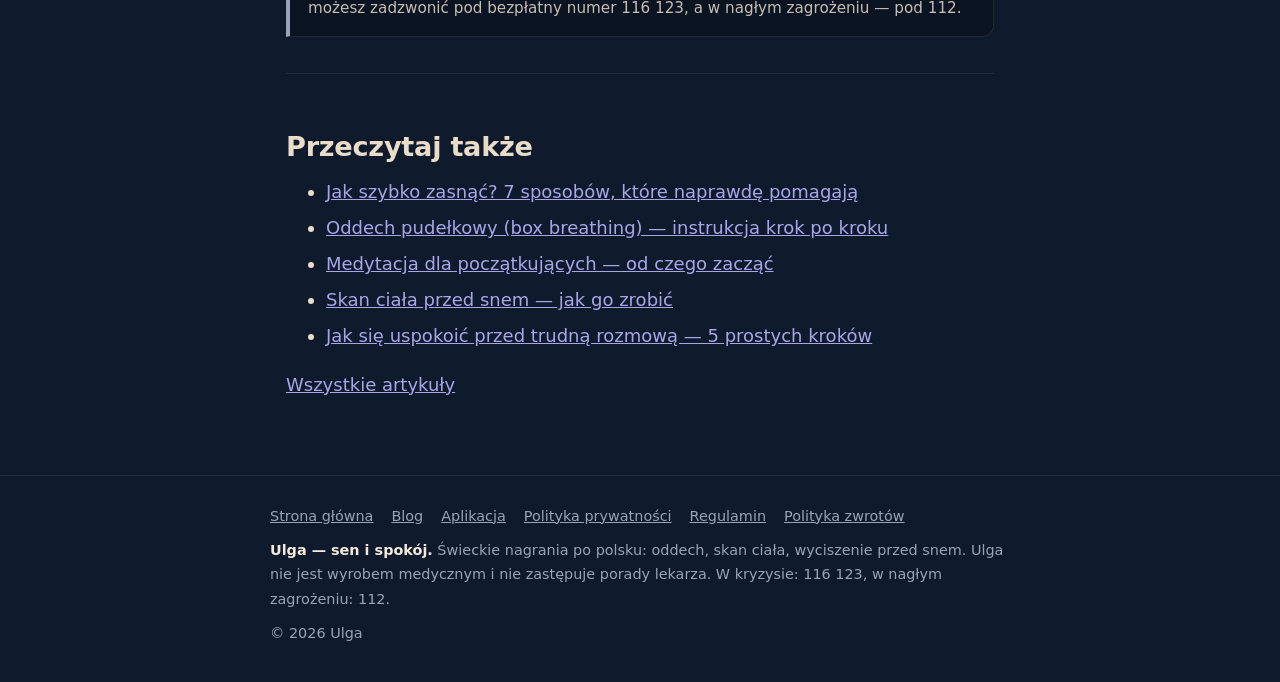
<file: site/blog/budzenie-sie-w-nocy.html>
<!doctype html>
<html lang="pl">
<head>
<meta charset="utf-8">
<meta name="viewport" content="width=device-width, initial-scale=1, viewport-fit=cover">
<title>Budzisz się w nocy i nie możesz zasnąć? Co robić | Ulga</title>
<meta name="description" content="Budzisz się w nocy i nie możesz ponownie zasnąć? Co robić od razu w łóżku, czego unikać (zegarek, telefon) i jakie wieczorne nawyki mogą pomóc.">
<link rel="canonical" href="https://zavattaro.github.io/ulga/site/blog/budzenie-sie-w-nocy.html">
<meta name="theme-color" content="#0F1B2D">
<meta name="color-scheme" content="dark">
<meta property="og:type" content="article">
<meta property="og:locale" content="pl_PL">
<meta property="og:site_name" content="Ulga">
<meta property="og:title" content="Budzisz się w nocy i nie możesz zasnąć? Co robić">
<meta property="og:description" content="Budzisz się w nocy i nie możesz ponownie zasnąć? Co robić od razu w łóżku, czego unikać (zegarek, telefon) i jakie wieczorne nawyki mogą pomóc.">
<meta property="og:url" content="https://zavattaro.github.io/ulga/site/blog/budzenie-sie-w-nocy.html">
<meta property="og:image" content="https://zavattaro.github.io/ulga/icons/icon-512.png">
<meta name="twitter:card" content="summary">
<link rel="icon" type="image/png" sizes="192x192" href="../../icons/icon-192.png">
<link rel="apple-touch-icon" href="../../icons/apple-touch-icon.png">
<script type="application/ld+json">
{
 "@context": "https://schema.org",
 "@graph": [
  {
   "@type": "Article",
   "headline": "Budzisz się w nocy i nie możesz zasnąć? Co robić",
   "description": "Budzisz się w nocy i nie możesz ponownie zasnąć? Co robić od razu w łóżku, czego unikać (zegarek, telefon) i jakie wieczorne nawyki mogą pomóc.",
   "inLanguage": "pl",
   "datePublished": "2026-11-24",
   "dateModified": "2026-11-24",
   "author": {
    "@type": "Organization",
    "name": "Ulga"
   },
   "publisher": {
    "@type": "Organization",
    "name": "Ulga",
    "url": "https://zavattaro.github.io/ulga/site/",
    "logo": {
     "@type": "ImageObject",
     "url": "https://zavattaro.github.io/ulga/icons/icon-512.png"
    }
   },
   "image": "https://zavattaro.github.io/ulga/icons/icon-512.png",
   "mainEntityOfPage": {
    "@type": "WebPage",
    "@id": "https://zavattaro.github.io/ulga/site/blog/budzenie-sie-w-nocy.html"
   }
  },
  {
   "@type": "BreadcrumbList",
   "itemListElement": [
    {
     "@type": "ListItem",
     "position": 1,
     "name": "Ulga",
     "item": "https://zavattaro.github.io/ulga/site/"
    },
    {
     "@type": "ListItem",
     "position": 2,
     "name": "Blog",
     "item": "https://zavattaro.github.io/ulga/site/blog/"
    },
    {
     "@type": "ListItem",
     "position": 3,
     "name": "Budzisz się w nocy i nie możesz zasnąć? Co robić",
     "item": "https://zavattaro.github.io/ulga/site/blog/budzenie-sie-w-nocy.html"
    }
   ]
  }
 ]
}
</script>
<style>
:root{--bg:#0F1B2D;--bg2:#0B1422;--surface:#16243A;--surface2:#1D2E48;--primary:#A9A6E8;--on-primary:#141A33;--sand:#E9DCC9;--muted:#9AA3B8;--line:rgba(233,220,201,.10);--r:20px;
--sans:system-ui,-apple-system,'Segoe UI',Roboto,'Helvetica Neue',Arial,sans-serif}
*,*::before,*::after{box-sizing:border-box}
html{-webkit-text-size-adjust:100%}
body{margin:0;background:var(--bg);color:var(--sand);font:18px/1.7 var(--sans);-webkit-font-smoothing:antialiased;overflow-x:hidden}
a{color:var(--primary)}
:focus-visible{outline:3px solid var(--primary);outline-offset:3px}
.skip{position:absolute;left:-9999px}.skip:focus{left:12px;top:12px;z-index:9;background:var(--surface);padding:8px 12px;border-radius:8px}
h1,h2,h3{line-height:1.25;letter-spacing:-.01em;font-weight:640;margin:1.6em 0 .5em}
h1{font-size:clamp(1.9rem,6vw,2.6rem);line-height:1.15;letter-spacing:-.02em;margin-top:.3em}
h2{font-size:clamp(1.35rem,4.2vw,1.7rem)}
h3{font-size:1.15rem}
p,ul,ol{margin:0 0 1em}
li{margin:.3em 0}
strong{color:#F3EADC}
.top{position:sticky;top:0;z-index:5;background:rgba(11,20,34,.86);backdrop-filter:blur(12px);-webkit-backdrop-filter:blur(12px);border-bottom:1px solid var(--line)}
.top .in{max-width:1040px;margin:0 auto;padding:0 16px;display:flex;align-items:center;justify-content:space-between;min-height:60px;gap:12px}
.brand{display:flex;align-items:center;gap:10px;color:var(--sand);text-decoration:none;font-weight:650;font-size:1.15rem}
.brand img{width:34px;height:34px;border-radius:9px}
.top nav{display:flex;align-items:center;gap:16px}
.top nav a.link{color:var(--muted);text-decoration:none;font-size:.95rem}
.btn{display:inline-flex;align-items:center;justify-content:center;text-align:center;min-height:48px;padding:.7em 1.4em;border-radius:999px;background:var(--primary);color:var(--on-primary);font:650 1rem/1.2 var(--sans);text-decoration:none}
.btn-sm{min-height:40px;padding:.4em 1.1em;font-size:.92rem}
main{max-width:740px;margin:0 auto;padding:12px 16px 56px}
.crumbs{font-size:.88rem;color:var(--muted);margin:16px 0 0}
.crumbs a{color:var(--muted)}
.meta{color:var(--muted);font-size:.92rem}
.lead{font-size:1.12rem;color:rgba(233,220,201,.88)}
.steps{padding-left:1.3em}
.steps li{margin:.5em 0}
.cta{background:var(--surface);border:1px solid var(--primary);border-radius:var(--r);padding:20px;margin:28px 0}
.cta p{margin:0 0 .9em}
.uwaga{background:var(--bg2);border:1px solid var(--line);border-left:4px solid var(--muted);border-radius:0 12px 12px 0;padding:14px 18px;margin:28px 0;font-size:.95rem;color:rgba(233,220,201,.85)}
.uwaga p{margin:0}
.tip{background:var(--surface);border-radius:14px;padding:14px 18px;margin:0 0 1.2em}
.tip p:last-child{margin:0}
.cards{list-style:none;padding:0;display:grid;gap:14px}
.cards li{margin:0}
.cards a{display:block;background:var(--surface);border:1px solid var(--line);border-radius:var(--r);padding:20px;text-decoration:none;color:var(--sand)}
.cards a:hover{border-color:var(--primary)}
.cards h2{font-size:1.2rem;margin:0 0 .35em;color:var(--primary)}
.cards p{margin:0;color:var(--muted);font-size:.96rem}
.more{border-top:1px solid var(--line);margin-top:36px;padding-top:12px}
footer{border-top:1px solid var(--line);padding:28px 16px calc(36px + env(safe-area-inset-bottom));font-size:.9rem;color:var(--muted)}
footer .in{max-width:740px;margin:0 auto;display:grid;gap:10px}
footer nav{display:flex;flex-wrap:wrap;gap:8px 18px}
footer a{color:var(--muted)}
footer p{margin:0}
</style>
</head>
<body>
<a class="skip" href="#tresc">Przejdź do treści</a>
<header class="top"><div class="in">
<a class="brand" href="../index.html"><img src="../../icons/icon-192.png" alt="" width="34" height="34">Ulga</a>
<nav aria-label="Nawigacja"><a class="link" href="index.html">Blog</a><a class="btn btn-sm" href="https://zavattaro.github.io/ulga/">Otwórz</a></nav>
</div></header>
<main id="tresc">
<p class="crumbs"><a href="../index.html">Ulga</a> › <a href="index.html">Blog</a></p>
<article>
<h1>Budzisz się w nocy i nie możesz zasnąć? Co robić</h1>
<p class="meta">Opublikowano: <time datetime="2026-11-24">24 listopada 2026</time> · zespół Ulgi</p>

<p class="lead">Trzecia nad ranem, w domu cisza, a ty nagle nie śpisz. Próbujesz zasnąć, ale w głowie zaczyna się karuzela: jutrzejsze obowiązki, wczorajsza rozmowa, liczenie, ile godzin snu jeszcze zostało. Jeśli to znasz, nie jesteś wyjątkiem. Poniżej znajdziesz praktyczne wskazówki, co robić w takiej chwili — i czego lepiej nie robić.</p>

<h2>Budzenie się w nocy jest normalne</h2>
<p>Sen nie jest jednym długim, równym blokiem. Przez całą noc przechodzimy przez kolejne cykle snu, a między nimi zdarzają się krótkie wybudzenia. Większości z nich rano nawet nie pamiętamy. Problem zaczyna się wtedy, gdy wybudzenie się przedłuża, bo głowa „łapie” jakąś myśl albo zaczynamy się martwić samym faktem, że nie śpimy.</p>
<p>Dlatego pierwszy krok jest prosty: przypomnij sobie, że obudzenie się w nocy to nic groźnego. Im mniej się tym przejmiesz, tym łatwiej wrócisz do snu.</p>

<h2>Co robić, gdy obudzisz się w nocy — krok po kroku</h2>
<ol class="steps">
<li><strong>Nie patrz na zegarek.</strong> Godzina na ekranie niemal zawsze uruchamia liczenie: „jeśli zasnę teraz, prześpię jeszcze trzy godziny…”. To podkręca napięcie. Jeśli zegarek stoi przy łóżku, odwróć go tarczą do ściany.</li>
<li><strong>Nie sięgaj po telefon.</strong> Jasny ekran, wiadomości i powiadomienia rozbudzają skuteczniej niż cokolwiek innego. Jeśli używasz telefonu do nagrania lub dźwięków na sen, włącz je bez przeglądania czegokolwiek innego.</li>
<li><strong>Zostań w łóżku i ułóż się wygodnie.</strong> Zmień pozycję, popraw poduszkę, przykryj się. Niech ciało poczuje, że jest bezpiecznie i nic nie musi.</li>
<li><strong>Wydłuż wydech.</strong> Weź spokojny wdech, licząc do czterech, i jeszcze spokojniejszy wydech, licząc do sześciu. Powtórz kilka razy. Długi wydech to jeden z prostszych sposobów, żeby ciało dostało sygnał wyciszenia.</li>
<li><strong>Daj myślom łagodne „nie teraz”.</strong> Kiedy wraca jakiś temat, nie kłóć się z nim i nie próbuj go rozwiązać. Powiedz sobie w myślach: „nie teraz, rano będzie na to czas” — i wróć do oddechu.</li>
<li><strong>Skup się na doznaniach z ciała.</strong> Ciepło kołdry, ciężar głowy na poduszce, dotyk prześcieradła. Możesz zrobić krótki <a href="skan-ciala-przed-snem.html">skan ciała</a> od stóp w górę.</li>
<li><strong>Odpuść cel „muszę zasnąć”.</strong> Leżenie w ciszy i ciemności to też odpoczynek. Gdy przestajesz walczyć o sen, często przychodzi on sam.</li>
</ol>

<h2>A jeśli po dłuższym czasie wciąż nie śpisz?</h2>
<p>Jeśli czujesz, że leżysz już dłuższą chwilę, rośnie w tobie frustracja, a sen jest coraz dalej, lepiej na moment wstać. Przejdź do innego pokoju, zapal słabe światło i zajmij się czymś spokojnym i nudnawym: poczytaj papierową książkę, posłuchaj cichej muzyki, napij się wody. Unikaj ekranów i pracy. Wróć do łóżka, kiedy poczujesz senność. Chodzi o to, żeby łóżko kojarzyło się ze snem, a nie z wielogodzinnym przewracaniem się z boku na bok.</p>

<h2>Gdy w nocy wracają zmartwienia</h2>
<p>W nocy problemy często wydają się większe niż za dnia. To normalne: jesteśmy zmęczeni, jest ciemno i nie możemy nic załatwić. Pomaga prosta zasada — <strong>w nocy nie rozwiązujesz problemów</strong>. Jeśli jakaś sprawa nie daje ci spokoju, możesz trzymać przy łóżku kartkę i długopis, zapisać ją jednym zdaniem i odłożyć do rana. Wieczorem warto też zrobić to samo zawczasu: kwadrans przed snem spisać wszystko, co krąży po głowie.</p>

<h2>Co możesz zrobić wieczorem, żeby rzadziej się budzić?</h2>
<ul>
<li><strong>Stałe pory snu.</strong> Kładź się i wstawaj mniej więcej o tej samej godzinie, także w weekendy.</li>
<li><strong>Mniej kofeiny po południu</strong> i ostrożnie z alkoholem wieczorem — może ułatwiać zaśnięcie, ale u wielu osób sprawia, że sen w drugiej połowie nocy jest płytszy.</li>
<li><strong>Chłodna, ciemna i cicha sypialnia.</strong> Jeśli przeszkadzają ci dźwięki z zewnątrz, pomóc może jednostajny szum w tle.</li>
<li><strong>Spokojne wyciszenie przed snem</strong> zamiast pracy lub przewijania wiadomości do ostatniej chwili. Więcej pomysłów znajdziesz w artykule <a href="jak-szybko-zasnac.html">Jak szybko zasnąć? 7 sposobów</a>.</li>
</ul>

<aside class="cta" aria-label="Aplikacja Ulga"><p><strong>Na nocne przebudzenia: „Gdy budzisz się w nocy”.</strong> To krótka, cicha sesja w Uldze (8 min), przygotowana właśnie na takie chwile: bez patrzenia na zegarek, z wydłużonym wydechem i łagodnym powrotem do snu. Możesz też włączyć dźwięk deszczu lub szum różowy z wyłącznikiem czasowym — działa bez internetu, a ekran może być wygaszony.</p><a class="btn" href="https://zavattaro.github.io/ulga/">Otwórz Ulgę</a></aside>

<h2>Kiedy warto porozmawiać z lekarzem?</h2>
<p>Pojedyncze nocne przebudzenia zdarzają się każdemu, szczególnie w okresach stresu. Jeśli jednak budzisz się regularnie od kilku tygodni, w ciągu dnia jesteś wyraźnie zmęczony, a może dodatkowo chrapiesz, budzisz się z uczuciem duszności lub obniżonym nastrojem — umów się do lekarza. Przyczyny bywają różne, a część z nich wymaga fachowej oceny.</p>
<aside class="uwaga" aria-label="Uwaga"><p><strong>Uwaga.</strong> Ten artykuł ma charakter informacyjny i nie jest poradą medyczną. Jeśli kłopoty ze snem trwają dłużej niż kilka tygodni, wracają regularnie albo utrudniają ci funkcjonowanie w ciągu dnia, porozmawiaj z lekarzem. W kryzysie psychicznym możesz zadzwonić pod bezpłatny numer 116 123, a w nagłym zagrożeniu — pod 112.</p></aside>

</article>
<nav class="more" aria-label="Inne artykuły"><h2>Przeczytaj także</h2><ul><li><a href="jak-szybko-zasnac.html">Jak szybko zasnąć? 7 sposobów, które naprawdę pomagają</a></li><li><a href="oddech-pudelkowy.html">Oddech pudełkowy (box breathing) — instrukcja krok po kroku</a></li><li><a href="medytacja-dla-poczatkujacych.html">Medytacja dla początkujących — od czego zacząć</a></li><li><a href="skan-ciala-przed-snem.html">Skan ciała przed snem — jak go zrobić</a></li><li><a href="jak-sie-uspokoic-przed-trudna-rozmowa.html">Jak się uspokoić przed trudną rozmową — 5 prostych kroków</a></li></ul><p><a href="index.html">Wszystkie artykuły</a></p></nav>
</main>
<footer><div class="in">
<nav aria-label="Stopka"><a href="../index.html">Strona główna</a><a href="index.html">Blog</a><a href="https://zavattaro.github.io/ulga/">Aplikacja</a><a href="../../legal/privacy.html">Polityka prywatności</a><a href="../../legal/terms.html">Regulamin</a><a href="../../legal/refund.html">Polityka zwrotów</a></nav>
<p><strong>Ulga — sen i spokój.</strong> Świeckie nagrania po polsku: oddech, skan ciała, wyciszenie przed snem. Ulga nie jest wyrobem medycznym i nie zastępuje porady lekarza. W kryzysie: 116 123, w nagłym zagrożeniu: 112.</p>
<p>© 2026 Ulga</p>
</div></footer>
</body>
</html>
</file>
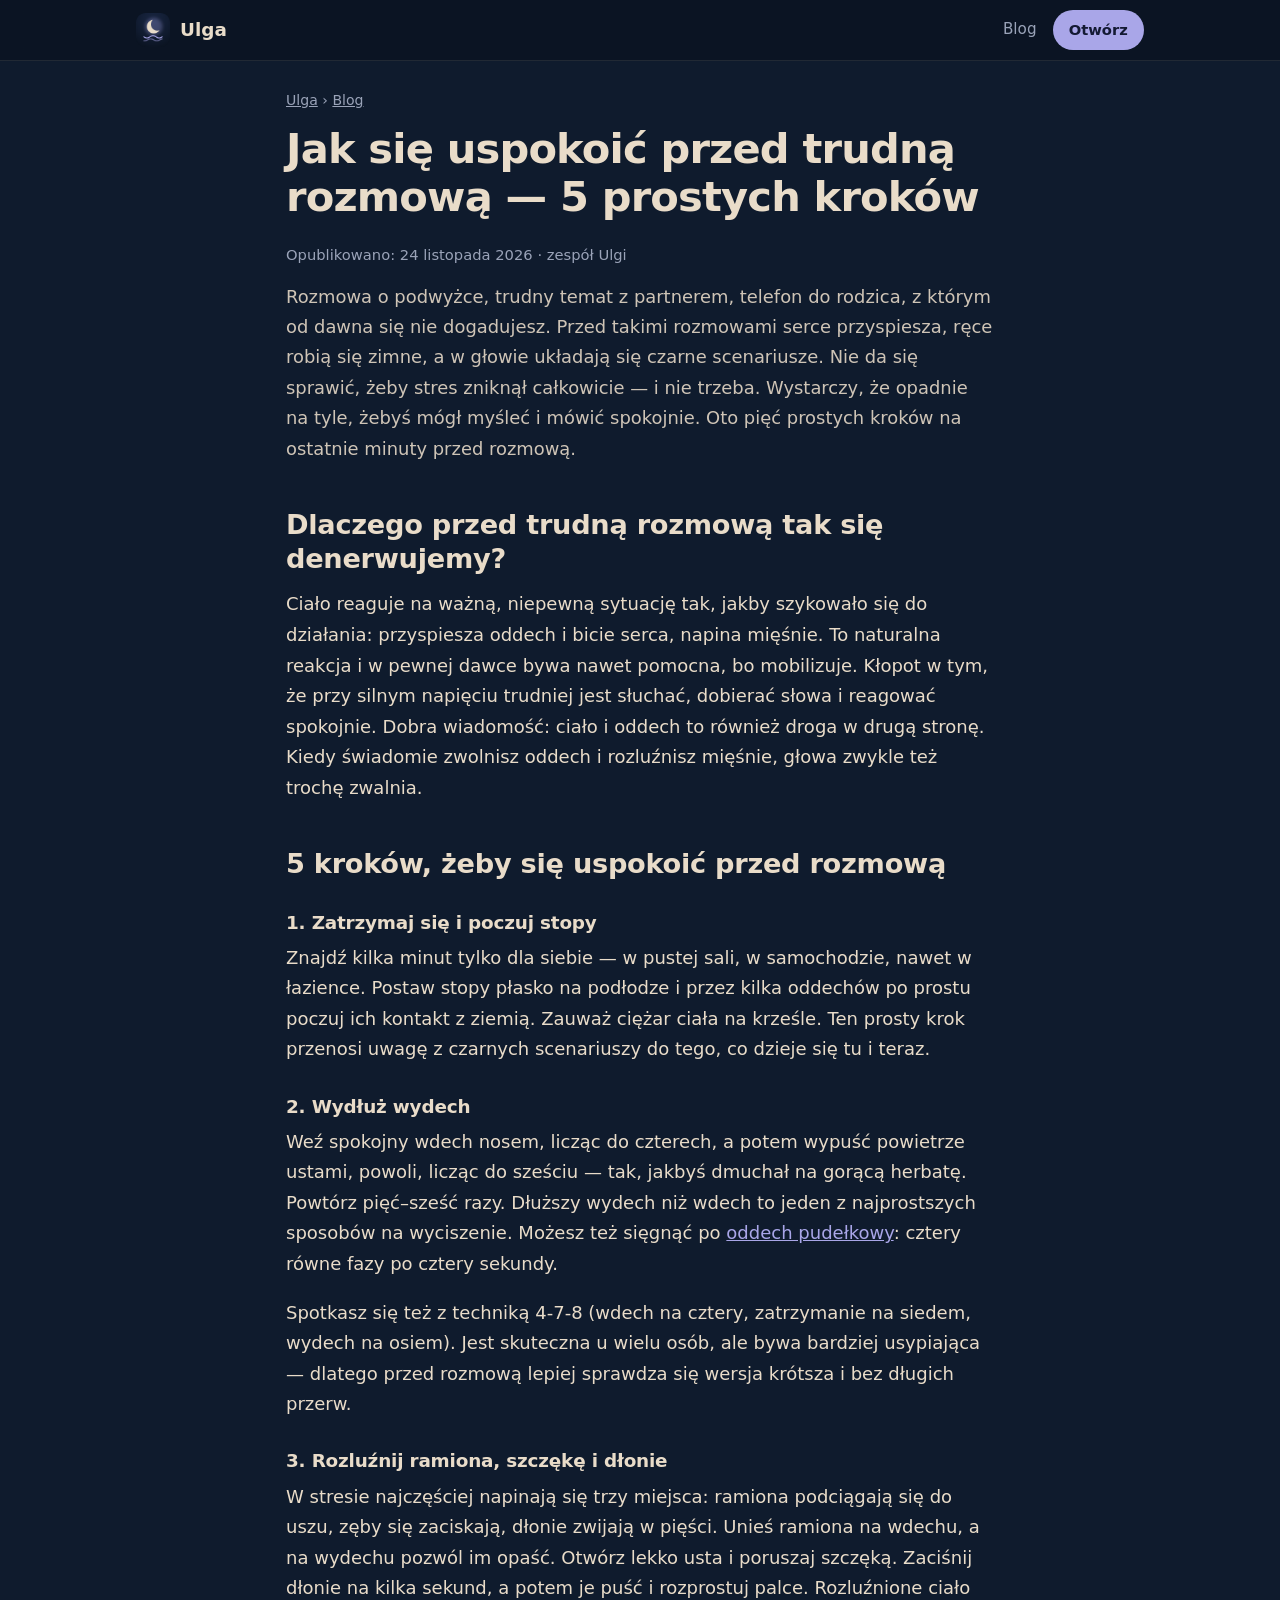
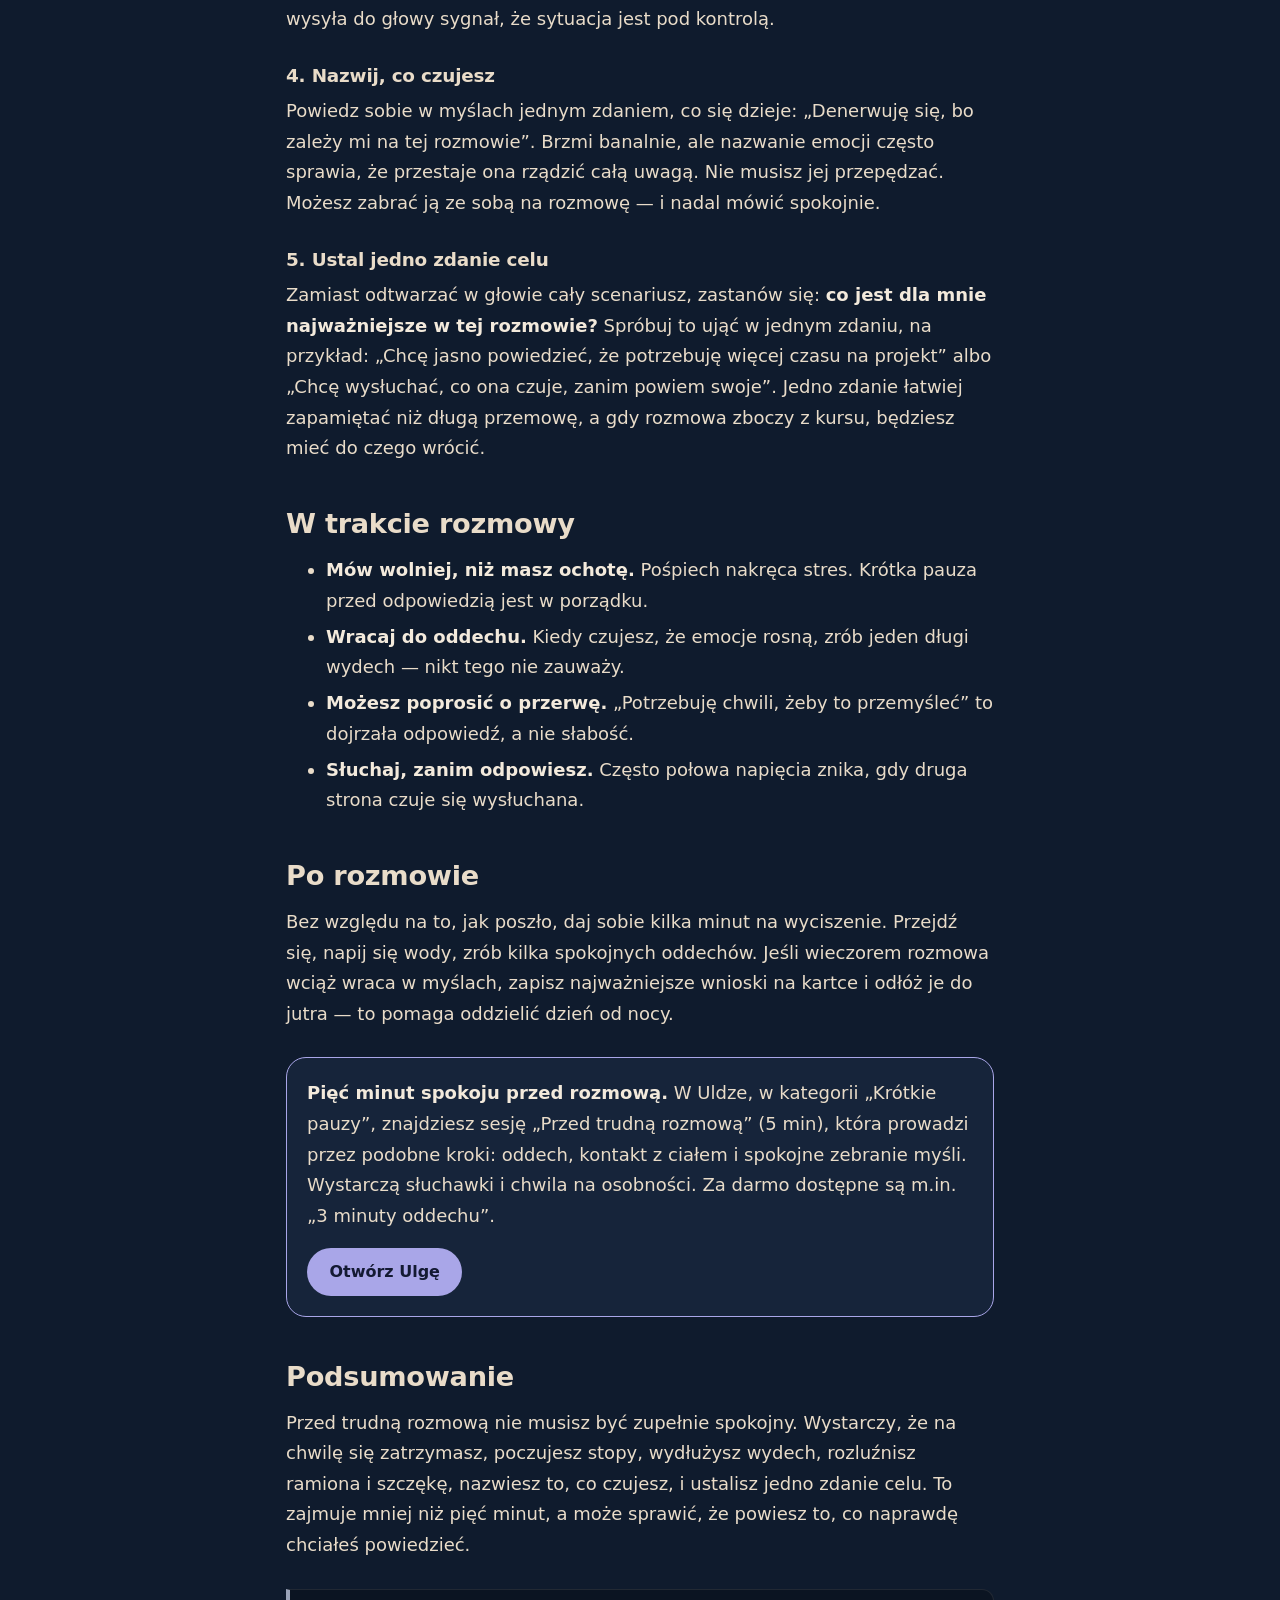
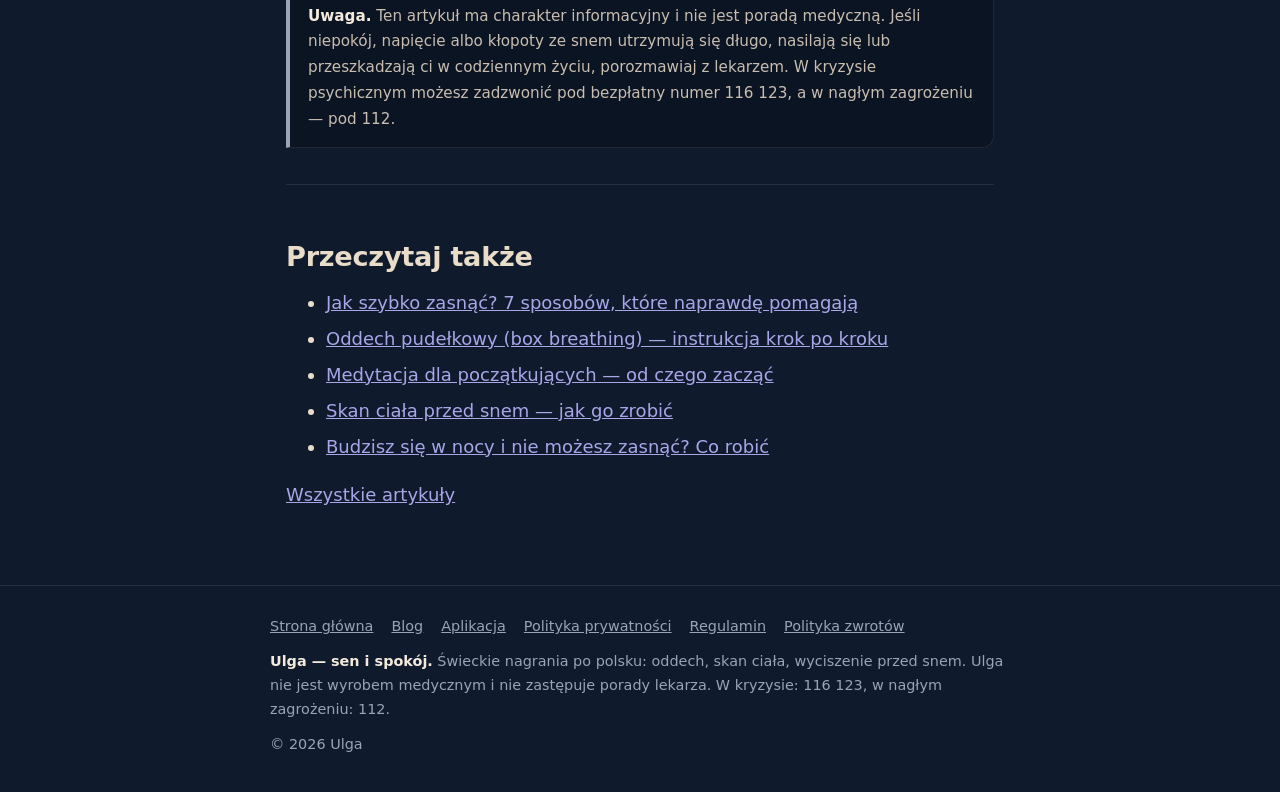
<file: site/blog/jak-sie-uspokoic-przed-trudna-rozmowa.html>
<!doctype html>
<html lang="pl">
<head>
<meta charset="utf-8">
<meta name="viewport" content="width=device-width, initial-scale=1, viewport-fit=cover">
<title>Jak się uspokoić przed trudną rozmową — 5 prostych kroków | Ulga</title>
<meta name="description" content="Jak się uspokoić przed trudną rozmową z szefem, partnerem czy rodziną? 5 prostych kroków: oddech z długim wydechem, kontakt z ciałem, jedno zdanie celu.">
<link rel="canonical" href="https://zavattaro.github.io/ulga/site/blog/jak-sie-uspokoic-przed-trudna-rozmowa.html">
<meta name="theme-color" content="#0F1B2D">
<meta name="color-scheme" content="dark">
<meta property="og:type" content="article">
<meta property="og:locale" content="pl_PL">
<meta property="og:site_name" content="Ulga">
<meta property="og:title" content="Jak się uspokoić przed trudną rozmową — 5 prostych kroków">
<meta property="og:description" content="Jak się uspokoić przed trudną rozmową z szefem, partnerem czy rodziną? 5 prostych kroków: oddech z długim wydechem, kontakt z ciałem, jedno zdanie celu.">
<meta property="og:url" content="https://zavattaro.github.io/ulga/site/blog/jak-sie-uspokoic-przed-trudna-rozmowa.html">
<meta property="og:image" content="https://zavattaro.github.io/ulga/icons/icon-512.png">
<meta name="twitter:card" content="summary">
<link rel="icon" type="image/png" sizes="192x192" href="../../icons/icon-192.png">
<link rel="apple-touch-icon" href="../../icons/apple-touch-icon.png">
<script type="application/ld+json">
{
 "@context": "https://schema.org",
 "@graph": [
  {
   "@type": "Article",
   "headline": "Jak się uspokoić przed trudną rozmową — 5 prostych kroków",
   "description": "Jak się uspokoić przed trudną rozmową z szefem, partnerem czy rodziną? 5 prostych kroków: oddech z długim wydechem, kontakt z ciałem, jedno zdanie celu.",
   "inLanguage": "pl",
   "datePublished": "2026-11-24",
   "dateModified": "2026-11-24",
   "author": {
    "@type": "Organization",
    "name": "Ulga"
   },
   "publisher": {
    "@type": "Organization",
    "name": "Ulga",
    "url": "https://zavattaro.github.io/ulga/site/",
    "logo": {
     "@type": "ImageObject",
     "url": "https://zavattaro.github.io/ulga/icons/icon-512.png"
    }
   },
   "image": "https://zavattaro.github.io/ulga/icons/icon-512.png",
   "mainEntityOfPage": {
    "@type": "WebPage",
    "@id": "https://zavattaro.github.io/ulga/site/blog/jak-sie-uspokoic-przed-trudna-rozmowa.html"
   }
  },
  {
   "@type": "BreadcrumbList",
   "itemListElement": [
    {
     "@type": "ListItem",
     "position": 1,
     "name": "Ulga",
     "item": "https://zavattaro.github.io/ulga/site/"
    },
    {
     "@type": "ListItem",
     "position": 2,
     "name": "Blog",
     "item": "https://zavattaro.github.io/ulga/site/blog/"
    },
    {
     "@type": "ListItem",
     "position": 3,
     "name": "Jak się uspokoić przed trudną rozmową — 5 prostych kroków",
     "item": "https://zavattaro.github.io/ulga/site/blog/jak-sie-uspokoic-przed-trudna-rozmowa.html"
    }
   ]
  }
 ]
}
</script>
<style>
:root{--bg:#0F1B2D;--bg2:#0B1422;--surface:#16243A;--surface2:#1D2E48;--primary:#A9A6E8;--on-primary:#141A33;--sand:#E9DCC9;--muted:#9AA3B8;--line:rgba(233,220,201,.10);--r:20px;
--sans:system-ui,-apple-system,'Segoe UI',Roboto,'Helvetica Neue',Arial,sans-serif}
*,*::before,*::after{box-sizing:border-box}
html{-webkit-text-size-adjust:100%}
body{margin:0;background:var(--bg);color:var(--sand);font:18px/1.7 var(--sans);-webkit-font-smoothing:antialiased;overflow-x:hidden}
a{color:var(--primary)}
:focus-visible{outline:3px solid var(--primary);outline-offset:3px}
.skip{position:absolute;left:-9999px}.skip:focus{left:12px;top:12px;z-index:9;background:var(--surface);padding:8px 12px;border-radius:8px}
h1,h2,h3{line-height:1.25;letter-spacing:-.01em;font-weight:640;margin:1.6em 0 .5em}
h1{font-size:clamp(1.9rem,6vw,2.6rem);line-height:1.15;letter-spacing:-.02em;margin-top:.3em}
h2{font-size:clamp(1.35rem,4.2vw,1.7rem)}
h3{font-size:1.15rem}
p,ul,ol{margin:0 0 1em}
li{margin:.3em 0}
strong{color:#F3EADC}
.top{position:sticky;top:0;z-index:5;background:rgba(11,20,34,.86);backdrop-filter:blur(12px);-webkit-backdrop-filter:blur(12px);border-bottom:1px solid var(--line)}
.top .in{max-width:1040px;margin:0 auto;padding:0 16px;display:flex;align-items:center;justify-content:space-between;min-height:60px;gap:12px}
.brand{display:flex;align-items:center;gap:10px;color:var(--sand);text-decoration:none;font-weight:650;font-size:1.15rem}
.brand img{width:34px;height:34px;border-radius:9px}
.top nav{display:flex;align-items:center;gap:16px}
.top nav a.link{color:var(--muted);text-decoration:none;font-size:.95rem}
.btn{display:inline-flex;align-items:center;justify-content:center;text-align:center;min-height:48px;padding:.7em 1.4em;border-radius:999px;background:var(--primary);color:var(--on-primary);font:650 1rem/1.2 var(--sans);text-decoration:none}
.btn-sm{min-height:40px;padding:.4em 1.1em;font-size:.92rem}
main{max-width:740px;margin:0 auto;padding:12px 16px 56px}
.crumbs{font-size:.88rem;color:var(--muted);margin:16px 0 0}
.crumbs a{color:var(--muted)}
.meta{color:var(--muted);font-size:.92rem}
.lead{font-size:1.12rem;color:rgba(233,220,201,.88)}
.steps{padding-left:1.3em}
.steps li{margin:.5em 0}
.cta{background:var(--surface);border:1px solid var(--primary);border-radius:var(--r);padding:20px;margin:28px 0}
.cta p{margin:0 0 .9em}
.uwaga{background:var(--bg2);border:1px solid var(--line);border-left:4px solid var(--muted);border-radius:0 12px 12px 0;padding:14px 18px;margin:28px 0;font-size:.95rem;color:rgba(233,220,201,.85)}
.uwaga p{margin:0}
.tip{background:var(--surface);border-radius:14px;padding:14px 18px;margin:0 0 1.2em}
.tip p:last-child{margin:0}
.cards{list-style:none;padding:0;display:grid;gap:14px}
.cards li{margin:0}
.cards a{display:block;background:var(--surface);border:1px solid var(--line);border-radius:var(--r);padding:20px;text-decoration:none;color:var(--sand)}
.cards a:hover{border-color:var(--primary)}
.cards h2{font-size:1.2rem;margin:0 0 .35em;color:var(--primary)}
.cards p{margin:0;color:var(--muted);font-size:.96rem}
.more{border-top:1px solid var(--line);margin-top:36px;padding-top:12px}
footer{border-top:1px solid var(--line);padding:28px 16px calc(36px + env(safe-area-inset-bottom));font-size:.9rem;color:var(--muted)}
footer .in{max-width:740px;margin:0 auto;display:grid;gap:10px}
footer nav{display:flex;flex-wrap:wrap;gap:8px 18px}
footer a{color:var(--muted)}
footer p{margin:0}
</style>
</head>
<body>
<a class="skip" href="#tresc">Przejdź do treści</a>
<header class="top"><div class="in">
<a class="brand" href="../index.html"><img src="../../icons/icon-192.png" alt="" width="34" height="34">Ulga</a>
<nav aria-label="Nawigacja"><a class="link" href="index.html">Blog</a><a class="btn btn-sm" href="https://zavattaro.github.io/ulga/">Otwórz</a></nav>
</div></header>
<main id="tresc">
<p class="crumbs"><a href="../index.html">Ulga</a> › <a href="index.html">Blog</a></p>
<article>
<h1>Jak się uspokoić przed trudną rozmową — 5 prostych kroków</h1>
<p class="meta">Opublikowano: <time datetime="2026-11-24">24 listopada 2026</time> · zespół Ulgi</p>

<p class="lead">Rozmowa o podwyżce, trudny temat z partnerem, telefon do rodzica, z którym od dawna się nie dogadujesz. Przed takimi rozmowami serce przyspiesza, ręce robią się zimne, a w głowie układają się czarne scenariusze. Nie da się sprawić, żeby stres zniknął całkowicie — i nie trzeba. Wystarczy, że opadnie na tyle, żebyś mógł myśleć i mówić spokojnie. Oto pięć prostych kroków na ostatnie minuty przed rozmową.</p>

<h2>Dlaczego przed trudną rozmową tak się denerwujemy?</h2>
<p>Ciało reaguje na ważną, niepewną sytuację tak, jakby szykowało się do działania: przyspiesza oddech i bicie serca, napina mięśnie. To naturalna reakcja i w pewnej dawce bywa nawet pomocna, bo mobilizuje. Kłopot w tym, że przy silnym napięciu trudniej jest słuchać, dobierać słowa i reagować spokojnie. Dobra wiadomość: ciało i oddech to również droga w drugą stronę. Kiedy świadomie zwolnisz oddech i rozluźnisz mięśnie, głowa zwykle też trochę zwalnia.</p>

<h2>5 kroków, żeby się uspokoić przed rozmową</h2>

<h3>1. Zatrzymaj się i poczuj stopy</h3>
<p>Znajdź kilka minut tylko dla siebie — w pustej sali, w samochodzie, nawet w łazience. Postaw stopy płasko na podłodze i przez kilka oddechów po prostu poczuj ich kontakt z ziemią. Zauważ ciężar ciała na krześle. Ten prosty krok przenosi uwagę z czarnych scenariuszy do tego, co dzieje się tu i teraz.</p>

<h3>2. Wydłuż wydech</h3>
<p>Weź spokojny wdech nosem, licząc do czterech, a potem wypuść powietrze ustami, powoli, licząc do sześciu — tak, jakbyś dmuchał na gorącą herbatę. Powtórz pięć–sześć razy. Dłuższy wydech niż wdech to jeden z najprostszych sposobów na wyciszenie. Możesz też sięgnąć po <a href="oddech-pudelkowy.html">oddech pudełkowy</a>: cztery równe fazy po cztery sekundy.</p>
<p>Spotkasz się też z techniką 4-7-8 (wdech na cztery, zatrzymanie na siedem, wydech na osiem). Jest skuteczna u wielu osób, ale bywa bardziej usypiająca — dlatego przed rozmową lepiej sprawdza się wersja krótsza i bez długich przerw.</p>

<h3>3. Rozluźnij ramiona, szczękę i dłonie</h3>
<p>W stresie najczęściej napinają się trzy miejsca: ramiona podciągają się do uszu, zęby się zaciskają, dłonie zwijają w pięści. Unieś ramiona na wdechu, a na wydechu pozwól im opaść. Otwórz lekko usta i poruszaj szczęką. Zaciśnij dłonie na kilka sekund, a potem je puść i rozprostuj palce. Rozluźnione ciało wysyła do głowy sygnał, że sytuacja jest pod kontrolą.</p>

<h3>4. Nazwij, co czujesz</h3>
<p>Powiedz sobie w myślach jednym zdaniem, co się dzieje: „Denerwuję się, bo zależy mi na tej rozmowie”. Brzmi banalnie, ale nazwanie emocji często sprawia, że przestaje ona rządzić całą uwagą. Nie musisz jej przepędzać. Możesz zabrać ją ze sobą na rozmowę — i nadal mówić spokojnie.</p>

<h3>5. Ustal jedno zdanie celu</h3>
<p>Zamiast odtwarzać w głowie cały scenariusz, zastanów się: <strong>co jest dla mnie najważniejsze w tej rozmowie?</strong> Spróbuj to ująć w jednym zdaniu, na przykład: „Chcę jasno powiedzieć, że potrzebuję więcej czasu na projekt” albo „Chcę wysłuchać, co ona czuje, zanim powiem swoje”. Jedno zdanie łatwiej zapamiętać niż długą przemowę, a gdy rozmowa zboczy z kursu, będziesz mieć do czego wrócić.</p>

<h2>W trakcie rozmowy</h2>
<ul>
<li><strong>Mów wolniej, niż masz ochotę.</strong> Pośpiech nakręca stres. Krótka pauza przed odpowiedzią jest w porządku.</li>
<li><strong>Wracaj do oddechu.</strong> Kiedy czujesz, że emocje rosną, zrób jeden długi wydech — nikt tego nie zauważy.</li>
<li><strong>Możesz poprosić o przerwę.</strong> „Potrzebuję chwili, żeby to przemyśleć” to dojrzała odpowiedź, a nie słabość.</li>
<li><strong>Słuchaj, zanim odpowiesz.</strong> Często połowa napięcia znika, gdy druga strona czuje się wysłuchana.</li>
</ul>

<h2>Po rozmowie</h2>
<p>Bez względu na to, jak poszło, daj sobie kilka minut na wyciszenie. Przejdź się, napij się wody, zrób kilka spokojnych oddechów. Jeśli wieczorem rozmowa wciąż wraca w myślach, zapisz najważniejsze wnioski na kartce i odłóż je do jutra — to pomaga oddzielić dzień od nocy.</p>

<aside class="cta" aria-label="Aplikacja Ulga"><p><strong>Pięć minut spokoju przed rozmową.</strong> W Uldze, w kategorii „Krótkie pauzy”, znajdziesz sesję „Przed trudną rozmową” (5 min), która prowadzi przez podobne kroki: oddech, kontakt z ciałem i spokojne zebranie myśli. Wystarczą słuchawki i chwila na osobności. Za darmo dostępne są m.in. „3 minuty oddechu”.</p><a class="btn" href="https://zavattaro.github.io/ulga/">Otwórz Ulgę</a></aside>

<h2>Podsumowanie</h2>
<p>Przed trudną rozmową nie musisz być zupełnie spokojny. Wystarczy, że na chwilę się zatrzymasz, poczujesz stopy, wydłużysz wydech, rozluźnisz ramiona i szczękę, nazwiesz to, co czujesz, i ustalisz jedno zdanie celu. To zajmuje mniej niż pięć minut, a może sprawić, że powiesz to, co naprawdę chciałeś powiedzieć.</p>
<aside class="uwaga" aria-label="Uwaga"><p><strong>Uwaga.</strong> Ten artykuł ma charakter informacyjny i nie jest poradą medyczną. Jeśli niepokój, napięcie albo kłopoty ze snem utrzymują się długo, nasilają się lub przeszkadzają ci w codziennym życiu, porozmawiaj z lekarzem. W kryzysie psychicznym możesz zadzwonić pod bezpłatny numer 116 123, a w nagłym zagrożeniu — pod 112.</p></aside>

</article>
<nav class="more" aria-label="Inne artykuły"><h2>Przeczytaj także</h2><ul><li><a href="jak-szybko-zasnac.html">Jak szybko zasnąć? 7 sposobów, które naprawdę pomagają</a></li><li><a href="oddech-pudelkowy.html">Oddech pudełkowy (box breathing) — instrukcja krok po kroku</a></li><li><a href="medytacja-dla-poczatkujacych.html">Medytacja dla początkujących — od czego zacząć</a></li><li><a href="skan-ciala-przed-snem.html">Skan ciała przed snem — jak go zrobić</a></li><li><a href="budzenie-sie-w-nocy.html">Budzisz się w nocy i nie możesz zasnąć? Co robić</a></li></ul><p><a href="index.html">Wszystkie artykuły</a></p></nav>
</main>
<footer><div class="in">
<nav aria-label="Stopka"><a href="../index.html">Strona główna</a><a href="index.html">Blog</a><a href="https://zavattaro.github.io/ulga/">Aplikacja</a><a href="../../legal/privacy.html">Polityka prywatności</a><a href="../../legal/terms.html">Regulamin</a><a href="../../legal/refund.html">Polityka zwrotów</a></nav>
<p><strong>Ulga — sen i spokój.</strong> Świeckie nagrania po polsku: oddech, skan ciała, wyciszenie przed snem. Ulga nie jest wyrobem medycznym i nie zastępuje porady lekarza. W kryzysie: 116 123, w nagłym zagrożeniu: 112.</p>
<p>© 2026 Ulga</p>
</div></footer>
</body>
</html>
</file>
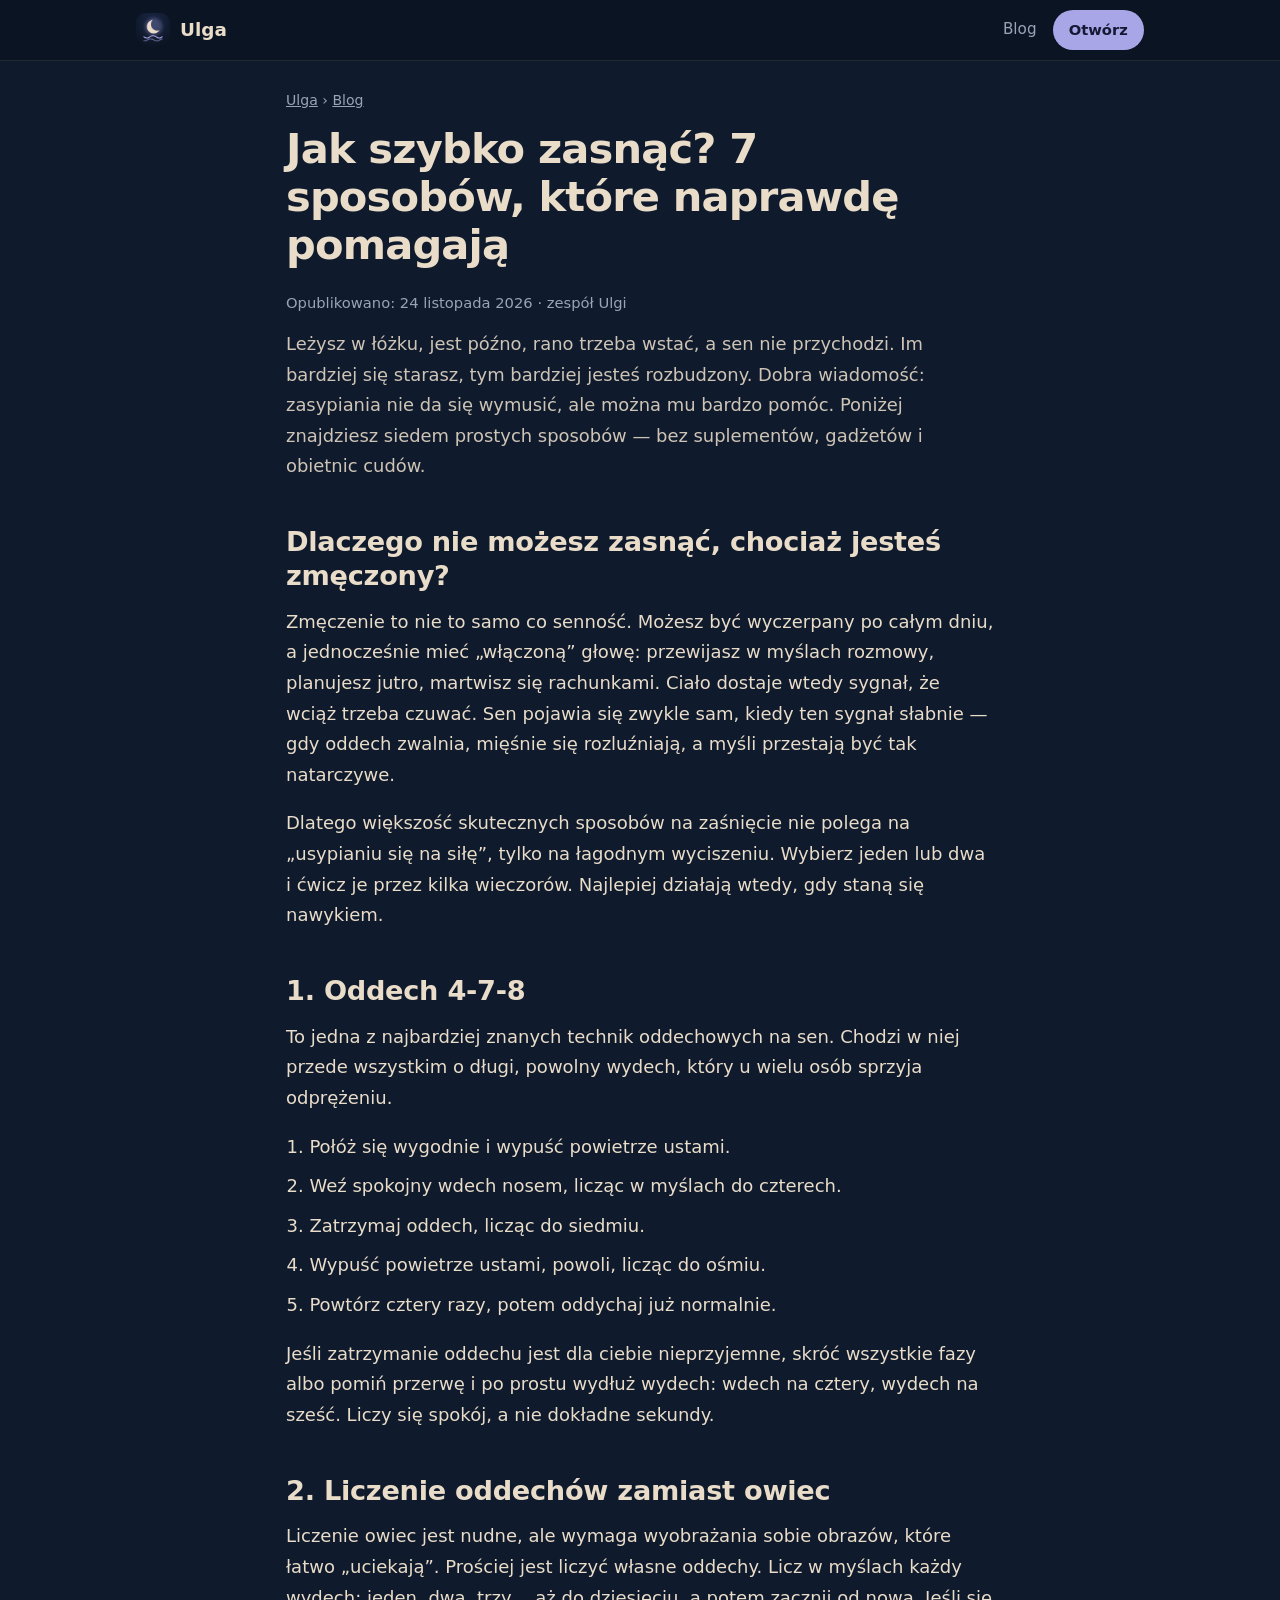
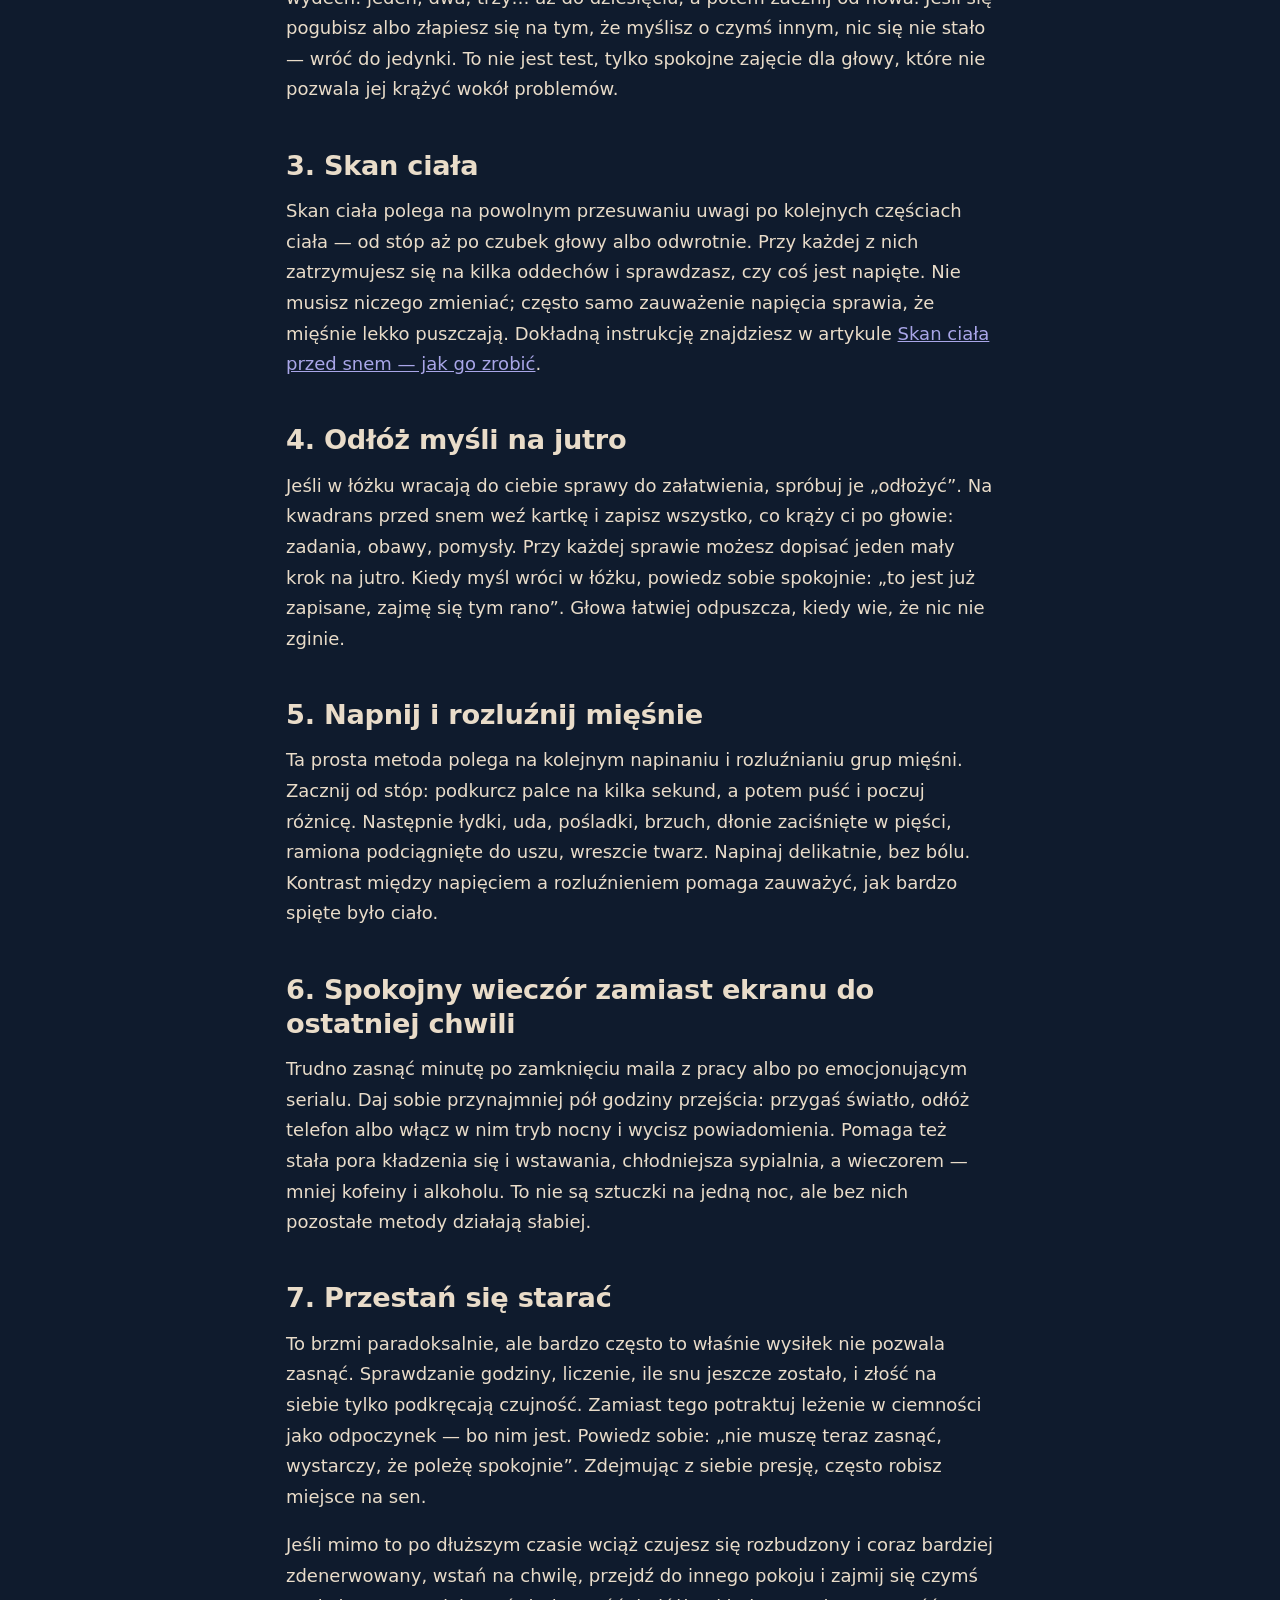
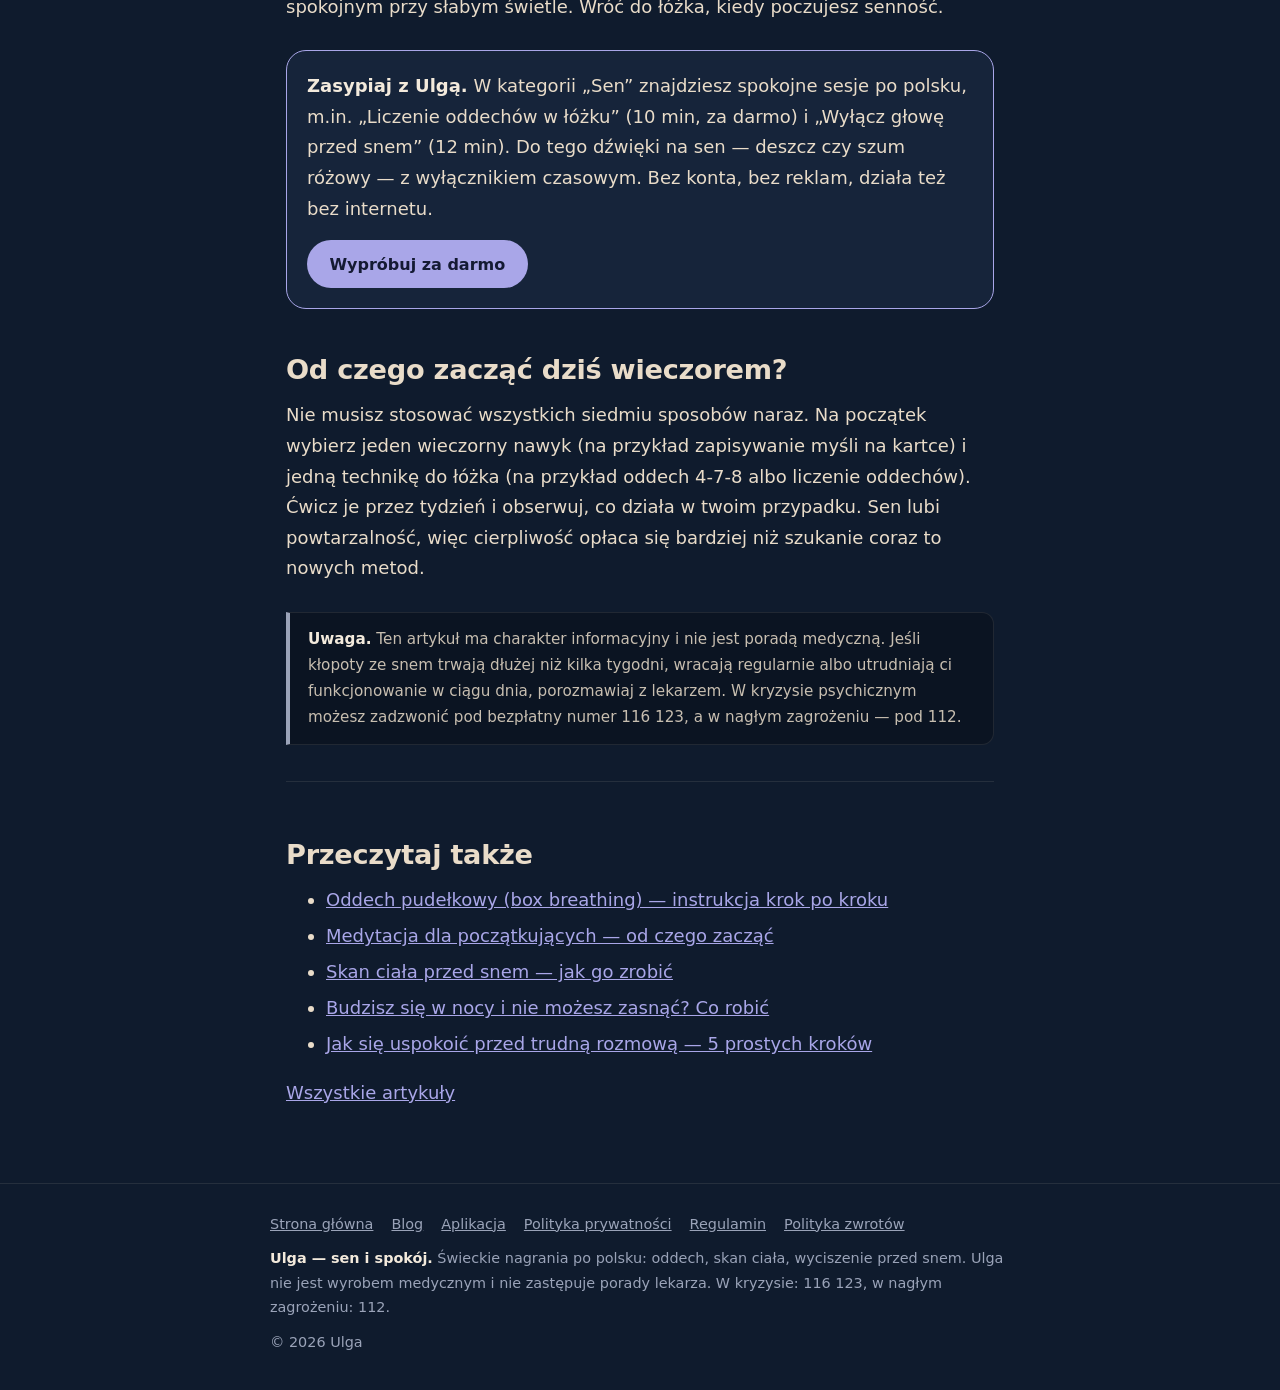
<file: site/blog/jak-szybko-zasnac.html>
<!doctype html>
<html lang="pl">
<head>
<meta charset="utf-8">
<meta name="viewport" content="width=device-width, initial-scale=1, viewport-fit=cover">
<title>Jak szybko zasnąć? 7 sposobów, które naprawdę pomagają | Ulga</title>
<meta name="description" content="Jak szybko zasnąć, gdy głowa nie chce się wyłączyć? 7 prostych sposobów: oddech 4-7-8, liczenie oddechów, skan ciała, „odkładanie myśli” i spokojny wieczór.">
<link rel="canonical" href="https://zavattaro.github.io/ulga/site/blog/jak-szybko-zasnac.html">
<meta name="theme-color" content="#0F1B2D">
<meta name="color-scheme" content="dark">
<meta property="og:type" content="article">
<meta property="og:locale" content="pl_PL">
<meta property="og:site_name" content="Ulga">
<meta property="og:title" content="Jak szybko zasnąć? 7 sposobów, które naprawdę pomagają">
<meta property="og:description" content="Jak szybko zasnąć, gdy głowa nie chce się wyłączyć? 7 prostych sposobów: oddech 4-7-8, liczenie oddechów, skan ciała, „odkładanie myśli” i spokojny wieczór.">
<meta property="og:url" content="https://zavattaro.github.io/ulga/site/blog/jak-szybko-zasnac.html">
<meta property="og:image" content="https://zavattaro.github.io/ulga/icons/icon-512.png">
<meta name="twitter:card" content="summary">
<link rel="icon" type="image/png" sizes="192x192" href="../../icons/icon-192.png">
<link rel="apple-touch-icon" href="../../icons/apple-touch-icon.png">
<script type="application/ld+json">
{
 "@context": "https://schema.org",
 "@graph": [
  {
   "@type": "Article",
   "headline": "Jak szybko zasnąć? 7 sposobów, które naprawdę pomagają",
   "description": "Jak szybko zasnąć, gdy głowa nie chce się wyłączyć? 7 prostych sposobów: oddech 4-7-8, liczenie oddechów, skan ciała, „odkładanie myśli” i spokojny wieczór.",
   "inLanguage": "pl",
   "datePublished": "2026-11-24",
   "dateModified": "2026-11-24",
   "author": {
    "@type": "Organization",
    "name": "Ulga"
   },
   "publisher": {
    "@type": "Organization",
    "name": "Ulga",
    "url": "https://zavattaro.github.io/ulga/site/",
    "logo": {
     "@type": "ImageObject",
     "url": "https://zavattaro.github.io/ulga/icons/icon-512.png"
    }
   },
   "image": "https://zavattaro.github.io/ulga/icons/icon-512.png",
   "mainEntityOfPage": {
    "@type": "WebPage",
    "@id": "https://zavattaro.github.io/ulga/site/blog/jak-szybko-zasnac.html"
   }
  },
  {
   "@type": "BreadcrumbList",
   "itemListElement": [
    {
     "@type": "ListItem",
     "position": 1,
     "name": "Ulga",
     "item": "https://zavattaro.github.io/ulga/site/"
    },
    {
     "@type": "ListItem",
     "position": 2,
     "name": "Blog",
     "item": "https://zavattaro.github.io/ulga/site/blog/"
    },
    {
     "@type": "ListItem",
     "position": 3,
     "name": "Jak szybko zasnąć? 7 sposobów, które naprawdę pomagają",
     "item": "https://zavattaro.github.io/ulga/site/blog/jak-szybko-zasnac.html"
    }
   ]
  }
 ]
}
</script>
<style>
:root{--bg:#0F1B2D;--bg2:#0B1422;--surface:#16243A;--surface2:#1D2E48;--primary:#A9A6E8;--on-primary:#141A33;--sand:#E9DCC9;--muted:#9AA3B8;--line:rgba(233,220,201,.10);--r:20px;
--sans:system-ui,-apple-system,'Segoe UI',Roboto,'Helvetica Neue',Arial,sans-serif}
*,*::before,*::after{box-sizing:border-box}
html{-webkit-text-size-adjust:100%}
body{margin:0;background:var(--bg);color:var(--sand);font:18px/1.7 var(--sans);-webkit-font-smoothing:antialiased;overflow-x:hidden}
a{color:var(--primary)}
:focus-visible{outline:3px solid var(--primary);outline-offset:3px}
.skip{position:absolute;left:-9999px}.skip:focus{left:12px;top:12px;z-index:9;background:var(--surface);padding:8px 12px;border-radius:8px}
h1,h2,h3{line-height:1.25;letter-spacing:-.01em;font-weight:640;margin:1.6em 0 .5em}
h1{font-size:clamp(1.9rem,6vw,2.6rem);line-height:1.15;letter-spacing:-.02em;margin-top:.3em}
h2{font-size:clamp(1.35rem,4.2vw,1.7rem)}
h3{font-size:1.15rem}
p,ul,ol{margin:0 0 1em}
li{margin:.3em 0}
strong{color:#F3EADC}
.top{position:sticky;top:0;z-index:5;background:rgba(11,20,34,.86);backdrop-filter:blur(12px);-webkit-backdrop-filter:blur(12px);border-bottom:1px solid var(--line)}
.top .in{max-width:1040px;margin:0 auto;padding:0 16px;display:flex;align-items:center;justify-content:space-between;min-height:60px;gap:12px}
.brand{display:flex;align-items:center;gap:10px;color:var(--sand);text-decoration:none;font-weight:650;font-size:1.15rem}
.brand img{width:34px;height:34px;border-radius:9px}
.top nav{display:flex;align-items:center;gap:16px}
.top nav a.link{color:var(--muted);text-decoration:none;font-size:.95rem}
.btn{display:inline-flex;align-items:center;justify-content:center;text-align:center;min-height:48px;padding:.7em 1.4em;border-radius:999px;background:var(--primary);color:var(--on-primary);font:650 1rem/1.2 var(--sans);text-decoration:none}
.btn-sm{min-height:40px;padding:.4em 1.1em;font-size:.92rem}
main{max-width:740px;margin:0 auto;padding:12px 16px 56px}
.crumbs{font-size:.88rem;color:var(--muted);margin:16px 0 0}
.crumbs a{color:var(--muted)}
.meta{color:var(--muted);font-size:.92rem}
.lead{font-size:1.12rem;color:rgba(233,220,201,.88)}
.steps{padding-left:1.3em}
.steps li{margin:.5em 0}
.cta{background:var(--surface);border:1px solid var(--primary);border-radius:var(--r);padding:20px;margin:28px 0}
.cta p{margin:0 0 .9em}
.uwaga{background:var(--bg2);border:1px solid var(--line);border-left:4px solid var(--muted);border-radius:0 12px 12px 0;padding:14px 18px;margin:28px 0;font-size:.95rem;color:rgba(233,220,201,.85)}
.uwaga p{margin:0}
.tip{background:var(--surface);border-radius:14px;padding:14px 18px;margin:0 0 1.2em}
.tip p:last-child{margin:0}
.cards{list-style:none;padding:0;display:grid;gap:14px}
.cards li{margin:0}
.cards a{display:block;background:var(--surface);border:1px solid var(--line);border-radius:var(--r);padding:20px;text-decoration:none;color:var(--sand)}
.cards a:hover{border-color:var(--primary)}
.cards h2{font-size:1.2rem;margin:0 0 .35em;color:var(--primary)}
.cards p{margin:0;color:var(--muted);font-size:.96rem}
.more{border-top:1px solid var(--line);margin-top:36px;padding-top:12px}
footer{border-top:1px solid var(--line);padding:28px 16px calc(36px + env(safe-area-inset-bottom));font-size:.9rem;color:var(--muted)}
footer .in{max-width:740px;margin:0 auto;display:grid;gap:10px}
footer nav{display:flex;flex-wrap:wrap;gap:8px 18px}
footer a{color:var(--muted)}
footer p{margin:0}
</style>
</head>
<body>
<a class="skip" href="#tresc">Przejdź do treści</a>
<header class="top"><div class="in">
<a class="brand" href="../index.html"><img src="../../icons/icon-192.png" alt="" width="34" height="34">Ulga</a>
<nav aria-label="Nawigacja"><a class="link" href="index.html">Blog</a><a class="btn btn-sm" href="https://zavattaro.github.io/ulga/">Otwórz</a></nav>
</div></header>
<main id="tresc">
<p class="crumbs"><a href="../index.html">Ulga</a> › <a href="index.html">Blog</a></p>
<article>
<h1>Jak szybko zasnąć? 7 sposobów, które naprawdę pomagają</h1>
<p class="meta">Opublikowano: <time datetime="2026-11-24">24 listopada 2026</time> · zespół Ulgi</p>

<p class="lead">Leżysz w łóżku, jest późno, rano trzeba wstać, a sen nie przychodzi. Im bardziej się starasz, tym bardziej jesteś rozbudzony. Dobra wiadomość: zasypiania nie da się wymusić, ale można mu bardzo pomóc. Poniżej znajdziesz siedem prostych sposobów — bez suplementów, gadżetów i obietnic cudów.</p>

<h2>Dlaczego nie możesz zasnąć, chociaż jesteś zmęczony?</h2>
<p>Zmęczenie to nie to samo co senność. Możesz być wyczerpany po całym dniu, a jednocześnie mieć „włączoną” głowę: przewijasz w myślach rozmowy, planujesz jutro, martwisz się rachunkami. Ciało dostaje wtedy sygnał, że wciąż trzeba czuwać. Sen pojawia się zwykle sam, kiedy ten sygnał słabnie — gdy oddech zwalnia, mięśnie się rozluźniają, a myśli przestają być tak natarczywe.</p>
<p>Dlatego większość skutecznych sposobów na zaśnięcie nie polega na „usypianiu się na siłę”, tylko na łagodnym wyciszeniu. Wybierz jeden lub dwa i ćwicz je przez kilka wieczorów. Najlepiej działają wtedy, gdy staną się nawykiem.</p>

<h2>1. Oddech 4-7-8</h2>
<p>To jedna z najbardziej znanych technik oddechowych na sen. Chodzi w niej przede wszystkim o długi, powolny wydech, który u wielu osób sprzyja odprężeniu.</p>
<ol class="steps">
<li>Połóż się wygodnie i wypuść powietrze ustami.</li>
<li>Weź spokojny wdech nosem, licząc w myślach do czterech.</li>
<li>Zatrzymaj oddech, licząc do siedmiu.</li>
<li>Wypuść powietrze ustami, powoli, licząc do ośmiu.</li>
<li>Powtórz cztery razy, potem oddychaj już normalnie.</li>
</ol>
<p>Jeśli zatrzymanie oddechu jest dla ciebie nieprzyjemne, skróć wszystkie fazy albo pomiń przerwę i po prostu wydłuż wydech: wdech na cztery, wydech na sześć. Liczy się spokój, a nie dokładne sekundy.</p>

<h2>2. Liczenie oddechów zamiast owiec</h2>
<p>Liczenie owiec jest nudne, ale wymaga wyobrażania sobie obrazów, które łatwo „uciekają”. Prościej jest liczyć własne oddechy. Licz w myślach każdy wydech: jeden, dwa, trzy… aż do dziesięciu, a potem zacznij od nowa. Jeśli się pogubisz albo złapiesz się na tym, że myślisz o czymś innym, nic się nie stało — wróć do jedynki. To nie jest test, tylko spokojne zajęcie dla głowy, które nie pozwala jej krążyć wokół problemów.</p>

<h2>3. Skan ciała</h2>
<p>Skan ciała polega na powolnym przesuwaniu uwagi po kolejnych częściach ciała — od stóp aż po czubek głowy albo odwrotnie. Przy każdej z nich zatrzymujesz się na kilka oddechów i sprawdzasz, czy coś jest napięte. Nie musisz niczego zmieniać; często samo zauważenie napięcia sprawia, że mięśnie lekko puszczają. Dokładną instrukcję znajdziesz w artykule <a href="skan-ciala-przed-snem.html">Skan ciała przed snem — jak go zrobić</a>.</p>

<h2>4. Odłóż myśli na jutro</h2>
<p>Jeśli w łóżku wracają do ciebie sprawy do załatwienia, spróbuj je „odłożyć”. Na kwadrans przed snem weź kartkę i zapisz wszystko, co krąży ci po głowie: zadania, obawy, pomysły. Przy każdej sprawie możesz dopisać jeden mały krok na jutro. Kiedy myśl wróci w łóżku, powiedz sobie spokojnie: „to jest już zapisane, zajmę się tym rano”. Głowa łatwiej odpuszcza, kiedy wie, że nic nie zginie.</p>

<h2>5. Napnij i rozluźnij mięśnie</h2>
<p>Ta prosta metoda polega na kolejnym napinaniu i rozluźnianiu grup mięśni. Zacznij od stóp: podkurcz palce na kilka sekund, a potem puść i poczuj różnicę. Następnie łydki, uda, pośladki, brzuch, dłonie zaciśnięte w pięści, ramiona podciągnięte do uszu, wreszcie twarz. Napinaj delikatnie, bez bólu. Kontrast między napięciem a rozluźnieniem pomaga zauważyć, jak bardzo spięte było ciało.</p>

<h2>6. Spokojny wieczór zamiast ekranu do ostatniej chwili</h2>
<p>Trudno zasnąć minutę po zamknięciu maila z pracy albo po emocjonującym serialu. Daj sobie przynajmniej pół godziny przejścia: przygaś światło, odłóż telefon albo włącz w nim tryb nocny i wycisz powiadomienia. Pomaga też stała pora kładzenia się i wstawania, chłodniejsza sypialnia, a wieczorem — mniej kofeiny i alkoholu. To nie są sztuczki na jedną noc, ale bez nich pozostałe metody działają słabiej.</p>

<h2>7. Przestań się starać</h2>
<p>To brzmi paradoksalnie, ale bardzo często to właśnie wysiłek nie pozwala zasnąć. Sprawdzanie godziny, liczenie, ile snu jeszcze zostało, i złość na siebie tylko podkręcają czujność. Zamiast tego potraktuj leżenie w ciemności jako odpoczynek — bo nim jest. Powiedz sobie: „nie muszę teraz zasnąć, wystarczy, że poleżę spokojnie”. Zdejmując z siebie presję, często robisz miejsce na sen.</p>
<p>Jeśli mimo to po dłuższym czasie wciąż czujesz się rozbudzony i coraz bardziej zdenerwowany, wstań na chwilę, przejdź do innego pokoju i zajmij się czymś spokojnym przy słabym świetle. Wróć do łóżka, kiedy poczujesz senność.</p>

<aside class="cta" aria-label="Aplikacja Ulga"><p><strong>Zasypiaj z Ulgą.</strong> W kategorii „Sen” znajdziesz spokojne sesje po polsku, m.in. „Liczenie oddechów w łóżku” (10 min, za darmo) i „Wyłącz głowę przed snem” (12 min). Do tego dźwięki na sen — deszcz czy szum różowy — z wyłącznikiem czasowym. Bez konta, bez reklam, działa też bez internetu.</p><a class="btn" href="https://zavattaro.github.io/ulga/">Wypróbuj za darmo</a></aside>

<h2>Od czego zacząć dziś wieczorem?</h2>
<p>Nie musisz stosować wszystkich siedmiu sposobów naraz. Na początek wybierz jeden wieczorny nawyk (na przykład zapisywanie myśli na kartce) i jedną technikę do łóżka (na przykład oddech 4-7-8 albo liczenie oddechów). Ćwicz je przez tydzień i obserwuj, co działa w twoim przypadku. Sen lubi powtarzalność, więc cierpliwość opłaca się bardziej niż szukanie coraz to nowych metod.</p>
<aside class="uwaga" aria-label="Uwaga"><p><strong>Uwaga.</strong> Ten artykuł ma charakter informacyjny i nie jest poradą medyczną. Jeśli kłopoty ze snem trwają dłużej niż kilka tygodni, wracają regularnie albo utrudniają ci funkcjonowanie w ciągu dnia, porozmawiaj z lekarzem. W kryzysie psychicznym możesz zadzwonić pod bezpłatny numer 116 123, a w nagłym zagrożeniu — pod 112.</p></aside>

</article>
<nav class="more" aria-label="Inne artykuły"><h2>Przeczytaj także</h2><ul><li><a href="oddech-pudelkowy.html">Oddech pudełkowy (box breathing) — instrukcja krok po kroku</a></li><li><a href="medytacja-dla-poczatkujacych.html">Medytacja dla początkujących — od czego zacząć</a></li><li><a href="skan-ciala-przed-snem.html">Skan ciała przed snem — jak go zrobić</a></li><li><a href="budzenie-sie-w-nocy.html">Budzisz się w nocy i nie możesz zasnąć? Co robić</a></li><li><a href="jak-sie-uspokoic-przed-trudna-rozmowa.html">Jak się uspokoić przed trudną rozmową — 5 prostych kroków</a></li></ul><p><a href="index.html">Wszystkie artykuły</a></p></nav>
</main>
<footer><div class="in">
<nav aria-label="Stopka"><a href="../index.html">Strona główna</a><a href="index.html">Blog</a><a href="https://zavattaro.github.io/ulga/">Aplikacja</a><a href="../../legal/privacy.html">Polityka prywatności</a><a href="../../legal/terms.html">Regulamin</a><a href="../../legal/refund.html">Polityka zwrotów</a></nav>
<p><strong>Ulga — sen i spokój.</strong> Świeckie nagrania po polsku: oddech, skan ciała, wyciszenie przed snem. Ulga nie jest wyrobem medycznym i nie zastępuje porady lekarza. W kryzysie: 116 123, w nagłym zagrożeniu: 112.</p>
<p>© 2026 Ulga</p>
</div></footer>
</body>
</html>
</file>
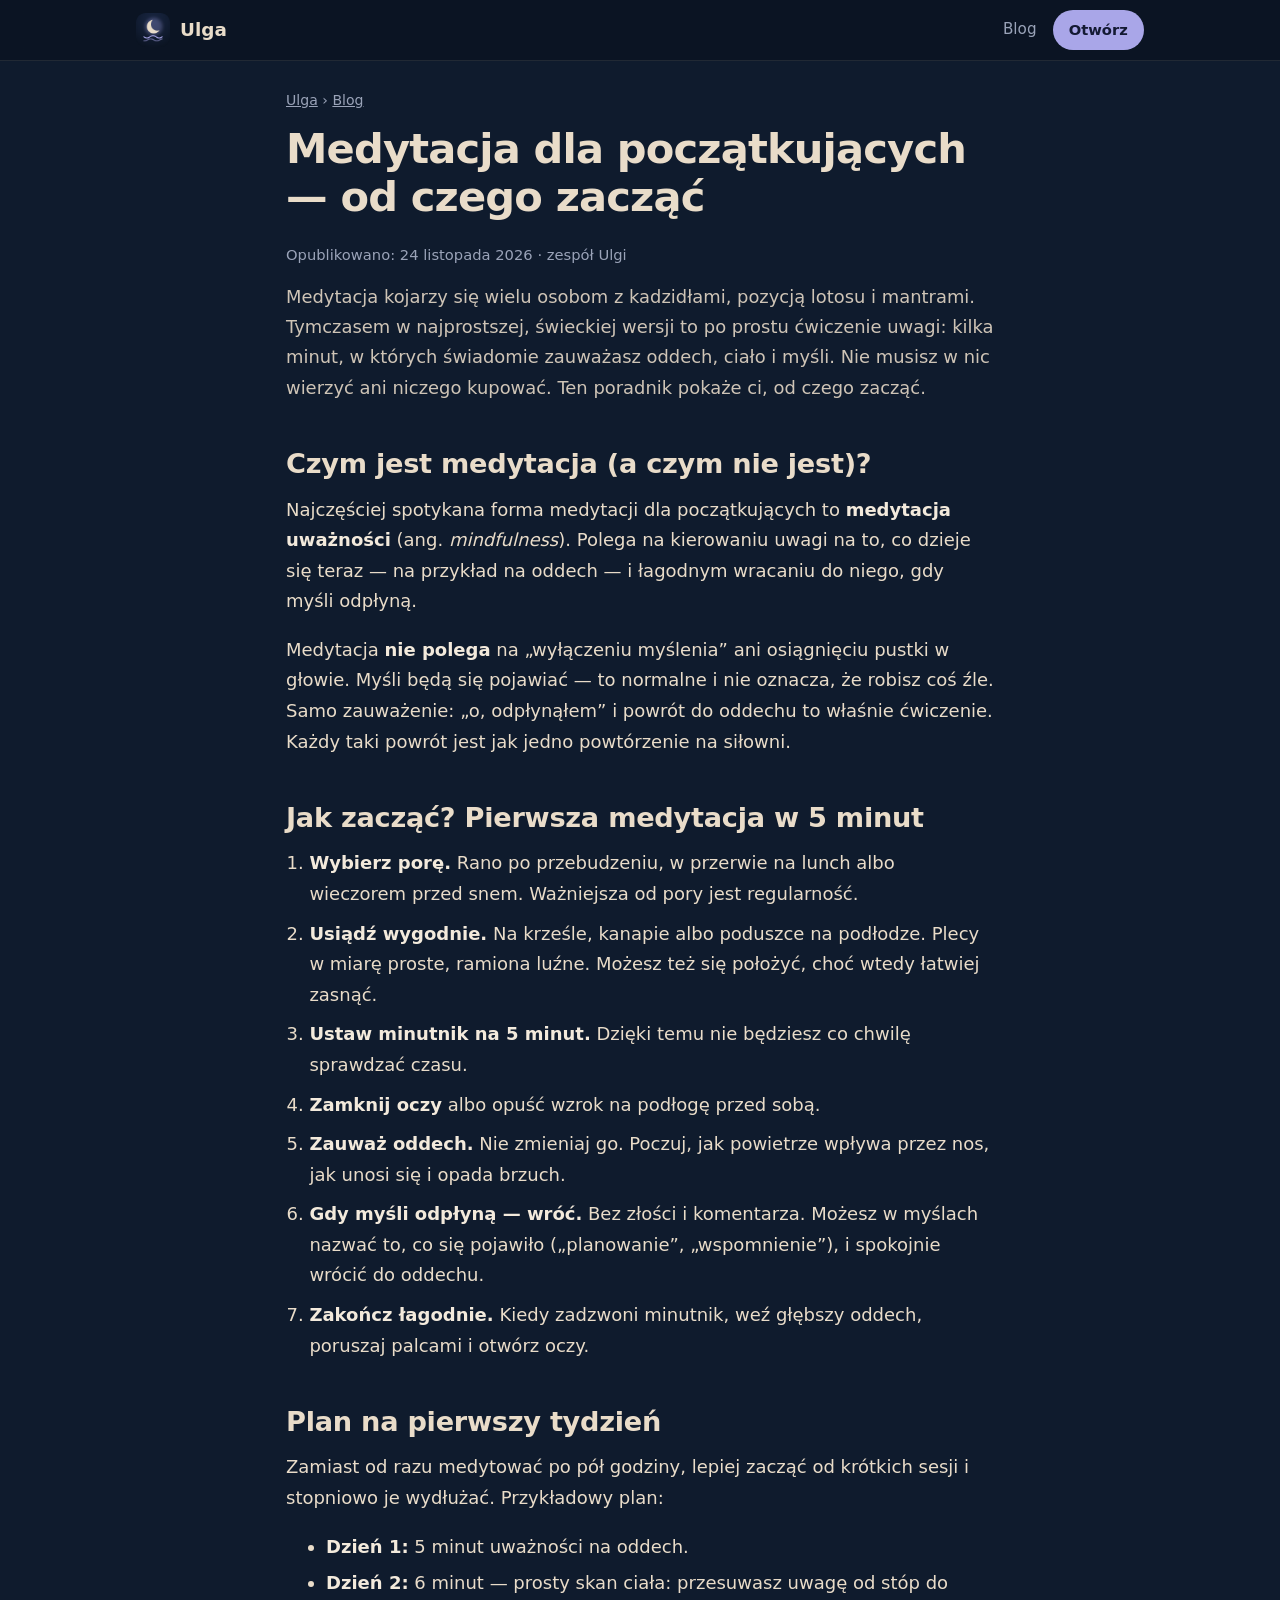
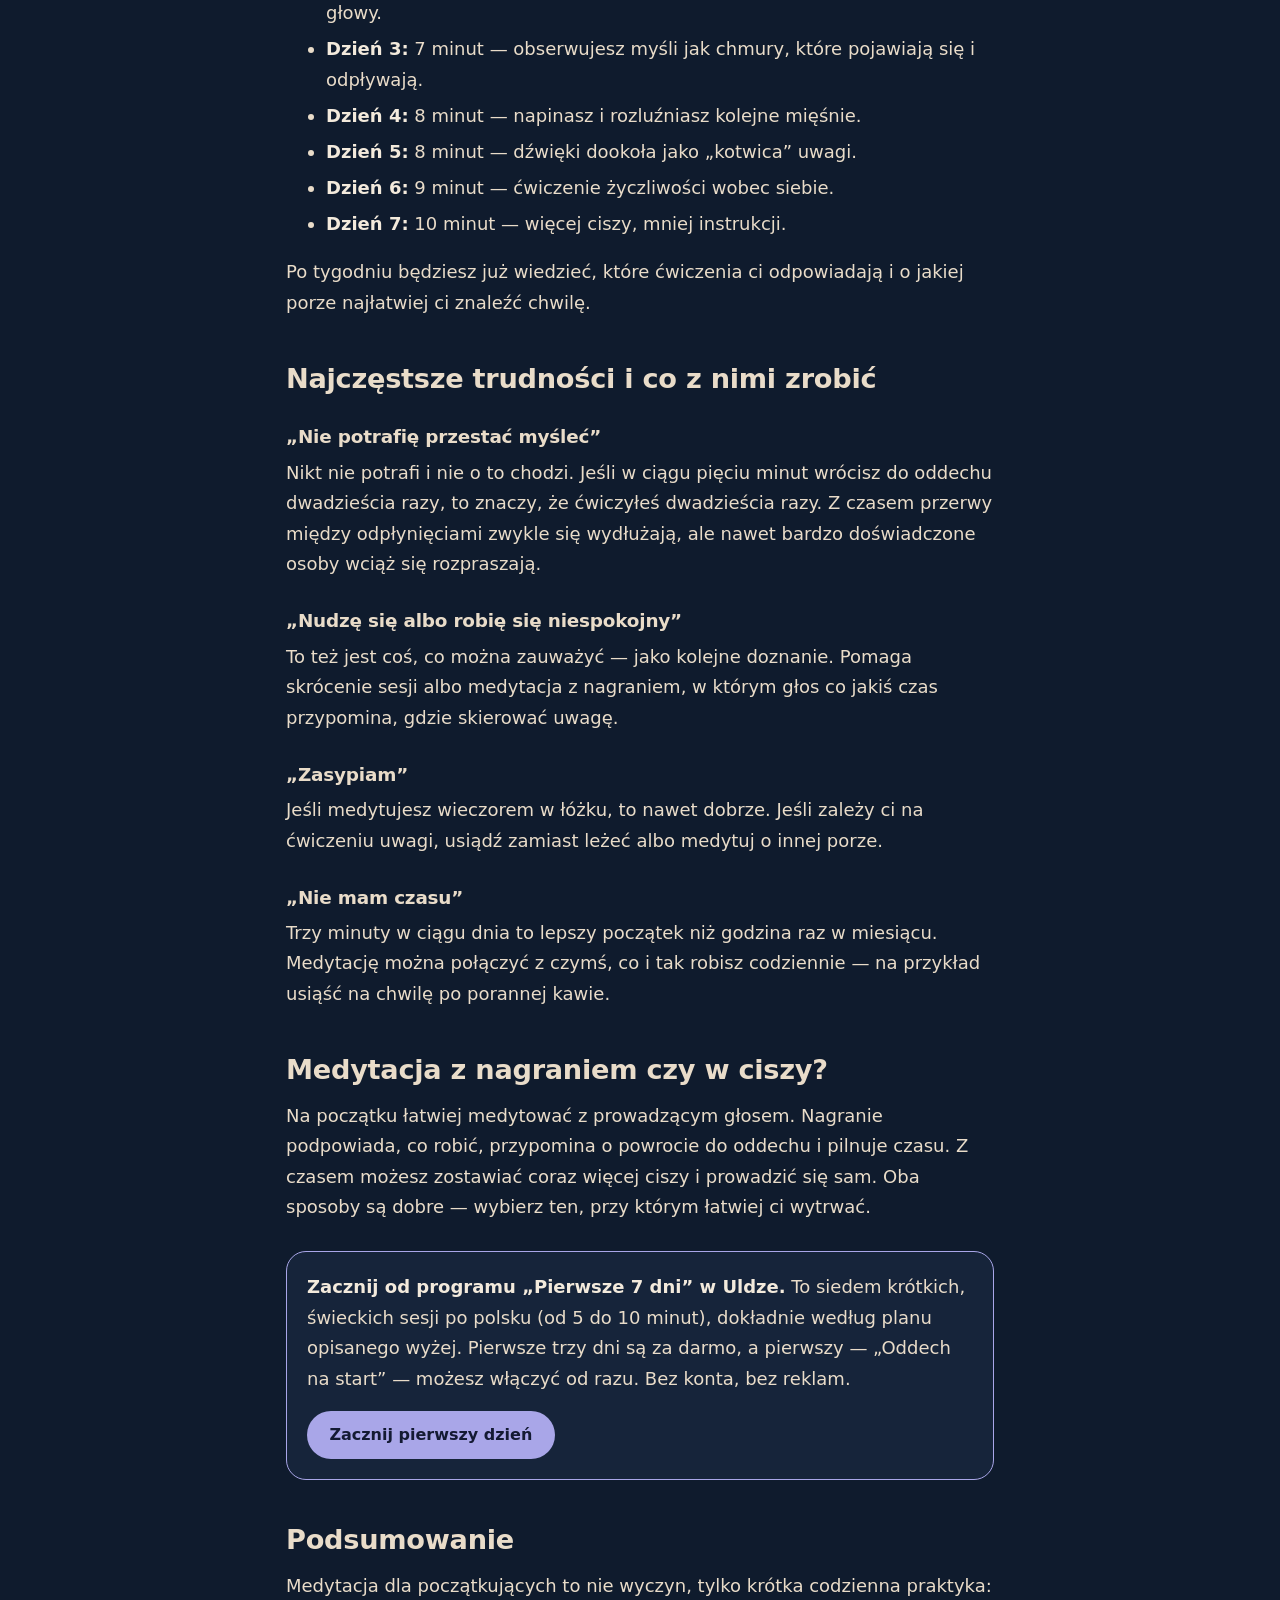
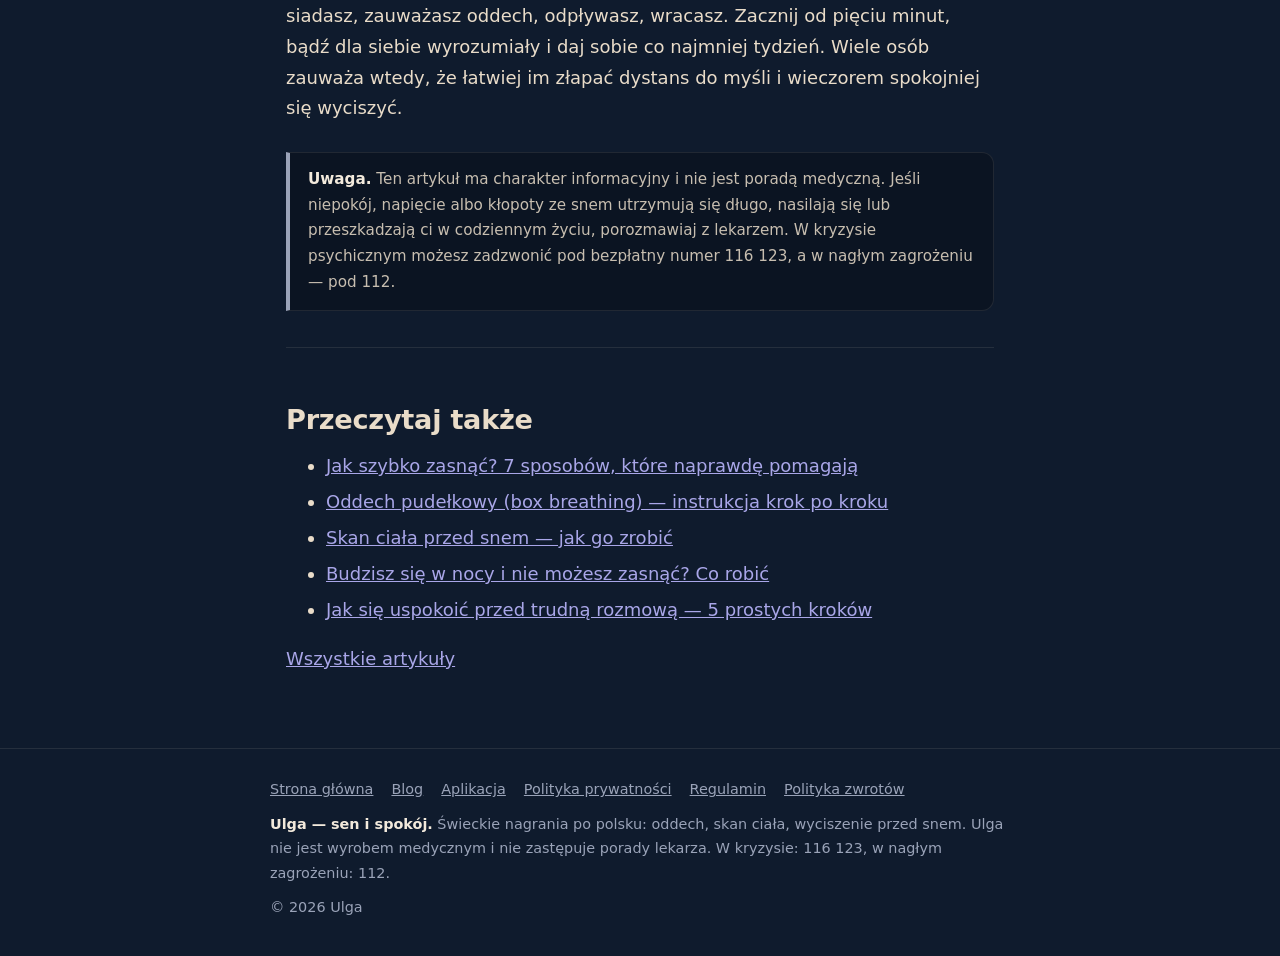
<file: site/blog/medytacja-dla-poczatkujacych.html>
<!doctype html>
<html lang="pl">
<head>
<meta charset="utf-8">
<meta name="viewport" content="width=device-width, initial-scale=1, viewport-fit=cover">
<title>Medytacja dla początkujących — od czego zacząć | Ulga</title>
<meta name="description" content="Medytacja dla początkujących bez ezoteryki: czym jest, jak zacząć w 5 minut dziennie, co zrobić z gonitwą myśli i jak wytrwać pierwszy tydzień.">
<link rel="canonical" href="https://zavattaro.github.io/ulga/site/blog/medytacja-dla-poczatkujacych.html">
<meta name="theme-color" content="#0F1B2D">
<meta name="color-scheme" content="dark">
<meta property="og:type" content="article">
<meta property="og:locale" content="pl_PL">
<meta property="og:site_name" content="Ulga">
<meta property="og:title" content="Medytacja dla początkujących — od czego zacząć">
<meta property="og:description" content="Medytacja dla początkujących bez ezoteryki: czym jest, jak zacząć w 5 minut dziennie, co zrobić z gonitwą myśli i jak wytrwać pierwszy tydzień.">
<meta property="og:url" content="https://zavattaro.github.io/ulga/site/blog/medytacja-dla-poczatkujacych.html">
<meta property="og:image" content="https://zavattaro.github.io/ulga/icons/icon-512.png">
<meta name="twitter:card" content="summary">
<link rel="icon" type="image/png" sizes="192x192" href="../../icons/icon-192.png">
<link rel="apple-touch-icon" href="../../icons/apple-touch-icon.png">
<script type="application/ld+json">
{
 "@context": "https://schema.org",
 "@graph": [
  {
   "@type": "Article",
   "headline": "Medytacja dla początkujących — od czego zacząć",
   "description": "Medytacja dla początkujących bez ezoteryki: czym jest, jak zacząć w 5 minut dziennie, co zrobić z gonitwą myśli i jak wytrwać pierwszy tydzień.",
   "inLanguage": "pl",
   "datePublished": "2026-11-24",
   "dateModified": "2026-11-24",
   "author": {
    "@type": "Organization",
    "name": "Ulga"
   },
   "publisher": {
    "@type": "Organization",
    "name": "Ulga",
    "url": "https://zavattaro.github.io/ulga/site/",
    "logo": {
     "@type": "ImageObject",
     "url": "https://zavattaro.github.io/ulga/icons/icon-512.png"
    }
   },
   "image": "https://zavattaro.github.io/ulga/icons/icon-512.png",
   "mainEntityOfPage": {
    "@type": "WebPage",
    "@id": "https://zavattaro.github.io/ulga/site/blog/medytacja-dla-poczatkujacych.html"
   }
  },
  {
   "@type": "BreadcrumbList",
   "itemListElement": [
    {
     "@type": "ListItem",
     "position": 1,
     "name": "Ulga",
     "item": "https://zavattaro.github.io/ulga/site/"
    },
    {
     "@type": "ListItem",
     "position": 2,
     "name": "Blog",
     "item": "https://zavattaro.github.io/ulga/site/blog/"
    },
    {
     "@type": "ListItem",
     "position": 3,
     "name": "Medytacja dla początkujących — od czego zacząć",
     "item": "https://zavattaro.github.io/ulga/site/blog/medytacja-dla-poczatkujacych.html"
    }
   ]
  }
 ]
}
</script>
<style>
:root{--bg:#0F1B2D;--bg2:#0B1422;--surface:#16243A;--surface2:#1D2E48;--primary:#A9A6E8;--on-primary:#141A33;--sand:#E9DCC9;--muted:#9AA3B8;--line:rgba(233,220,201,.10);--r:20px;
--sans:system-ui,-apple-system,'Segoe UI',Roboto,'Helvetica Neue',Arial,sans-serif}
*,*::before,*::after{box-sizing:border-box}
html{-webkit-text-size-adjust:100%}
body{margin:0;background:var(--bg);color:var(--sand);font:18px/1.7 var(--sans);-webkit-font-smoothing:antialiased;overflow-x:hidden}
a{color:var(--primary)}
:focus-visible{outline:3px solid var(--primary);outline-offset:3px}
.skip{position:absolute;left:-9999px}.skip:focus{left:12px;top:12px;z-index:9;background:var(--surface);padding:8px 12px;border-radius:8px}
h1,h2,h3{line-height:1.25;letter-spacing:-.01em;font-weight:640;margin:1.6em 0 .5em}
h1{font-size:clamp(1.9rem,6vw,2.6rem);line-height:1.15;letter-spacing:-.02em;margin-top:.3em}
h2{font-size:clamp(1.35rem,4.2vw,1.7rem)}
h3{font-size:1.15rem}
p,ul,ol{margin:0 0 1em}
li{margin:.3em 0}
strong{color:#F3EADC}
.top{position:sticky;top:0;z-index:5;background:rgba(11,20,34,.86);backdrop-filter:blur(12px);-webkit-backdrop-filter:blur(12px);border-bottom:1px solid var(--line)}
.top .in{max-width:1040px;margin:0 auto;padding:0 16px;display:flex;align-items:center;justify-content:space-between;min-height:60px;gap:12px}
.brand{display:flex;align-items:center;gap:10px;color:var(--sand);text-decoration:none;font-weight:650;font-size:1.15rem}
.brand img{width:34px;height:34px;border-radius:9px}
.top nav{display:flex;align-items:center;gap:16px}
.top nav a.link{color:var(--muted);text-decoration:none;font-size:.95rem}
.btn{display:inline-flex;align-items:center;justify-content:center;text-align:center;min-height:48px;padding:.7em 1.4em;border-radius:999px;background:var(--primary);color:var(--on-primary);font:650 1rem/1.2 var(--sans);text-decoration:none}
.btn-sm{min-height:40px;padding:.4em 1.1em;font-size:.92rem}
main{max-width:740px;margin:0 auto;padding:12px 16px 56px}
.crumbs{font-size:.88rem;color:var(--muted);margin:16px 0 0}
.crumbs a{color:var(--muted)}
.meta{color:var(--muted);font-size:.92rem}
.lead{font-size:1.12rem;color:rgba(233,220,201,.88)}
.steps{padding-left:1.3em}
.steps li{margin:.5em 0}
.cta{background:var(--surface);border:1px solid var(--primary);border-radius:var(--r);padding:20px;margin:28px 0}
.cta p{margin:0 0 .9em}
.uwaga{background:var(--bg2);border:1px solid var(--line);border-left:4px solid var(--muted);border-radius:0 12px 12px 0;padding:14px 18px;margin:28px 0;font-size:.95rem;color:rgba(233,220,201,.85)}
.uwaga p{margin:0}
.tip{background:var(--surface);border-radius:14px;padding:14px 18px;margin:0 0 1.2em}
.tip p:last-child{margin:0}
.cards{list-style:none;padding:0;display:grid;gap:14px}
.cards li{margin:0}
.cards a{display:block;background:var(--surface);border:1px solid var(--line);border-radius:var(--r);padding:20px;text-decoration:none;color:var(--sand)}
.cards a:hover{border-color:var(--primary)}
.cards h2{font-size:1.2rem;margin:0 0 .35em;color:var(--primary)}
.cards p{margin:0;color:var(--muted);font-size:.96rem}
.more{border-top:1px solid var(--line);margin-top:36px;padding-top:12px}
footer{border-top:1px solid var(--line);padding:28px 16px calc(36px + env(safe-area-inset-bottom));font-size:.9rem;color:var(--muted)}
footer .in{max-width:740px;margin:0 auto;display:grid;gap:10px}
footer nav{display:flex;flex-wrap:wrap;gap:8px 18px}
footer a{color:var(--muted)}
footer p{margin:0}
</style>
</head>
<body>
<a class="skip" href="#tresc">Przejdź do treści</a>
<header class="top"><div class="in">
<a class="brand" href="../index.html"><img src="../../icons/icon-192.png" alt="" width="34" height="34">Ulga</a>
<nav aria-label="Nawigacja"><a class="link" href="index.html">Blog</a><a class="btn btn-sm" href="https://zavattaro.github.io/ulga/">Otwórz</a></nav>
</div></header>
<main id="tresc">
<p class="crumbs"><a href="../index.html">Ulga</a> › <a href="index.html">Blog</a></p>
<article>
<h1>Medytacja dla początkujących — od czego zacząć</h1>
<p class="meta">Opublikowano: <time datetime="2026-11-24">24 listopada 2026</time> · zespół Ulgi</p>

<p class="lead">Medytacja kojarzy się wielu osobom z kadzidłami, pozycją lotosu i mantrami. Tymczasem w najprostszej, świeckiej wersji to po prostu ćwiczenie uwagi: kilka minut, w których świadomie zauważasz oddech, ciało i myśli. Nie musisz w nic wierzyć ani niczego kupować. Ten poradnik pokaże ci, od czego zacząć.</p>

<h2>Czym jest medytacja (a czym nie jest)?</h2>
<p>Najczęściej spotykana forma medytacji dla początkujących to <strong>medytacja uważności</strong> (ang. <em>mindfulness</em>). Polega na kierowaniu uwagi na to, co dzieje się teraz — na przykład na oddech — i łagodnym wracaniu do niego, gdy myśli odpłyną.</p>
<p>Medytacja <strong>nie polega</strong> na „wyłączeniu myślenia” ani osiągnięciu pustki w głowie. Myśli będą się pojawiać — to normalne i nie oznacza, że robisz coś źle. Samo zauważenie: „o, odpłynąłem” i powrót do oddechu to właśnie ćwiczenie. Każdy taki powrót jest jak jedno powtórzenie na siłowni.</p>

<h2>Jak zacząć? Pierwsza medytacja w 5 minut</h2>
<ol class="steps">
<li><strong>Wybierz porę.</strong> Rano po przebudzeniu, w przerwie na lunch albo wieczorem przed snem. Ważniejsza od pory jest regularność.</li>
<li><strong>Usiądź wygodnie.</strong> Na krześle, kanapie albo poduszce na podłodze. Plecy w miarę proste, ramiona luźne. Możesz też się położyć, choć wtedy łatwiej zasnąć.</li>
<li><strong>Ustaw minutnik na 5 minut.</strong> Dzięki temu nie będziesz co chwilę sprawdzać czasu.</li>
<li><strong>Zamknij oczy</strong> albo opuść wzrok na podłogę przed sobą.</li>
<li><strong>Zauważ oddech.</strong> Nie zmieniaj go. Poczuj, jak powietrze wpływa przez nos, jak unosi się i opada brzuch.</li>
<li><strong>Gdy myśli odpłyną — wróć.</strong> Bez złości i komentarza. Możesz w myślach nazwać to, co się pojawiło („planowanie”, „wspomnienie”), i spokojnie wrócić do oddechu.</li>
<li><strong>Zakończ łagodnie.</strong> Kiedy zadzwoni minutnik, weź głębszy oddech, poruszaj palcami i otwórz oczy.</li>
</ol>

<h2>Plan na pierwszy tydzień</h2>
<p>Zamiast od razu medytować po pół godziny, lepiej zacząć od krótkich sesji i stopniowo je wydłużać. Przykładowy plan:</p>
<ul>
<li><strong>Dzień 1:</strong> 5 minut uważności na oddech.</li>
<li><strong>Dzień 2:</strong> 6 minut — prosty skan ciała: przesuwasz uwagę od stóp do głowy.</li>
<li><strong>Dzień 3:</strong> 7 minut — obserwujesz myśli jak chmury, które pojawiają się i odpływają.</li>
<li><strong>Dzień 4:</strong> 8 minut — napinasz i rozluźniasz kolejne mięśnie.</li>
<li><strong>Dzień 5:</strong> 8 minut — dźwięki dookoła jako „kotwica” uwagi.</li>
<li><strong>Dzień 6:</strong> 9 minut — ćwiczenie życzliwości wobec siebie.</li>
<li><strong>Dzień 7:</strong> 10 minut — więcej ciszy, mniej instrukcji.</li>
</ul>
<p>Po tygodniu będziesz już wiedzieć, które ćwiczenia ci odpowiadają i o jakiej porze najłatwiej ci znaleźć chwilę.</p>

<h2>Najczęstsze trudności i co z nimi zrobić</h2>
<h3>„Nie potrafię przestać myśleć”</h3>
<p>Nikt nie potrafi i nie o to chodzi. Jeśli w ciągu pięciu minut wrócisz do oddechu dwadzieścia razy, to znaczy, że ćwiczyłeś dwadzieścia razy. Z czasem przerwy między odpłynięciami zwykle się wydłużają, ale nawet bardzo doświadczone osoby wciąż się rozpraszają.</p>
<h3>„Nudzę się albo robię się niespokojny”</h3>
<p>To też jest coś, co można zauważyć — jako kolejne doznanie. Pomaga skrócenie sesji albo medytacja z nagraniem, w którym głos co jakiś czas przypomina, gdzie skierować uwagę.</p>
<h3>„Zasypiam”</h3>
<p>Jeśli medytujesz wieczorem w łóżku, to nawet dobrze. Jeśli zależy ci na ćwiczeniu uwagi, usiądź zamiast leżeć albo medytuj o innej porze.</p>
<h3>„Nie mam czasu”</h3>
<p>Trzy minuty w ciągu dnia to lepszy początek niż godzina raz w miesiącu. Medytację można połączyć z czymś, co i tak robisz codziennie — na przykład usiąść na chwilę po porannej kawie.</p>

<h2>Medytacja z nagraniem czy w ciszy?</h2>
<p>Na początku łatwiej medytować z prowadzącym głosem. Nagranie podpowiada, co robić, przypomina o powrocie do oddechu i pilnuje czasu. Z czasem możesz zostawiać coraz więcej ciszy i prowadzić się sam. Oba sposoby są dobre — wybierz ten, przy którym łatwiej ci wytrwać.</p>

<aside class="cta" aria-label="Aplikacja Ulga"><p><strong>Zacznij od programu „Pierwsze 7 dni” w Uldze.</strong> To siedem krótkich, świeckich sesji po polsku (od 5 do 10 minut), dokładnie według planu opisanego wyżej. Pierwsze trzy dni są za darmo, a pierwszy — „Oddech na start” — możesz włączyć od razu. Bez konta, bez reklam.</p><a class="btn" href="https://zavattaro.github.io/ulga/">Zacznij pierwszy dzień</a></aside>

<h2>Podsumowanie</h2>
<p>Medytacja dla początkujących to nie wyczyn, tylko krótka codzienna praktyka: siadasz, zauważasz oddech, odpływasz, wracasz. Zacznij od pięciu minut, bądź dla siebie wyrozumiały i daj sobie co najmniej tydzień. Wiele osób zauważa wtedy, że łatwiej im złapać dystans do myśli i wieczorem spokojniej się wyciszyć.</p>
<aside class="uwaga" aria-label="Uwaga"><p><strong>Uwaga.</strong> Ten artykuł ma charakter informacyjny i nie jest poradą medyczną. Jeśli niepokój, napięcie albo kłopoty ze snem utrzymują się długo, nasilają się lub przeszkadzają ci w codziennym życiu, porozmawiaj z lekarzem. W kryzysie psychicznym możesz zadzwonić pod bezpłatny numer 116 123, a w nagłym zagrożeniu — pod 112.</p></aside>

</article>
<nav class="more" aria-label="Inne artykuły"><h2>Przeczytaj także</h2><ul><li><a href="jak-szybko-zasnac.html">Jak szybko zasnąć? 7 sposobów, które naprawdę pomagają</a></li><li><a href="oddech-pudelkowy.html">Oddech pudełkowy (box breathing) — instrukcja krok po kroku</a></li><li><a href="skan-ciala-przed-snem.html">Skan ciała przed snem — jak go zrobić</a></li><li><a href="budzenie-sie-w-nocy.html">Budzisz się w nocy i nie możesz zasnąć? Co robić</a></li><li><a href="jak-sie-uspokoic-przed-trudna-rozmowa.html">Jak się uspokoić przed trudną rozmową — 5 prostych kroków</a></li></ul><p><a href="index.html">Wszystkie artykuły</a></p></nav>
</main>
<footer><div class="in">
<nav aria-label="Stopka"><a href="../index.html">Strona główna</a><a href="index.html">Blog</a><a href="https://zavattaro.github.io/ulga/">Aplikacja</a><a href="../../legal/privacy.html">Polityka prywatności</a><a href="../../legal/terms.html">Regulamin</a><a href="../../legal/refund.html">Polityka zwrotów</a></nav>
<p><strong>Ulga — sen i spokój.</strong> Świeckie nagrania po polsku: oddech, skan ciała, wyciszenie przed snem. Ulga nie jest wyrobem medycznym i nie zastępuje porady lekarza. W kryzysie: 116 123, w nagłym zagrożeniu: 112.</p>
<p>© 2026 Ulga</p>
</div></footer>
</body>
</html>
</file>
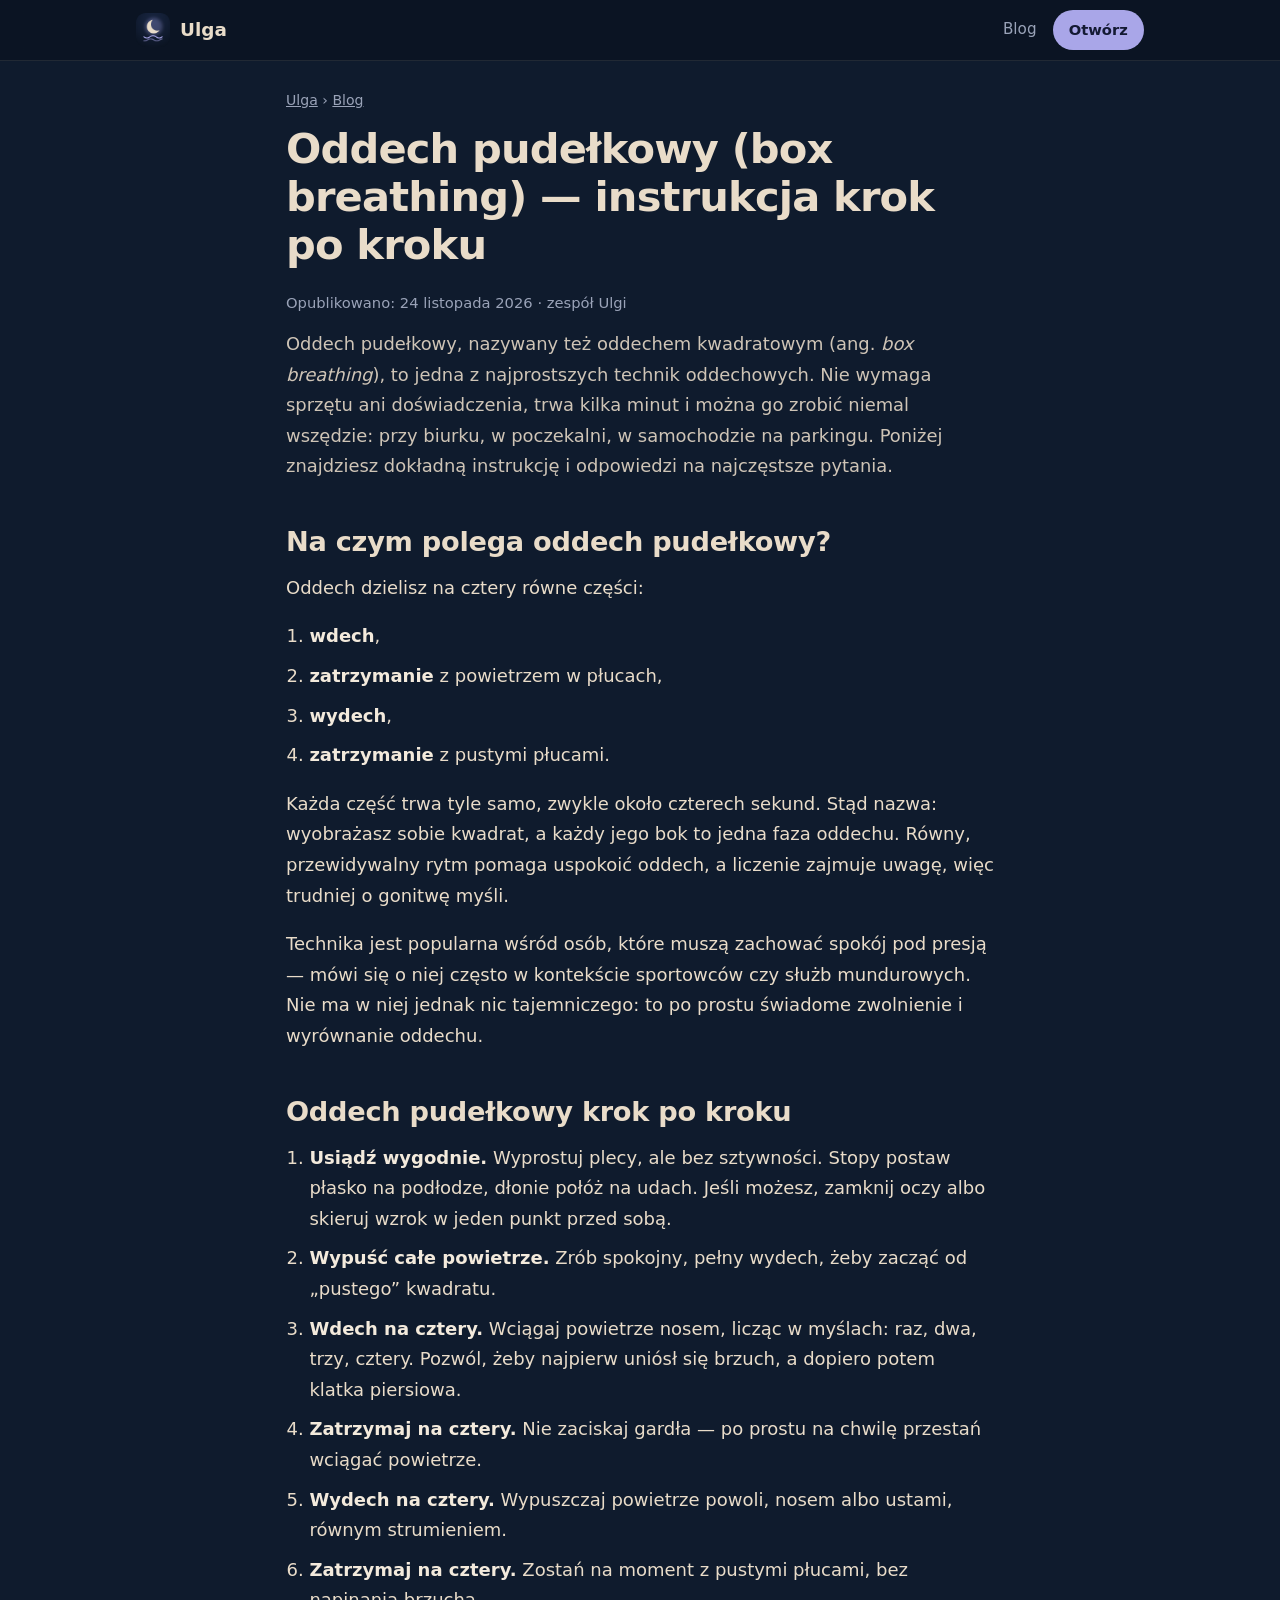
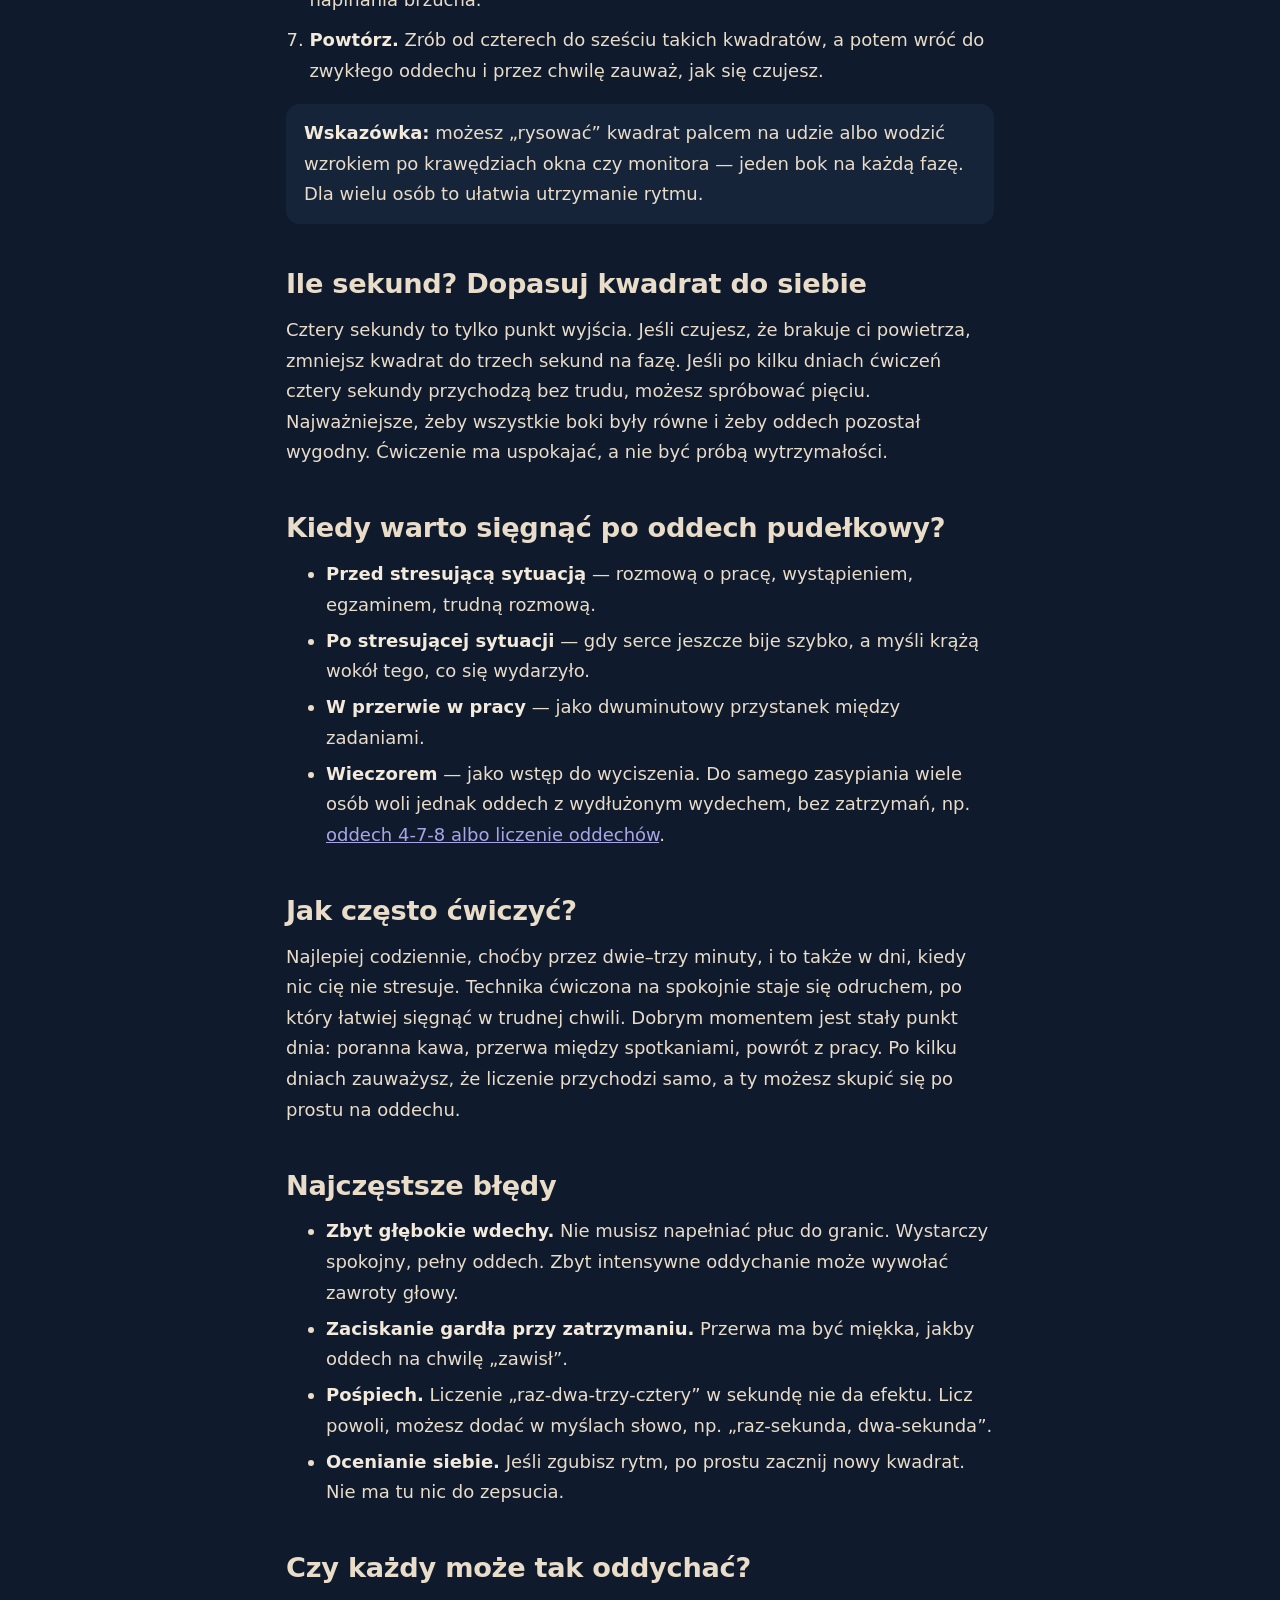
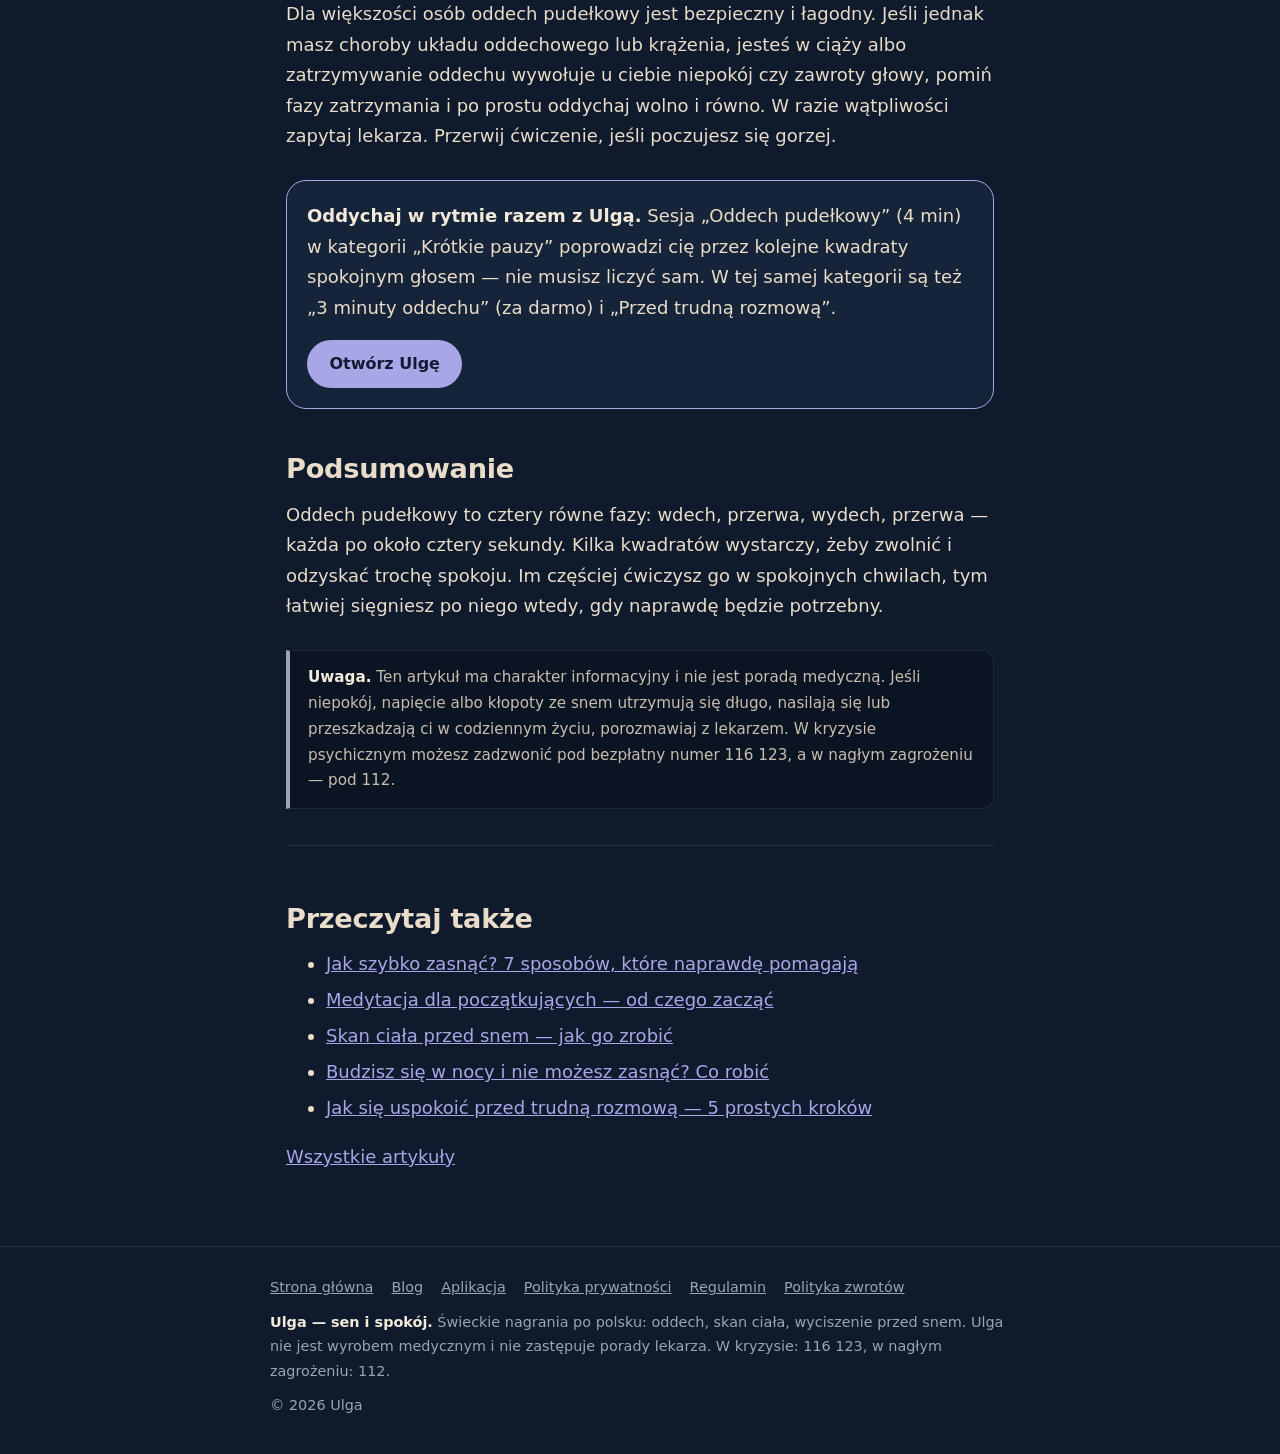
<file: site/blog/oddech-pudelkowy.html>
<!doctype html>
<html lang="pl">
<head>
<meta charset="utf-8">
<meta name="viewport" content="width=device-width, initial-scale=1, viewport-fit=cover">
<title>Oddech pudełkowy (box breathing) — instrukcja krok po kroku | Ulga</title>
<meta name="description" content="Oddech pudełkowy (box breathing, oddech kwadratowy) krok po kroku: cztery równe fazy po 4 sekundy. Kiedy go stosować, jak zacząć i jakich błędów unikać.">
<link rel="canonical" href="https://zavattaro.github.io/ulga/site/blog/oddech-pudelkowy.html">
<meta name="theme-color" content="#0F1B2D">
<meta name="color-scheme" content="dark">
<meta property="og:type" content="article">
<meta property="og:locale" content="pl_PL">
<meta property="og:site_name" content="Ulga">
<meta property="og:title" content="Oddech pudełkowy (box breathing) — instrukcja krok po kroku">
<meta property="og:description" content="Oddech pudełkowy (box breathing, oddech kwadratowy) krok po kroku: cztery równe fazy po 4 sekundy. Kiedy go stosować, jak zacząć i jakich błędów unikać.">
<meta property="og:url" content="https://zavattaro.github.io/ulga/site/blog/oddech-pudelkowy.html">
<meta property="og:image" content="https://zavattaro.github.io/ulga/icons/icon-512.png">
<meta name="twitter:card" content="summary">
<link rel="icon" type="image/png" sizes="192x192" href="../../icons/icon-192.png">
<link rel="apple-touch-icon" href="../../icons/apple-touch-icon.png">
<script type="application/ld+json">
{
 "@context": "https://schema.org",
 "@graph": [
  {
   "@type": "Article",
   "headline": "Oddech pudełkowy (box breathing) — instrukcja krok po kroku",
   "description": "Oddech pudełkowy (box breathing, oddech kwadratowy) krok po kroku: cztery równe fazy po 4 sekundy. Kiedy go stosować, jak zacząć i jakich błędów unikać.",
   "inLanguage": "pl",
   "datePublished": "2026-11-24",
   "dateModified": "2026-11-24",
   "author": {
    "@type": "Organization",
    "name": "Ulga"
   },
   "publisher": {
    "@type": "Organization",
    "name": "Ulga",
    "url": "https://zavattaro.github.io/ulga/site/",
    "logo": {
     "@type": "ImageObject",
     "url": "https://zavattaro.github.io/ulga/icons/icon-512.png"
    }
   },
   "image": "https://zavattaro.github.io/ulga/icons/icon-512.png",
   "mainEntityOfPage": {
    "@type": "WebPage",
    "@id": "https://zavattaro.github.io/ulga/site/blog/oddech-pudelkowy.html"
   }
  },
  {
   "@type": "BreadcrumbList",
   "itemListElement": [
    {
     "@type": "ListItem",
     "position": 1,
     "name": "Ulga",
     "item": "https://zavattaro.github.io/ulga/site/"
    },
    {
     "@type": "ListItem",
     "position": 2,
     "name": "Blog",
     "item": "https://zavattaro.github.io/ulga/site/blog/"
    },
    {
     "@type": "ListItem",
     "position": 3,
     "name": "Oddech pudełkowy (box breathing) — instrukcja krok po kroku",
     "item": "https://zavattaro.github.io/ulga/site/blog/oddech-pudelkowy.html"
    }
   ]
  }
 ]
}
</script>
<style>
:root{--bg:#0F1B2D;--bg2:#0B1422;--surface:#16243A;--surface2:#1D2E48;--primary:#A9A6E8;--on-primary:#141A33;--sand:#E9DCC9;--muted:#9AA3B8;--line:rgba(233,220,201,.10);--r:20px;
--sans:system-ui,-apple-system,'Segoe UI',Roboto,'Helvetica Neue',Arial,sans-serif}
*,*::before,*::after{box-sizing:border-box}
html{-webkit-text-size-adjust:100%}
body{margin:0;background:var(--bg);color:var(--sand);font:18px/1.7 var(--sans);-webkit-font-smoothing:antialiased;overflow-x:hidden}
a{color:var(--primary)}
:focus-visible{outline:3px solid var(--primary);outline-offset:3px}
.skip{position:absolute;left:-9999px}.skip:focus{left:12px;top:12px;z-index:9;background:var(--surface);padding:8px 12px;border-radius:8px}
h1,h2,h3{line-height:1.25;letter-spacing:-.01em;font-weight:640;margin:1.6em 0 .5em}
h1{font-size:clamp(1.9rem,6vw,2.6rem);line-height:1.15;letter-spacing:-.02em;margin-top:.3em}
h2{font-size:clamp(1.35rem,4.2vw,1.7rem)}
h3{font-size:1.15rem}
p,ul,ol{margin:0 0 1em}
li{margin:.3em 0}
strong{color:#F3EADC}
.top{position:sticky;top:0;z-index:5;background:rgba(11,20,34,.86);backdrop-filter:blur(12px);-webkit-backdrop-filter:blur(12px);border-bottom:1px solid var(--line)}
.top .in{max-width:1040px;margin:0 auto;padding:0 16px;display:flex;align-items:center;justify-content:space-between;min-height:60px;gap:12px}
.brand{display:flex;align-items:center;gap:10px;color:var(--sand);text-decoration:none;font-weight:650;font-size:1.15rem}
.brand img{width:34px;height:34px;border-radius:9px}
.top nav{display:flex;align-items:center;gap:16px}
.top nav a.link{color:var(--muted);text-decoration:none;font-size:.95rem}
.btn{display:inline-flex;align-items:center;justify-content:center;text-align:center;min-height:48px;padding:.7em 1.4em;border-radius:999px;background:var(--primary);color:var(--on-primary);font:650 1rem/1.2 var(--sans);text-decoration:none}
.btn-sm{min-height:40px;padding:.4em 1.1em;font-size:.92rem}
main{max-width:740px;margin:0 auto;padding:12px 16px 56px}
.crumbs{font-size:.88rem;color:var(--muted);margin:16px 0 0}
.crumbs a{color:var(--muted)}
.meta{color:var(--muted);font-size:.92rem}
.lead{font-size:1.12rem;color:rgba(233,220,201,.88)}
.steps{padding-left:1.3em}
.steps li{margin:.5em 0}
.cta{background:var(--surface);border:1px solid var(--primary);border-radius:var(--r);padding:20px;margin:28px 0}
.cta p{margin:0 0 .9em}
.uwaga{background:var(--bg2);border:1px solid var(--line);border-left:4px solid var(--muted);border-radius:0 12px 12px 0;padding:14px 18px;margin:28px 0;font-size:.95rem;color:rgba(233,220,201,.85)}
.uwaga p{margin:0}
.tip{background:var(--surface);border-radius:14px;padding:14px 18px;margin:0 0 1.2em}
.tip p:last-child{margin:0}
.cards{list-style:none;padding:0;display:grid;gap:14px}
.cards li{margin:0}
.cards a{display:block;background:var(--surface);border:1px solid var(--line);border-radius:var(--r);padding:20px;text-decoration:none;color:var(--sand)}
.cards a:hover{border-color:var(--primary)}
.cards h2{font-size:1.2rem;margin:0 0 .35em;color:var(--primary)}
.cards p{margin:0;color:var(--muted);font-size:.96rem}
.more{border-top:1px solid var(--line);margin-top:36px;padding-top:12px}
footer{border-top:1px solid var(--line);padding:28px 16px calc(36px + env(safe-area-inset-bottom));font-size:.9rem;color:var(--muted)}
footer .in{max-width:740px;margin:0 auto;display:grid;gap:10px}
footer nav{display:flex;flex-wrap:wrap;gap:8px 18px}
footer a{color:var(--muted)}
footer p{margin:0}
</style>
</head>
<body>
<a class="skip" href="#tresc">Przejdź do treści</a>
<header class="top"><div class="in">
<a class="brand" href="../index.html"><img src="../../icons/icon-192.png" alt="" width="34" height="34">Ulga</a>
<nav aria-label="Nawigacja"><a class="link" href="index.html">Blog</a><a class="btn btn-sm" href="https://zavattaro.github.io/ulga/">Otwórz</a></nav>
</div></header>
<main id="tresc">
<p class="crumbs"><a href="../index.html">Ulga</a> › <a href="index.html">Blog</a></p>
<article>
<h1>Oddech pudełkowy (box breathing) — instrukcja krok po kroku</h1>
<p class="meta">Opublikowano: <time datetime="2026-11-24">24 listopada 2026</time> · zespół Ulgi</p>

<p class="lead">Oddech pudełkowy, nazywany też oddechem kwadratowym (ang. <em>box breathing</em>), to jedna z najprostszych technik oddechowych. Nie wymaga sprzętu ani doświadczenia, trwa kilka minut i można go zrobić niemal wszędzie: przy biurku, w poczekalni, w samochodzie na parkingu. Poniżej znajdziesz dokładną instrukcję i odpowiedzi na najczęstsze pytania.</p>

<h2>Na czym polega oddech pudełkowy?</h2>
<p>Oddech dzielisz na cztery równe części:</p>
<ol class="steps">
<li><strong>wdech</strong>,</li>
<li><strong>zatrzymanie</strong> z powietrzem w płucach,</li>
<li><strong>wydech</strong>,</li>
<li><strong>zatrzymanie</strong> z pustymi płucami.</li>
</ol>
<p>Każda część trwa tyle samo, zwykle około czterech sekund. Stąd nazwa: wyobrażasz sobie kwadrat, a każdy jego bok to jedna faza oddechu. Równy, przewidywalny rytm pomaga uspokoić oddech, a liczenie zajmuje uwagę, więc trudniej o gonitwę myśli.</p>
<p>Technika jest popularna wśród osób, które muszą zachować spokój pod presją — mówi się o niej często w kontekście sportowców czy służb mundurowych. Nie ma w niej jednak nic tajemniczego: to po prostu świadome zwolnienie i wyrównanie oddechu.</p>

<h2>Oddech pudełkowy krok po kroku</h2>
<ol class="steps">
<li><strong>Usiądź wygodnie.</strong> Wyprostuj plecy, ale bez sztywności. Stopy postaw płasko na podłodze, dłonie połóż na udach. Jeśli możesz, zamknij oczy albo skieruj wzrok w jeden punkt przed sobą.</li>
<li><strong>Wypuść całe powietrze.</strong> Zrób spokojny, pełny wydech, żeby zacząć od „pustego” kwadratu.</li>
<li><strong>Wdech na cztery.</strong> Wciągaj powietrze nosem, licząc w myślach: raz, dwa, trzy, cztery. Pozwól, żeby najpierw uniósł się brzuch, a dopiero potem klatka piersiowa.</li>
<li><strong>Zatrzymaj na cztery.</strong> Nie zaciskaj gardła — po prostu na chwilę przestań wciągać powietrze.</li>
<li><strong>Wydech na cztery.</strong> Wypuszczaj powietrze powoli, nosem albo ustami, równym strumieniem.</li>
<li><strong>Zatrzymaj na cztery.</strong> Zostań na moment z pustymi płucami, bez napinania brzucha.</li>
<li><strong>Powtórz.</strong> Zrób od czterech do sześciu takich kwadratów, a potem wróć do zwykłego oddechu i przez chwilę zauważ, jak się czujesz.</li>
</ol>
<div class="tip"><p><strong>Wskazówka:</strong> możesz „rysować” kwadrat palcem na udzie albo wodzić wzrokiem po krawędziach okna czy monitora — jeden bok na każdą fazę. Dla wielu osób to ułatwia utrzymanie rytmu.</p></div>

<h2>Ile sekund? Dopasuj kwadrat do siebie</h2>
<p>Cztery sekundy to tylko punkt wyjścia. Jeśli czujesz, że brakuje ci powietrza, zmniejsz kwadrat do trzech sekund na fazę. Jeśli po kilku dniach ćwiczeń cztery sekundy przychodzą bez trudu, możesz spróbować pięciu. Najważniejsze, żeby wszystkie boki były równe i żeby oddech pozostał wygodny. Ćwiczenie ma uspokajać, a nie być próbą wytrzymałości.</p>

<h2>Kiedy warto sięgnąć po oddech pudełkowy?</h2>
<ul>
<li><strong>Przed stresującą sytuacją</strong> — rozmową o pracę, wystąpieniem, egzaminem, trudną rozmową.</li>
<li><strong>Po stresującej sytuacji</strong> — gdy serce jeszcze bije szybko, a myśli krążą wokół tego, co się wydarzyło.</li>
<li><strong>W przerwie w pracy</strong> — jako dwuminutowy przystanek między zadaniami.</li>
<li><strong>Wieczorem</strong> — jako wstęp do wyciszenia. Do samego zasypiania wiele osób woli jednak oddech z wydłużonym wydechem, bez zatrzymań, np. <a href="jak-szybko-zasnac.html">oddech 4-7-8 albo liczenie oddechów</a>.</li>
</ul>

<h2>Jak często ćwiczyć?</h2>
<p>Najlepiej codziennie, choćby przez dwie–trzy minuty, i to także w dni, kiedy nic cię nie stresuje. Technika ćwiczona na spokojnie staje się odruchem, po który łatwiej sięgnąć w trudnej chwili. Dobrym momentem jest stały punkt dnia: poranna kawa, przerwa między spotkaniami, powrót z pracy. Po kilku dniach zauważysz, że liczenie przychodzi samo, a ty możesz skupić się po prostu na oddechu.</p>

<h2>Najczęstsze błędy</h2>
<ul>
<li><strong>Zbyt głębokie wdechy.</strong> Nie musisz napełniać płuc do granic. Wystarczy spokojny, pełny oddech. Zbyt intensywne oddychanie może wywołać zawroty głowy.</li>
<li><strong>Zaciskanie gardła przy zatrzymaniu.</strong> Przerwa ma być miękka, jakby oddech na chwilę „zawisł”.</li>
<li><strong>Pośpiech.</strong> Liczenie „raz-dwa-trzy-cztery” w sekundę nie da efektu. Licz powoli, możesz dodać w myślach słowo, np. „raz-sekunda, dwa-sekunda”.</li>
<li><strong>Ocenianie siebie.</strong> Jeśli zgubisz rytm, po prostu zacznij nowy kwadrat. Nie ma tu nic do zepsucia.</li>
</ul>

<h2>Czy każdy może tak oddychać?</h2>
<p>Dla większości osób oddech pudełkowy jest bezpieczny i łagodny. Jeśli jednak masz choroby układu oddechowego lub krążenia, jesteś w ciąży albo zatrzymywanie oddechu wywołuje u ciebie niepokój czy zawroty głowy, pomiń fazy zatrzymania i po prostu oddychaj wolno i równo. W razie wątpliwości zapytaj lekarza. Przerwij ćwiczenie, jeśli poczujesz się gorzej.</p>

<aside class="cta" aria-label="Aplikacja Ulga"><p><strong>Oddychaj w rytmie razem z Ulgą.</strong> Sesja „Oddech pudełkowy” (4 min) w kategorii „Krótkie pauzy” poprowadzi cię przez kolejne kwadraty spokojnym głosem — nie musisz liczyć sam. W tej samej kategorii są też „3 minuty oddechu” (za darmo) i „Przed trudną rozmową”.</p><a class="btn" href="https://zavattaro.github.io/ulga/">Otwórz Ulgę</a></aside>

<h2>Podsumowanie</h2>
<p>Oddech pudełkowy to cztery równe fazy: wdech, przerwa, wydech, przerwa — każda po około cztery sekundy. Kilka kwadratów wystarczy, żeby zwolnić i odzyskać trochę spokoju. Im częściej ćwiczysz go w spokojnych chwilach, tym łatwiej sięgniesz po niego wtedy, gdy naprawdę będzie potrzebny.</p>
<aside class="uwaga" aria-label="Uwaga"><p><strong>Uwaga.</strong> Ten artykuł ma charakter informacyjny i nie jest poradą medyczną. Jeśli niepokój, napięcie albo kłopoty ze snem utrzymują się długo, nasilają się lub przeszkadzają ci w codziennym życiu, porozmawiaj z lekarzem. W kryzysie psychicznym możesz zadzwonić pod bezpłatny numer 116 123, a w nagłym zagrożeniu — pod 112.</p></aside>

</article>
<nav class="more" aria-label="Inne artykuły"><h2>Przeczytaj także</h2><ul><li><a href="jak-szybko-zasnac.html">Jak szybko zasnąć? 7 sposobów, które naprawdę pomagają</a></li><li><a href="medytacja-dla-poczatkujacych.html">Medytacja dla początkujących — od czego zacząć</a></li><li><a href="skan-ciala-przed-snem.html">Skan ciała przed snem — jak go zrobić</a></li><li><a href="budzenie-sie-w-nocy.html">Budzisz się w nocy i nie możesz zasnąć? Co robić</a></li><li><a href="jak-sie-uspokoic-przed-trudna-rozmowa.html">Jak się uspokoić przed trudną rozmową — 5 prostych kroków</a></li></ul><p><a href="index.html">Wszystkie artykuły</a></p></nav>
</main>
<footer><div class="in">
<nav aria-label="Stopka"><a href="../index.html">Strona główna</a><a href="index.html">Blog</a><a href="https://zavattaro.github.io/ulga/">Aplikacja</a><a href="../../legal/privacy.html">Polityka prywatności</a><a href="../../legal/terms.html">Regulamin</a><a href="../../legal/refund.html">Polityka zwrotów</a></nav>
<p><strong>Ulga — sen i spokój.</strong> Świeckie nagrania po polsku: oddech, skan ciała, wyciszenie przed snem. Ulga nie jest wyrobem medycznym i nie zastępuje porady lekarza. W kryzysie: 116 123, w nagłym zagrożeniu: 112.</p>
<p>© 2026 Ulga</p>
</div></footer>
</body>
</html>
</file>
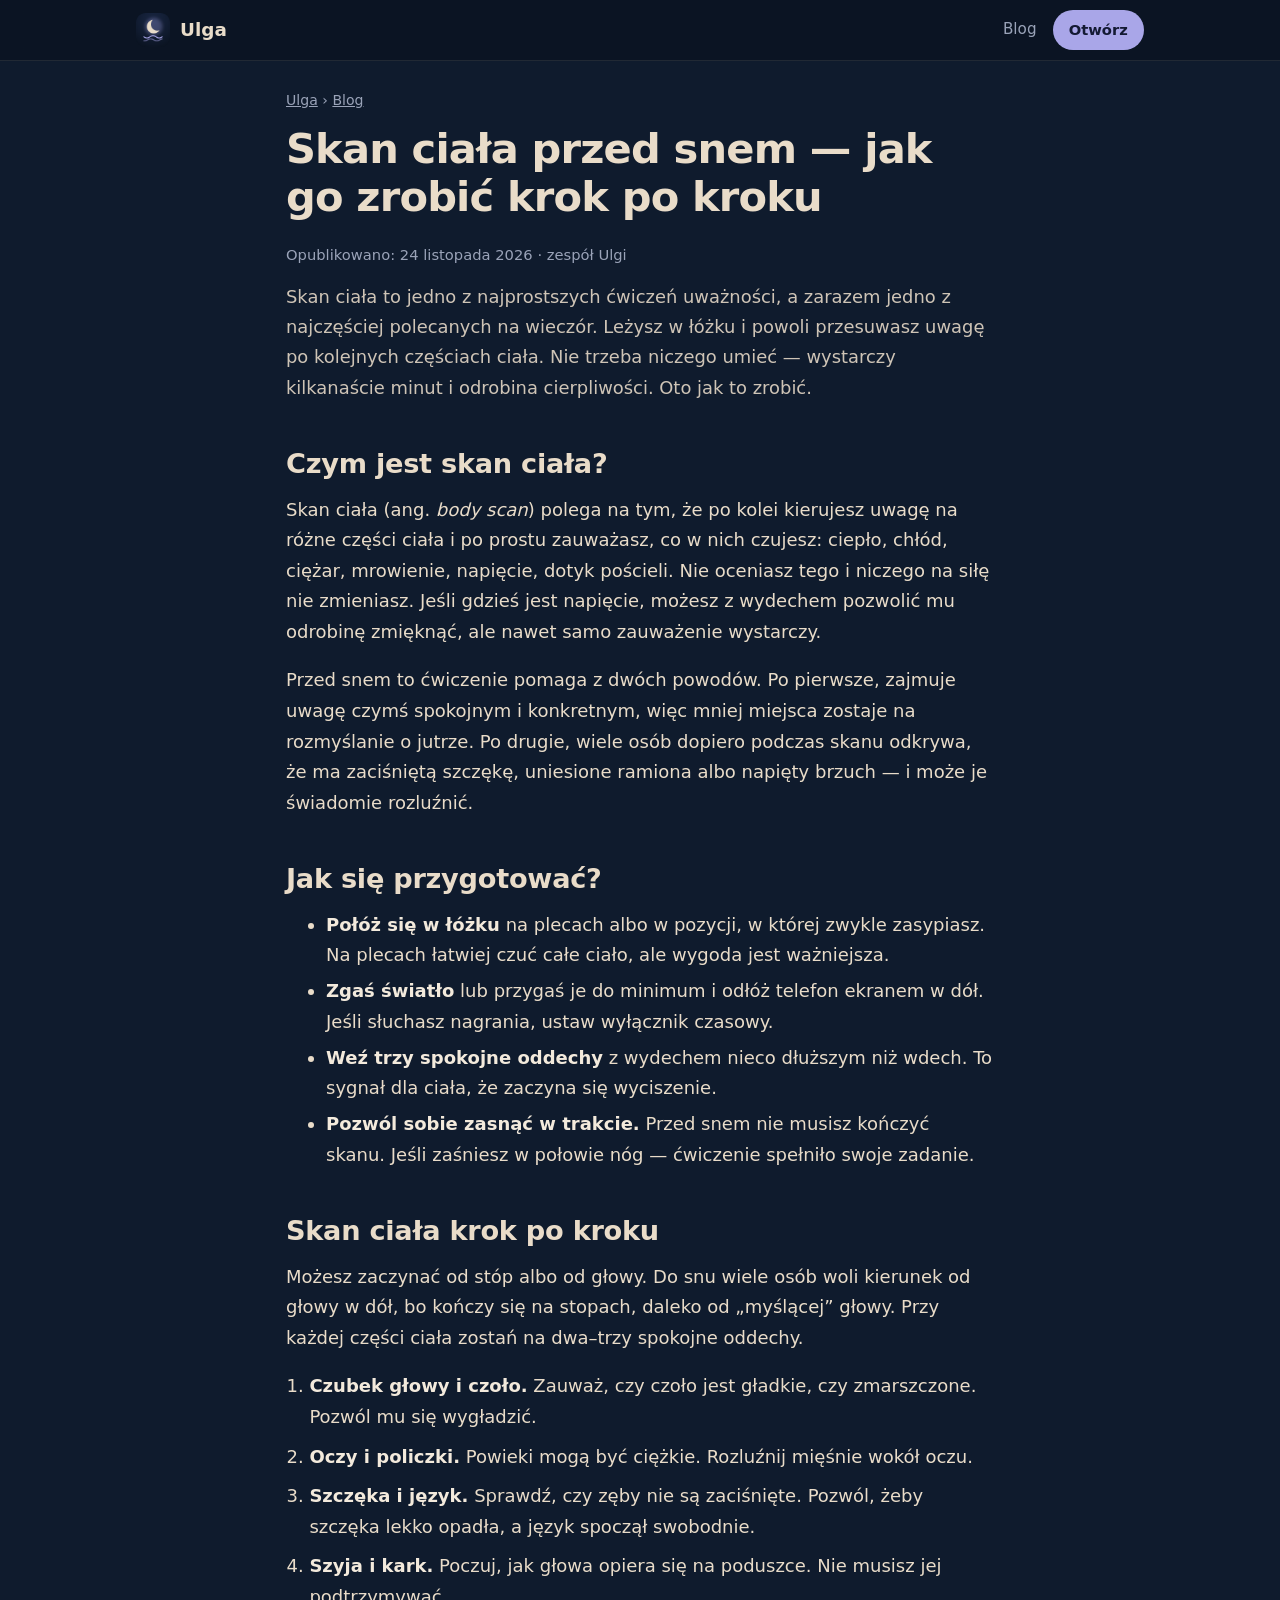
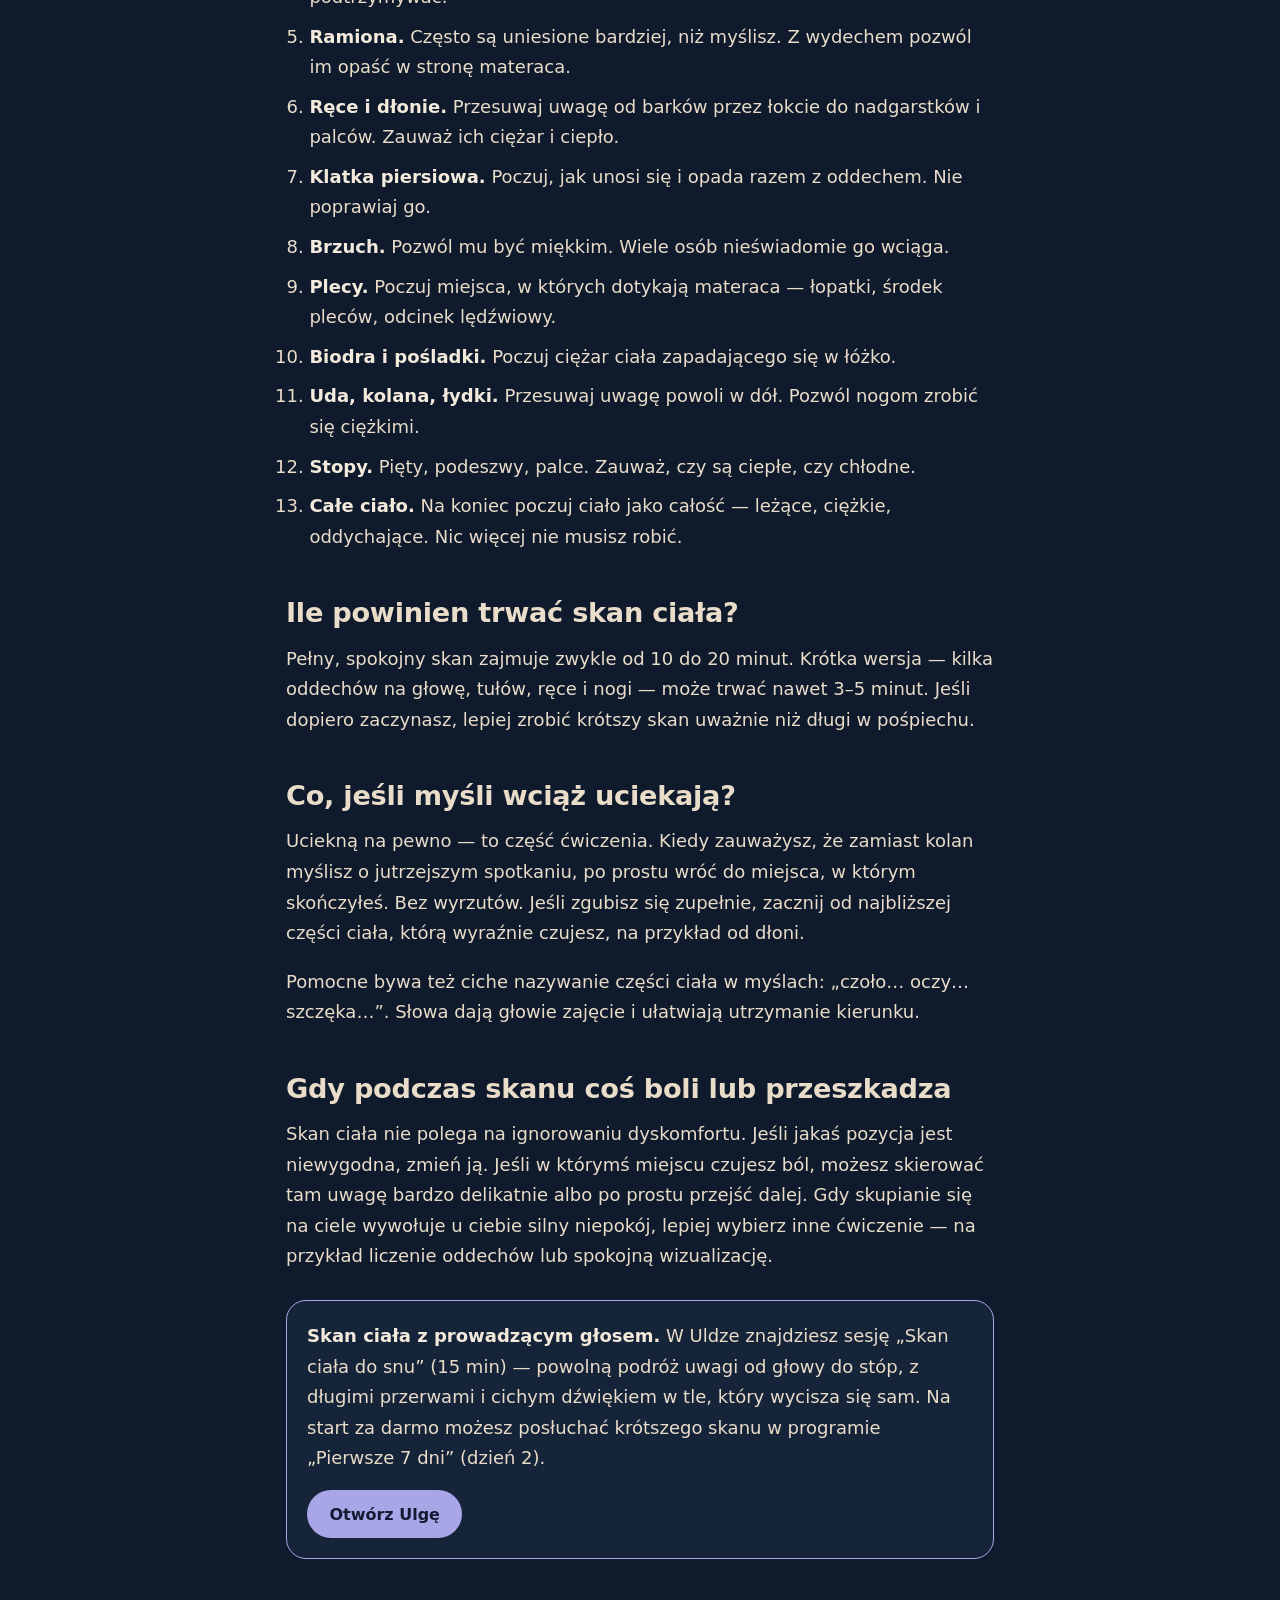
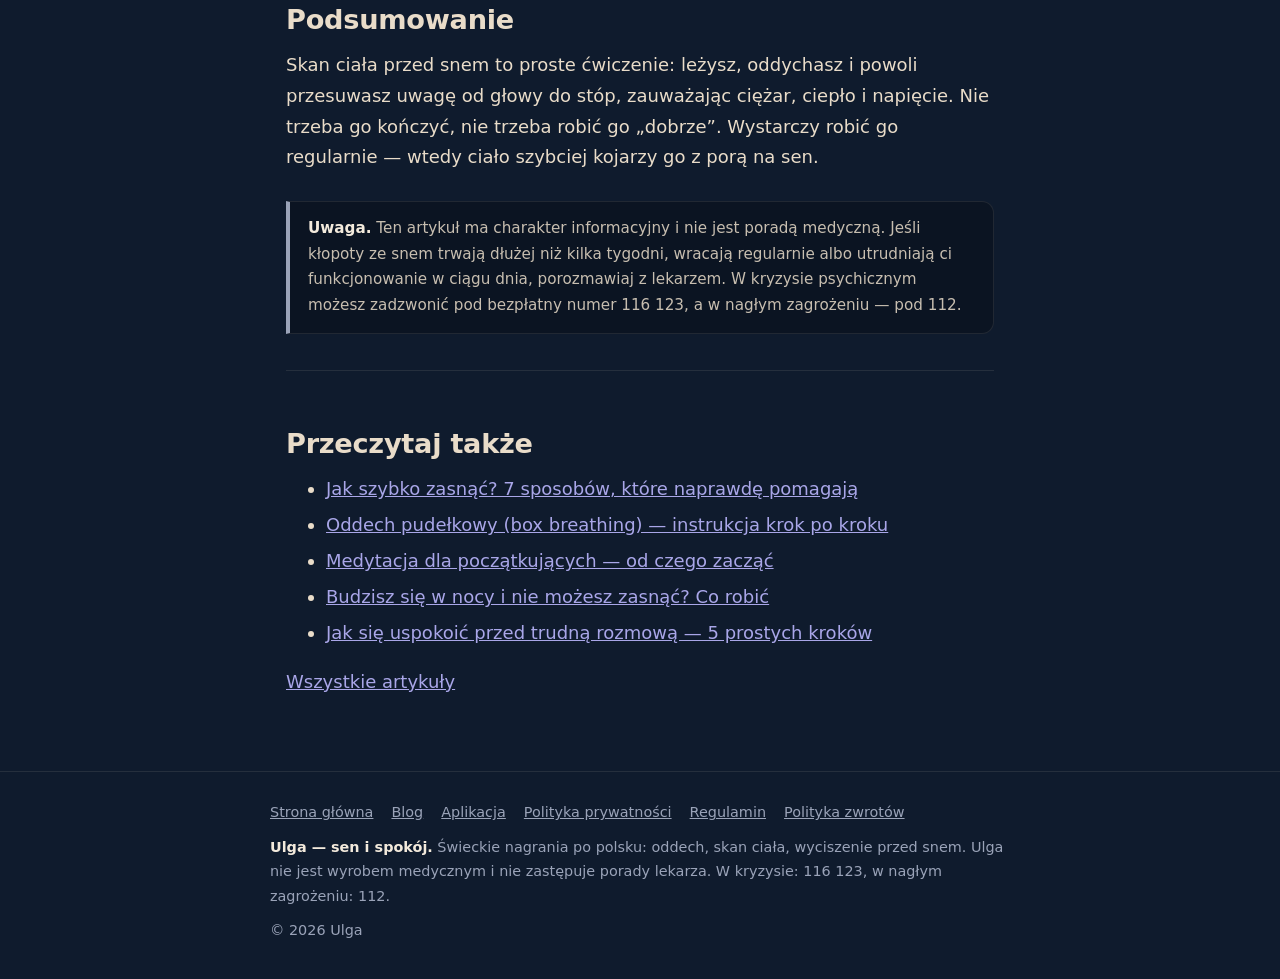
<file: site/blog/skan-ciala-przed-snem.html>
<!doctype html>
<html lang="pl">
<head>
<meta charset="utf-8">
<meta name="viewport" content="width=device-width, initial-scale=1, viewport-fit=cover">
<title>Skan ciała przed snem — jak go zrobić | Ulga</title>
<meta name="description" content="Skan ciała przed snem krok po kroku: jak przesuwać uwagę od stóp do głowy, ile to trwa, co robić z myślami i napięciem. Proste ćwiczenie na wyciszenie.">
<link rel="canonical" href="https://zavattaro.github.io/ulga/site/blog/skan-ciala-przed-snem.html">
<meta name="theme-color" content="#0F1B2D">
<meta name="color-scheme" content="dark">
<meta property="og:type" content="article">
<meta property="og:locale" content="pl_PL">
<meta property="og:site_name" content="Ulga">
<meta property="og:title" content="Skan ciała przed snem — jak go zrobić krok po kroku">
<meta property="og:description" content="Skan ciała przed snem krok po kroku: jak przesuwać uwagę od stóp do głowy, ile to trwa, co robić z myślami i napięciem. Proste ćwiczenie na wyciszenie.">
<meta property="og:url" content="https://zavattaro.github.io/ulga/site/blog/skan-ciala-przed-snem.html">
<meta property="og:image" content="https://zavattaro.github.io/ulga/icons/icon-512.png">
<meta name="twitter:card" content="summary">
<link rel="icon" type="image/png" sizes="192x192" href="../../icons/icon-192.png">
<link rel="apple-touch-icon" href="../../icons/apple-touch-icon.png">
<script type="application/ld+json">
{
 "@context": "https://schema.org",
 "@graph": [
  {
   "@type": "Article",
   "headline": "Skan ciała przed snem — jak go zrobić krok po kroku",
   "description": "Skan ciała przed snem krok po kroku: jak przesuwać uwagę od stóp do głowy, ile to trwa, co robić z myślami i napięciem. Proste ćwiczenie na wyciszenie.",
   "inLanguage": "pl",
   "datePublished": "2026-11-24",
   "dateModified": "2026-11-24",
   "author": {
    "@type": "Organization",
    "name": "Ulga"
   },
   "publisher": {
    "@type": "Organization",
    "name": "Ulga",
    "url": "https://zavattaro.github.io/ulga/site/",
    "logo": {
     "@type": "ImageObject",
     "url": "https://zavattaro.github.io/ulga/icons/icon-512.png"
    }
   },
   "image": "https://zavattaro.github.io/ulga/icons/icon-512.png",
   "mainEntityOfPage": {
    "@type": "WebPage",
    "@id": "https://zavattaro.github.io/ulga/site/blog/skan-ciala-przed-snem.html"
   }
  },
  {
   "@type": "BreadcrumbList",
   "itemListElement": [
    {
     "@type": "ListItem",
     "position": 1,
     "name": "Ulga",
     "item": "https://zavattaro.github.io/ulga/site/"
    },
    {
     "@type": "ListItem",
     "position": 2,
     "name": "Blog",
     "item": "https://zavattaro.github.io/ulga/site/blog/"
    },
    {
     "@type": "ListItem",
     "position": 3,
     "name": "Skan ciała przed snem — jak go zrobić krok po kroku",
     "item": "https://zavattaro.github.io/ulga/site/blog/skan-ciala-przed-snem.html"
    }
   ]
  }
 ]
}
</script>
<style>
:root{--bg:#0F1B2D;--bg2:#0B1422;--surface:#16243A;--surface2:#1D2E48;--primary:#A9A6E8;--on-primary:#141A33;--sand:#E9DCC9;--muted:#9AA3B8;--line:rgba(233,220,201,.10);--r:20px;
--sans:system-ui,-apple-system,'Segoe UI',Roboto,'Helvetica Neue',Arial,sans-serif}
*,*::before,*::after{box-sizing:border-box}
html{-webkit-text-size-adjust:100%}
body{margin:0;background:var(--bg);color:var(--sand);font:18px/1.7 var(--sans);-webkit-font-smoothing:antialiased;overflow-x:hidden}
a{color:var(--primary)}
:focus-visible{outline:3px solid var(--primary);outline-offset:3px}
.skip{position:absolute;left:-9999px}.skip:focus{left:12px;top:12px;z-index:9;background:var(--surface);padding:8px 12px;border-radius:8px}
h1,h2,h3{line-height:1.25;letter-spacing:-.01em;font-weight:640;margin:1.6em 0 .5em}
h1{font-size:clamp(1.9rem,6vw,2.6rem);line-height:1.15;letter-spacing:-.02em;margin-top:.3em}
h2{font-size:clamp(1.35rem,4.2vw,1.7rem)}
h3{font-size:1.15rem}
p,ul,ol{margin:0 0 1em}
li{margin:.3em 0}
strong{color:#F3EADC}
.top{position:sticky;top:0;z-index:5;background:rgba(11,20,34,.86);backdrop-filter:blur(12px);-webkit-backdrop-filter:blur(12px);border-bottom:1px solid var(--line)}
.top .in{max-width:1040px;margin:0 auto;padding:0 16px;display:flex;align-items:center;justify-content:space-between;min-height:60px;gap:12px}
.brand{display:flex;align-items:center;gap:10px;color:var(--sand);text-decoration:none;font-weight:650;font-size:1.15rem}
.brand img{width:34px;height:34px;border-radius:9px}
.top nav{display:flex;align-items:center;gap:16px}
.top nav a.link{color:var(--muted);text-decoration:none;font-size:.95rem}
.btn{display:inline-flex;align-items:center;justify-content:center;text-align:center;min-height:48px;padding:.7em 1.4em;border-radius:999px;background:var(--primary);color:var(--on-primary);font:650 1rem/1.2 var(--sans);text-decoration:none}
.btn-sm{min-height:40px;padding:.4em 1.1em;font-size:.92rem}
main{max-width:740px;margin:0 auto;padding:12px 16px 56px}
.crumbs{font-size:.88rem;color:var(--muted);margin:16px 0 0}
.crumbs a{color:var(--muted)}
.meta{color:var(--muted);font-size:.92rem}
.lead{font-size:1.12rem;color:rgba(233,220,201,.88)}
.steps{padding-left:1.3em}
.steps li{margin:.5em 0}
.cta{background:var(--surface);border:1px solid var(--primary);border-radius:var(--r);padding:20px;margin:28px 0}
.cta p{margin:0 0 .9em}
.uwaga{background:var(--bg2);border:1px solid var(--line);border-left:4px solid var(--muted);border-radius:0 12px 12px 0;padding:14px 18px;margin:28px 0;font-size:.95rem;color:rgba(233,220,201,.85)}
.uwaga p{margin:0}
.tip{background:var(--surface);border-radius:14px;padding:14px 18px;margin:0 0 1.2em}
.tip p:last-child{margin:0}
.cards{list-style:none;padding:0;display:grid;gap:14px}
.cards li{margin:0}
.cards a{display:block;background:var(--surface);border:1px solid var(--line);border-radius:var(--r);padding:20px;text-decoration:none;color:var(--sand)}
.cards a:hover{border-color:var(--primary)}
.cards h2{font-size:1.2rem;margin:0 0 .35em;color:var(--primary)}
.cards p{margin:0;color:var(--muted);font-size:.96rem}
.more{border-top:1px solid var(--line);margin-top:36px;padding-top:12px}
footer{border-top:1px solid var(--line);padding:28px 16px calc(36px + env(safe-area-inset-bottom));font-size:.9rem;color:var(--muted)}
footer .in{max-width:740px;margin:0 auto;display:grid;gap:10px}
footer nav{display:flex;flex-wrap:wrap;gap:8px 18px}
footer a{color:var(--muted)}
footer p{margin:0}
</style>
</head>
<body>
<a class="skip" href="#tresc">Przejdź do treści</a>
<header class="top"><div class="in">
<a class="brand" href="../index.html"><img src="../../icons/icon-192.png" alt="" width="34" height="34">Ulga</a>
<nav aria-label="Nawigacja"><a class="link" href="index.html">Blog</a><a class="btn btn-sm" href="https://zavattaro.github.io/ulga/">Otwórz</a></nav>
</div></header>
<main id="tresc">
<p class="crumbs"><a href="../index.html">Ulga</a> › <a href="index.html">Blog</a></p>
<article>
<h1>Skan ciała przed snem — jak go zrobić krok po kroku</h1>
<p class="meta">Opublikowano: <time datetime="2026-11-24">24 listopada 2026</time> · zespół Ulgi</p>

<p class="lead">Skan ciała to jedno z najprostszych ćwiczeń uważności, a zarazem jedno z najczęściej polecanych na wieczór. Leżysz w łóżku i powoli przesuwasz uwagę po kolejnych częściach ciała. Nie trzeba niczego umieć — wystarczy kilkanaście minut i odrobina cierpliwości. Oto jak to zrobić.</p>

<h2>Czym jest skan ciała?</h2>
<p>Skan ciała (ang. <em>body scan</em>) polega na tym, że po kolei kierujesz uwagę na różne części ciała i po prostu zauważasz, co w nich czujesz: ciepło, chłód, ciężar, mrowienie, napięcie, dotyk pościeli. Nie oceniasz tego i niczego na siłę nie zmieniasz. Jeśli gdzieś jest napięcie, możesz z wydechem pozwolić mu odrobinę zmięknąć, ale nawet samo zauważenie wystarczy.</p>
<p>Przed snem to ćwiczenie pomaga z dwóch powodów. Po pierwsze, zajmuje uwagę czymś spokojnym i konkretnym, więc mniej miejsca zostaje na rozmyślanie o jutrze. Po drugie, wiele osób dopiero podczas skanu odkrywa, że ma zaciśniętą szczękę, uniesione ramiona albo napięty brzuch — i może je świadomie rozluźnić.</p>

<h2>Jak się przygotować?</h2>
<ul>
<li><strong>Połóż się w łóżku</strong> na plecach albo w pozycji, w której zwykle zasypiasz. Na plecach łatwiej czuć całe ciało, ale wygoda jest ważniejsza.</li>
<li><strong>Zgaś światło</strong> lub przygaś je do minimum i odłóż telefon ekranem w dół. Jeśli słuchasz nagrania, ustaw wyłącznik czasowy.</li>
<li><strong>Weź trzy spokojne oddechy</strong> z wydechem nieco dłuższym niż wdech. To sygnał dla ciała, że zaczyna się wyciszenie.</li>
<li><strong>Pozwól sobie zasnąć w trakcie.</strong> Przed snem nie musisz kończyć skanu. Jeśli zaśniesz w połowie nóg — ćwiczenie spełniło swoje zadanie.</li>
</ul>

<h2>Skan ciała krok po kroku</h2>
<p>Możesz zaczynać od stóp albo od głowy. Do snu wiele osób woli kierunek od głowy w dół, bo kończy się na stopach, daleko od „myślącej” głowy. Przy każdej części ciała zostań na dwa–trzy spokojne oddechy.</p>
<ol class="steps">
<li><strong>Czubek głowy i czoło.</strong> Zauważ, czy czoło jest gładkie, czy zmarszczone. Pozwól mu się wygładzić.</li>
<li><strong>Oczy i policzki.</strong> Powieki mogą być ciężkie. Rozluźnij mięśnie wokół oczu.</li>
<li><strong>Szczęka i język.</strong> Sprawdź, czy zęby nie są zaciśnięte. Pozwól, żeby szczęka lekko opadła, a język spoczął swobodnie.</li>
<li><strong>Szyja i kark.</strong> Poczuj, jak głowa opiera się na poduszce. Nie musisz jej podtrzymywać.</li>
<li><strong>Ramiona.</strong> Często są uniesione bardziej, niż myślisz. Z wydechem pozwól im opaść w stronę materaca.</li>
<li><strong>Ręce i dłonie.</strong> Przesuwaj uwagę od barków przez łokcie do nadgarstków i palców. Zauważ ich ciężar i ciepło.</li>
<li><strong>Klatka piersiowa.</strong> Poczuj, jak unosi się i opada razem z oddechem. Nie poprawiaj go.</li>
<li><strong>Brzuch.</strong> Pozwól mu być miękkim. Wiele osób nieświadomie go wciąga.</li>
<li><strong>Plecy.</strong> Poczuj miejsca, w których dotykają materaca — łopatki, środek pleców, odcinek lędźwiowy.</li>
<li><strong>Biodra i pośladki.</strong> Poczuj ciężar ciała zapadającego się w łóżko.</li>
<li><strong>Uda, kolana, łydki.</strong> Przesuwaj uwagę powoli w dół. Pozwól nogom zrobić się ciężkimi.</li>
<li><strong>Stopy.</strong> Pięty, podeszwy, palce. Zauważ, czy są ciepłe, czy chłodne.</li>
<li><strong>Całe ciało.</strong> Na koniec poczuj ciało jako całość — leżące, ciężkie, oddychające. Nic więcej nie musisz robić.</li>
</ol>

<h2>Ile powinien trwać skan ciała?</h2>
<p>Pełny, spokojny skan zajmuje zwykle od 10 do 20 minut. Krótka wersja — kilka oddechów na głowę, tułów, ręce i nogi — może trwać nawet 3–5 minut. Jeśli dopiero zaczynasz, lepiej zrobić krótszy skan uważnie niż długi w pośpiechu.</p>

<h2>Co, jeśli myśli wciąż uciekają?</h2>
<p>Uciekną na pewno — to część ćwiczenia. Kiedy zauważysz, że zamiast kolan myślisz o jutrzejszym spotkaniu, po prostu wróć do miejsca, w którym skończyłeś. Bez wyrzutów. Jeśli zgubisz się zupełnie, zacznij od najbliższej części ciała, którą wyraźnie czujesz, na przykład od dłoni.</p>
<p>Pomocne bywa też ciche nazywanie części ciała w myślach: „czoło… oczy… szczęka…”. Słowa dają głowie zajęcie i ułatwiają utrzymanie kierunku.</p>

<h2>Gdy podczas skanu coś boli lub przeszkadza</h2>
<p>Skan ciała nie polega na ignorowaniu dyskomfortu. Jeśli jakaś pozycja jest niewygodna, zmień ją. Jeśli w którymś miejscu czujesz ból, możesz skierować tam uwagę bardzo delikatnie albo po prostu przejść dalej. Gdy skupianie się na ciele wywołuje u ciebie silny niepokój, lepiej wybierz inne ćwiczenie — na przykład liczenie oddechów lub spokojną wizualizację.</p>

<aside class="cta" aria-label="Aplikacja Ulga"><p><strong>Skan ciała z prowadzącym głosem.</strong> W Uldze znajdziesz sesję „Skan ciała do snu” (15 min) — powolną podróż uwagi od głowy do stóp, z długimi przerwami i cichym dźwiękiem w tle, który wycisza się sam. Na start za darmo możesz posłuchać krótszego skanu w programie „Pierwsze 7 dni” (dzień 2).</p><a class="btn" href="https://zavattaro.github.io/ulga/">Otwórz Ulgę</a></aside>

<h2>Podsumowanie</h2>
<p>Skan ciała przed snem to proste ćwiczenie: leżysz, oddychasz i powoli przesuwasz uwagę od głowy do stóp, zauważając ciężar, ciepło i napięcie. Nie trzeba go kończyć, nie trzeba robić go „dobrze”. Wystarczy robić go regularnie — wtedy ciało szybciej kojarzy go z porą na sen.</p>
<aside class="uwaga" aria-label="Uwaga"><p><strong>Uwaga.</strong> Ten artykuł ma charakter informacyjny i nie jest poradą medyczną. Jeśli kłopoty ze snem trwają dłużej niż kilka tygodni, wracają regularnie albo utrudniają ci funkcjonowanie w ciągu dnia, porozmawiaj z lekarzem. W kryzysie psychicznym możesz zadzwonić pod bezpłatny numer 116 123, a w nagłym zagrożeniu — pod 112.</p></aside>

</article>
<nav class="more" aria-label="Inne artykuły"><h2>Przeczytaj także</h2><ul><li><a href="jak-szybko-zasnac.html">Jak szybko zasnąć? 7 sposobów, które naprawdę pomagają</a></li><li><a href="oddech-pudelkowy.html">Oddech pudełkowy (box breathing) — instrukcja krok po kroku</a></li><li><a href="medytacja-dla-poczatkujacych.html">Medytacja dla początkujących — od czego zacząć</a></li><li><a href="budzenie-sie-w-nocy.html">Budzisz się w nocy i nie możesz zasnąć? Co robić</a></li><li><a href="jak-sie-uspokoic-przed-trudna-rozmowa.html">Jak się uspokoić przed trudną rozmową — 5 prostych kroków</a></li></ul><p><a href="index.html">Wszystkie artykuły</a></p></nav>
</main>
<footer><div class="in">
<nav aria-label="Stopka"><a href="../index.html">Strona główna</a><a href="index.html">Blog</a><a href="https://zavattaro.github.io/ulga/">Aplikacja</a><a href="../../legal/privacy.html">Polityka prywatności</a><a href="../../legal/terms.html">Regulamin</a><a href="../../legal/refund.html">Polityka zwrotów</a></nav>
<p><strong>Ulga — sen i spokój.</strong> Świeckie nagrania po polsku: oddech, skan ciała, wyciszenie przed snem. Ulga nie jest wyrobem medycznym i nie zastępuje porady lekarza. W kryzysie: 116 123, w nagłym zagrożeniu: 112.</p>
<p>© 2026 Ulga</p>
</div></footer>
</body>
</html>
</file>
<file: css/app.css>
/* Ulga — night, calm, minimal. Colors are overridden from config/brand.json (js/app.js → applyBrand). */
:root {
  --bg: #0F1B2D;
  --bg2: #0B1422;
  --surface: #16243A;
  --surface2: #1D2E48;
  --primary: #A9A6E8;
  --on-primary: #141A33;
  --accent: #E9DCC9;
  --text: #E9DCC9;
  --muted: #9AA3B8;
  --line: color-mix(in srgb, var(--text) 10%, transparent);
  --danger: #F0A3A3;
  --font: system-ui, -apple-system, 'Segoe UI', Roboto, 'Helvetica Neue', Arial, sans-serif;
  --radius: 18px;
  --tabbar-h: 64px;
  color-scheme: dark;
}
:root[data-theme="light"] { color-scheme: light; --danger: #A23B3B; }
@media (prefers-color-scheme: light) { :root[data-theme="auto"] { color-scheme: light; --danger: #A23B3B; } }

*, *::before, *::after { box-sizing: border-box; }
html { font-size: 17px; -webkit-text-size-adjust: 100%; }
body {
  margin: 0; min-height: 100vh; min-height: 100dvh;
  background: radial-gradient(120% 60% at 50% -10%, var(--surface2) 0%, var(--bg) 55%, var(--bg2) 100%) fixed;
  background-color: var(--bg);
  color: var(--text);
  font-family: var(--font);
  line-height: 1.5;
  -webkit-font-smoothing: antialiased;
}
main { max-width: 560px; margin: 0 auto; padding: calc(18px + env(safe-area-inset-top)) 18px 32px; outline: none; }
body.has-tabbar main { padding-bottom: calc(var(--tabbar-h) + 28px + env(safe-area-inset-bottom)); }

h1 { font-size: 1.7rem; font-weight: 600; line-height: 1.2; margin: .5em 0 .3em; letter-spacing: -.01em; }
h2 { font-size: .8rem; font-weight: 600; text-transform: uppercase; letter-spacing: .12em; color: var(--muted); margin: 2em 0 .7em; }
p { margin: .4em 0 .8em; }
a { color: var(--primary); text-underline-offset: 3px; }
.muted { color: var(--muted); }
.small { font-size: .875rem; }
.fine { font-size: .78rem; color: var(--muted); line-height: 1.45; }
.center { text-align: center; }
.gap { height: 10px; }
.sr-only { position: absolute !important; width: 1px; height: 1px; padding: 0; margin: -1px; overflow: hidden; clip: rect(0 0 0 0); white-space: nowrap; border: 0; }
.skip-link { position: absolute; left: -9999px; top: 8px; z-index: 100; background: var(--surface); color: var(--text); padding: 8px 12px; border-radius: 8px; }
.skip-link:focus { left: 8px; }
:focus-visible { outline: 2px solid var(--primary); outline-offset: 3px; border-radius: 8px; }
h1:focus, h1:focus-visible, main:focus { outline: none; }

.ico { width: 24px; height: 24px; flex: 0 0 auto; }
.ico.mini { width: 18px; height: 18px; vertical-align: -4px; }

/* Buttons */
.btn {
  display: inline-flex; align-items: center; justify-content: center; gap: .5em;
  min-height: 48px; padding: .7em 1.4em;
  border: 0; border-radius: 999px;
  background: var(--primary); color: var(--on-primary);
  font: 600 1rem var(--font); text-decoration: none; cursor: pointer;
  transition: transform .1s ease, filter .2s ease;
}
.btn:hover { filter: brightness(1.06); }
.btn:active { transform: scale(.98); }
.btn[disabled], .btn[aria-disabled="true"] { opacity: .45; cursor: not-allowed; }
.btn.block { display: flex; width: 100%; }
.btn.is-dim { opacity: .5; }
.btn.big { min-height: 56px; font-size: 1.05rem; }
.btn.small { min-height: 40px; padding: .4em 1em; font-size: .9rem; }
.btn.secondary { background: transparent; color: var(--primary); box-shadow: inset 0 0 0 1.5px color-mix(in srgb, var(--primary) 70%, transparent); }
.btn.ghost { background: transparent; color: var(--text); box-shadow: inset 0 0 0 1px var(--line); }
.btn.danger { background: var(--danger); color: #1A0D0D; }
.danger-text { color: var(--danger) !important; }
.btn-row { display: flex; gap: 10px; margin-top: 12px; }
.btn-row > .btn { flex: 1; }

.icon-btn {
  display: inline-flex; align-items: center; justify-content: center;
  width: 52px; height: 52px; border-radius: 50%;
  border: 0; background: color-mix(in srgb, var(--text) 7%, transparent); color: var(--text);
  cursor: pointer; text-decoration: none;
}
.icon-btn.ghost { background: transparent; }
.icon-btn .ico { width: 28px; height: 28px; }
.icon-btn-spacer { width: 52px; }

/* Cards, rows */
.card { background: color-mix(in srgb, var(--surface) 85%, transparent); border: 1px solid var(--line); border-radius: var(--radius); padding: 16px; }
.card > :first-child { margin-top: 0; }
.card > :last-child { margin-bottom: 0; }
.rows { display: flex; flex-direction: column; background: color-mix(in srgb, var(--surface) 70%, transparent); border: 1px solid var(--line); border-radius: var(--radius); overflow: hidden; }
.row { display: flex; align-items: center; gap: 12px; padding: 14px 16px; color: var(--text); text-decoration: none; min-height: 62px; }
.row + .row { border-top: 1px solid var(--line); }
.row:hover { background: color-mix(in srgb, var(--primary) 7%, transparent); }
.row-main { display: flex; flex-direction: column; flex: 1; min-width: 0; }
.row-title { font-weight: 550; }
.row-meta { font-size: .83rem; color: var(--muted); white-space: nowrap; overflow: hidden; text-overflow: ellipsis; }
.row-ico { color: var(--muted); display: inline-flex; }
.row-ico.ok { color: var(--primary); }
.row-ico.dim { opacity: .5; }
.row.is-locked .row-title { color: color-mix(in srgb, var(--text) 75%, transparent); }

.notice { background: color-mix(in srgb, var(--primary) 12%, transparent); border: 1px solid color-mix(in srgb, var(--primary) 30%, transparent); border-radius: 14px; padding: 12px 14px; }
.error-box { background: color-mix(in srgb, var(--danger) 14%, transparent); border: 1px solid color-mix(in srgb, var(--danger) 40%, transparent); color: var(--text); border-radius: 14px; padding: 12px 14px; font-size: .92rem; }
.soft-note { font-size: .88rem; color: var(--muted); text-align: center; }
.pill { display: inline-block; background: color-mix(in srgb, var(--primary) 18%, transparent); color: var(--primary); border-radius: 999px; padding: 4px 12px; font-size: .85rem; font-weight: 600; }
.form-error { color: var(--danger); font-size: .9rem; min-height: 1.2em; text-align: center; }
.empty { text-align: center; padding: 40px 0; color: var(--muted); }

/* Welcome */
.welcome { text-align: center; padding-top: 4vh; }
.welcome-logo { border-radius: 24px; box-shadow: 0 10px 40px color-mix(in srgb, var(--primary) 30%, transparent); }
.welcome h1 { font-size: 2.2rem; margin-top: .4em; }
.welcome .lead { font-size: 1.05rem; color: color-mix(in srgb, var(--text) 85%, transparent); }
.welcome-list { list-style: none; padding: 0; margin: 24px 0; text-align: left; display: grid; gap: 12px; }
.welcome-list li { padding: 12px 14px 12px 40px; position: relative; background: color-mix(in srgb, var(--surface) 70%, transparent); border: 1px solid var(--line); border-radius: 14px; font-size: .95rem; }
.welcome-list li::before { content: ''; position: absolute; left: 16px; top: 20px; width: 10px; height: 10px; border-radius: 50%; background: var(--primary); opacity: .8; }
.welcome form { text-align: left; margin-top: 18px; }
.check { display: flex; gap: 12px; align-items: flex-start; padding: 12px 0; cursor: pointer; }
.check input { width: 24px; height: 24px; margin: 1px 0 0; accent-color: var(--primary); flex: 0 0 auto; }

/* Home */
.home-head { display: flex; justify-content: space-between; align-items: center; min-height: 40px; }
.greet { display: flex; align-items: center; gap: 8px; margin: 0; font-size: 1.05rem; color: color-mix(in srgb, var(--text) 85%, transparent); }
.greet-ico { color: var(--primary); }
.streak { margin: 0; font-size: .85rem; color: var(--muted); }
.hero { display: flex; flex-direction: column; align-items: center; padding: 26px 0 8px; }
.start-btn {
  position: relative; display: flex; align-items: center; justify-content: center;
  width: min(62vw, 236px); aspect-ratio: 1; border-radius: 50%;
  background: radial-gradient(circle at 50% 38%, color-mix(in srgb, var(--primary) 95%, white) 0%, var(--primary) 55%, color-mix(in srgb, var(--primary) 70%, var(--bg)) 100%);
  color: var(--on-primary); text-decoration: none;
  box-shadow: 0 0 0 10px color-mix(in srgb, var(--primary) 10%, transparent), 0 0 0 22px color-mix(in srgb, var(--primary) 5%, transparent), 0 20px 60px color-mix(in srgb, var(--primary) 35%, transparent);
  transition: transform .2s ease;
}
.start-btn:active { transform: scale(.97); }
.start-glow { position: absolute; inset: -22px; border-radius: 50%; border: 1px solid color-mix(in srgb, var(--primary) 25%, transparent); animation: breathe 8s ease-in-out infinite; }
.start-label { font-size: 1.6rem; font-weight: 600; letter-spacing: .02em; }
.start-what { display: flex; flex-direction: column; align-items: center; gap: 2px; margin-top: 34px; text-align: center; }
.start-reason { font-size: .78rem; text-transform: uppercase; letter-spacing: .12em; color: var(--primary); }
.start-what strong { font-size: 1.15rem; font-weight: 600; }
.home-foot { margin-top: 28px; }
@keyframes breathe { 0%, 100% { transform: scale(.96); opacity: .5; } 50% { transform: scale(1.04); opacity: 1; } }
@media (prefers-reduced-motion: reduce) { .start-glow, .orb.breathing { animation: none !important; } }

/* Player */
body[data-route="play"] main { padding-top: calc(10px + env(safe-area-inset-top)); }
.player { display: flex; flex-direction: column; min-height: calc(100dvh - 40px); }
.player-top { display: flex; align-items: center; justify-content: space-between; }
.player-cat { font-size: .78rem; text-transform: uppercase; letter-spacing: .12em; color: var(--muted); }
.orb-wrap { display: flex; justify-content: center; padding: 22px 0 6px; }
.orb { width: 150px; height: 150px; border-radius: 50%;
  background: radial-gradient(circle at 50% 40%, color-mix(in srgb, var(--primary) 55%, transparent) 0%, color-mix(in srgb, var(--primary) 18%, transparent) 55%, transparent 72%);
  transform: scale(.92); transition: transform 1.2s ease; }
.orb.breathing { animation: orb 10s ease-in-out infinite; }
@keyframes orb { 0%, 100% { transform: scale(.88); } 45% { transform: scale(1.06); } }
.player-title { text-align: center; font-size: 1.55rem; margin: .5em 0 .1em; }
.player-sub { text-align: center; color: var(--muted); margin-top: 0; }
.progress { margin: 18px 0 4px; }
.times { display: flex; justify-content: space-between; font-size: .8rem; color: var(--muted); font-variant-numeric: tabular-nums; }
input[type="range"] { width: 100%; accent-color: var(--primary); height: 28px; background: transparent; }
.controls { display: flex; align-items: center; justify-content: center; gap: 28px; margin: 10px 0; }
.play-btn { width: 80px; height: 80px; border-radius: 50%; border: 0; background: var(--primary); color: var(--on-primary); display: inline-flex; align-items: center; justify-content: center; cursor: pointer; box-shadow: 0 12px 40px color-mix(in srgb, var(--primary) 35%, transparent); }
.play-btn .ico { width: 34px; height: 34px; }
.play-btn .i-pause { display: none; }
.play-btn.is-playing .i-pause { display: block; }
.play-btn.is-playing .i-play { display: none; }
.player[data-state="loading"] .play-btn { animation: pulse 1.4s ease-in-out infinite; }
@keyframes pulse { 50% { filter: brightness(.85); } }
.sleep-left { text-align: center; font-size: .88rem; color: var(--primary); min-height: 1.4em; margin: 4px 0 10px; }
.panel { background: color-mix(in srgb, var(--surface) 75%, transparent); border: 1px solid var(--line); border-radius: var(--radius); padding: 4px 16px; margin: 6px 0 16px; }
.panel summary { cursor: pointer; padding: 12px 0; font-weight: 550; list-style: none; display: flex; justify-content: space-between; align-items: center; }
.panel summary::-webkit-details-marker { display: none; }
.panel summary::after { content: '+'; font-size: 1.3rem; color: var(--muted); }
.panel[open] summary::after { content: '–'; }
.panel[open] { padding-bottom: 14px; }
.panel-h { margin: 14px 0 8px; }
.chips { display: flex; flex-wrap: wrap; gap: 8px; }
.chip { display: inline-flex; align-items: center; gap: 4px; min-height: 40px; padding: 0 14px; border-radius: 999px; border: 1px solid var(--line); background: transparent; color: var(--text); font: 500 .9rem var(--font); cursor: pointer; }
.chip[aria-pressed="true"] { background: var(--primary); color: var(--on-primary); border-color: var(--primary); }
.chip.locked { color: var(--muted); }
.chips.nums { flex-wrap: nowrap; justify-content: space-between; gap: 6px; }
.chip.num { flex: 1; justify-content: center; padding: 0; min-width: 0; font-variant-numeric: tabular-nums; }
.sliders { display: grid; gap: 4px; margin-top: 10px; }
.slider { display: grid; grid-template-columns: 56px 1fr; align-items: center; gap: 10px; font-size: .9rem; color: var(--muted); }
.dl-state { display: flex; align-items: center; gap: 6px; color: var(--primary); font-size: .92rem; margin: 4px 0 8px; }

/* Sounds */
.sound-grid { display: grid; grid-template-columns: 1fr 1fr; gap: 10px; margin-top: 16px; }
.sound-tile { position: relative; overflow: hidden; text-align: left; min-height: 92px; padding: 14px; border-radius: var(--radius); border: 1px solid var(--line); background: color-mix(in srgb, var(--surface) 80%, transparent); color: var(--text); cursor: pointer; display: flex; flex-direction: column; justify-content: flex-end; gap: 2px; font-family: var(--font); }
.sound-tile::before { content: ''; position: absolute; right: -18px; top: -18px; width: 70px; height: 70px; border-radius: 50%; background: var(--tile, var(--primary)); opacity: .22; }
.s-rain { --tile: #7FA7D9; } .s-pink { --tile: #D9A7C7; } .s-brown { --tile: #C9A27A; }
.s-waves { --tile: #6FC2C0; } .s-drone { --tile: #A9A6E8; } .s-forest { --tile: #8DBF8A; }
.sound-tile[aria-pressed="true"] { border-color: var(--primary); box-shadow: inset 0 0 0 1px var(--primary); background: color-mix(in srgb, var(--primary) 14%, var(--surface)); }
.sound-name { font-weight: 600; }
.sound-desc { font-size: .8rem; color: var(--muted); }
.sound-tile.locked .sound-name { color: color-mix(in srgb, var(--text) 70%, transparent); }
.setting-row { display: flex; justify-content: space-between; align-items: center; gap: 12px; padding: 14px 0 6px; cursor: pointer; }
.timer-face { display: flex; flex-direction: column; align-items: center; margin: 22px 0 16px; }
.timer-time { font-size: 3rem; font-weight: 300; font-variant-numeric: tabular-nums; letter-spacing: .02em; }
.timer-face.on .timer-time { color: var(--primary); }
.timer-state { font-size: .88rem; }

/* Switch */
.switch { appearance: none; -webkit-appearance: none; width: 50px; height: 30px; border-radius: 999px; background: color-mix(in srgb, var(--text) 18%, transparent); position: relative; cursor: pointer; flex: 0 0 auto; margin: 0; transition: background .2s; }
.switch::after { content: ''; position: absolute; top: 3px; left: 3px; width: 24px; height: 24px; border-radius: 50%; background: #fff; transition: transform .2s; }
.switch:checked { background: var(--primary); }
.switch:checked::after { transform: translateX(20px); }

/* Progress */
.stats { display: grid; grid-template-columns: repeat(3, 1fr); gap: 10px; margin-top: 12px; }
.stat { background: color-mix(in srgb, var(--surface) 80%, transparent); border: 1px solid var(--line); border-radius: var(--radius); padding: 16px 8px; text-align: center; display: flex; flex-direction: column; }
.stat-n { font-size: 2rem; font-weight: 300; color: var(--primary); font-variant-numeric: tabular-nums; }
.stat-l { font-size: .8rem; color: var(--muted); }
.days { display: grid; grid-template-columns: repeat(7, 1fr); gap: 6px; margin-bottom: 10px; }
.day { aspect-ratio: 1; border-radius: 50%; display: flex; align-items: center; justify-content: center; text-decoration: none; color: var(--muted); border: 1px solid var(--line); font-weight: 600; font-size: .9rem; }
.day.d-done { background: var(--primary); color: var(--on-primary); border-color: var(--primary); }
.day.d-next { border-color: var(--primary); color: var(--primary); }
.hist { list-style: none; padding: 0; margin: 0; }
.hist li { display: flex; flex-direction: column; padding: 10px 0; border-bottom: 1px solid var(--line); }

/* Paywall */
.back { display: inline-flex; align-items: center; gap: 4px; min-height: 44px; text-decoration: none; font-weight: 550; }
.benefits { list-style: none; padding: 0; margin: 16px 0; display: grid; gap: 8px; }
.benefits li { display: flex; gap: 10px; align-items: flex-start; font-size: .95rem; }
.benefits .ico { color: var(--primary); margin-top: 2px; }
.plans { display: grid; gap: 10px; margin: 16px 0; }
.plan { position: relative; display: flex; flex-direction: column; gap: 2px; text-align: left; width: 100%; padding: 14px 16px; border-radius: var(--radius); border: 1px solid var(--line); background: color-mix(in srgb, var(--surface) 80%, transparent); color: var(--text); font: inherit; cursor: pointer; }
.plan[aria-pressed="true"] { border-color: var(--primary); box-shadow: inset 0 0 0 1px var(--primary); }
.plan-title { font-weight: 600; }
.plan-price strong { font-size: 1.25rem; }
.tag { position: absolute; right: 12px; top: 12px; background: var(--primary); color: var(--on-primary); font-size: .72rem; font-weight: 700; padding: 3px 10px; border-radius: 999px; }
.license-box { margin: 16px 0; }
.license-box summary { cursor: pointer; color: var(--primary); padding: 10px 0; }
.license-form label { display: block; font-size: .9rem; margin: 6px 0; }
textarea, input[type="time"], input.txn { width: 100%; font: 1rem ui-monospace, Menlo, monospace; padding: 10px 12px; border-radius: 12px; border: 1px solid var(--line); background: var(--bg2); color: var(--text); }
input[type="time"] { width: auto; font-family: var(--font); min-height: 44px; }
input.txn { min-height: 44px; margin-bottom: 8px; }
.license-msg { font-size: .9rem; min-height: 1.2em; }
.license-msg.ok { color: var(--primary); }
.license-msg.err { color: var(--danger); }
.code-box { display: block; word-break: break-all; font-size: .75rem; background: var(--bg2); padding: 8px; border-radius: 8px; }

/* Settings */
.seg { display: flex; background: var(--bg2); border-radius: 999px; padding: 4px; gap: 4px; }
.seg button { flex: 1; min-height: 40px; border: 0; border-radius: 999px; background: transparent; color: var(--text); font: 500 .9rem var(--font); cursor: pointer; }
.seg button[aria-pressed="true"] { background: var(--primary); color: var(--on-primary); }
.inline { display: flex; align-items: center; justify-content: space-between; gap: 12px; margin: 10px 0 14px; }
.link-list { display: flex; flex-direction: column; margin: 8px 0 12px; }
.link-list a { display: flex; justify-content: space-between; align-items: center; min-height: 44px; text-decoration: none; color: var(--text); border-bottom: 1px solid var(--line); }
.card .btn + .btn { margin-top: 10px; }

/* Tab bar */
.tabbar { position: fixed; left: 0; right: 0; bottom: 0; z-index: 10; display: flex; justify-content: space-around; padding: 6px 8px calc(6px + env(safe-area-inset-bottom)); background: color-mix(in srgb, var(--bg2) 88%, transparent); backdrop-filter: blur(14px); -webkit-backdrop-filter: blur(14px); border-top: 1px solid var(--line); }
.tabbar[hidden] { display: none; }
.tabbar a { flex: 1; max-width: 120px; display: flex; flex-direction: column; align-items: center; gap: 2px; padding: 6px 0; color: var(--muted); text-decoration: none; font-size: .72rem; border-radius: 12px; }
.tabbar a[aria-current="page"] { color: var(--primary); }

/* Toast */
.toast { position: fixed; left: 50%; bottom: calc(var(--tabbar-h) + 22px + env(safe-area-inset-bottom)); transform: translateX(-50%); background: var(--text); color: var(--bg); padding: 10px 18px; border-radius: 999px; font-size: .9rem; z-index: 50; width: max-content; max-width: calc(100vw - 32px); text-align: center; box-shadow: 0 8px 30px rgba(0,0,0,.3); }
.toast[hidden] { display: none; }

/* Sessions whose recording is not published yet ("Wkrótce") */
.soon-badge { display: inline-block; font-size: .72rem; font-weight: 600; letter-spacing: .02em; color: var(--muted); border: 1px solid var(--line); border-radius: 999px; padding: 2px 9px; white-space: nowrap; }
.soon-badge.big { font-size: .85rem; margin: 4px auto 0; }
.row.is-soon .row-title, .row.is-soon .row-meta { color: color-mix(in srgb, var(--text) 62%, transparent); }
.day.d-soon { border-style: dashed; opacity: .6; }
.soon-screen { text-align: center; }
.soon-text { max-width: 30ch; margin: 16px auto 24px; line-height: 1.5; }
.soon-actions { display: grid; gap: 10px; max-width: 360px; margin: 0 auto 24px; }
</file>
